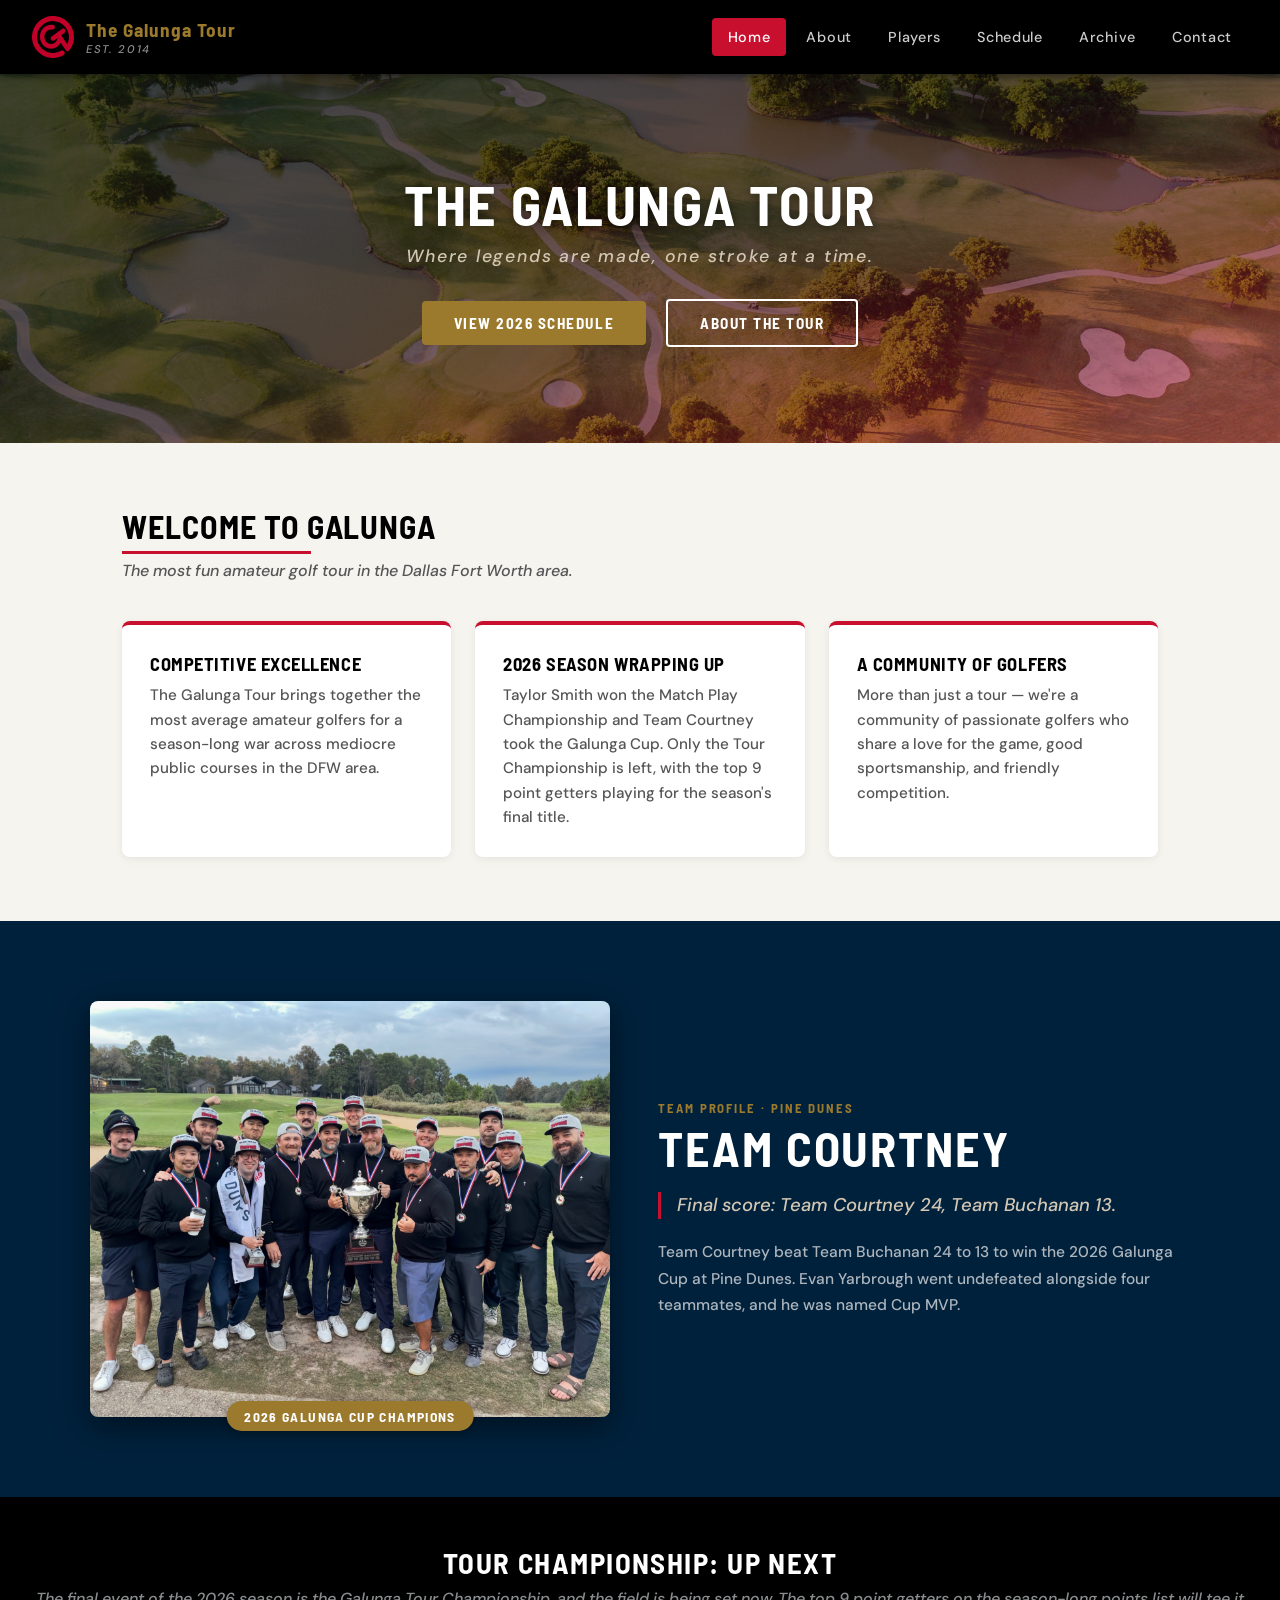
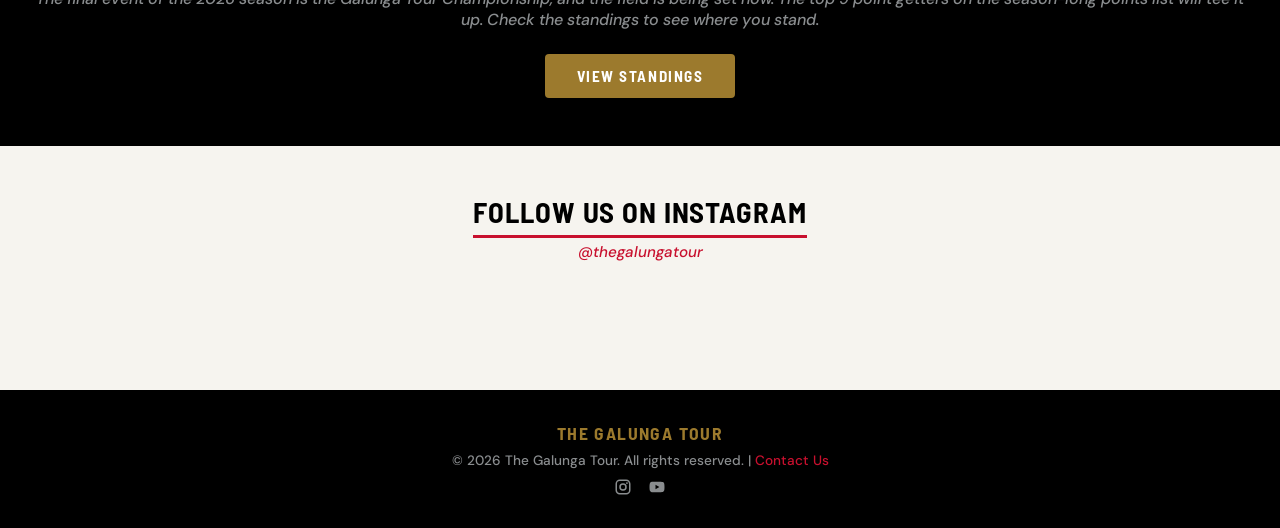
<file: index.html>
<!DOCTYPE html>
<html lang="en">
<head>
  <!-- Google tag (gtag.js) -->
  <script async src="https://www.googletagmanager.com/gtag/js?id=G-6ET2TRNGVK"></script>
  <script>
    window.dataLayer = window.dataLayer || [];
    function gtag(){dataLayer.push(arguments);}
    gtag('js', new Date());
    gtag('config', 'G-6ET2TRNGVK');
  </script>
  <meta charset="UTF-8">
  <meta name="viewport" content="width=device-width, initial-scale=1.0">
  <meta name="description" content="The Galunga Tour is a competitive amateur golf circuit founded in 2014. Nine events, 50+ members, and a season-long points race culminating in the Galunga Cup.">
  <!-- Open Graph -->
  <meta property="og:type" content="website">
  <meta property="og:site_name" content="The Galunga Tour">
  <meta property="og:title" content="The Galunga Tour">
  <meta property="og:description" content="The Galunga Tour is a competitive amateur golf circuit founded in 2014. Nine events, 50+ members, and a season-long points race culminating in the Galunga Cup.">
  <meta property="og:url" content="https://galungatour.com/">
  <meta property="og:image" content="https://galungatour.com/hero.jpg">
  <!-- Twitter Card -->
  <meta name="twitter:card" content="summary_large_image">
  <meta name="twitter:title" content="The Galunga Tour">
  <meta name="twitter:description" content="The Galunga Tour is a competitive amateur golf circuit founded in 2014. Nine events, 50+ members, and a season-long points race culminating in the Galunga Cup.">
  <meta name="twitter:image" content="https://galungatour.com/hero.jpg">
  <link rel="canonical" href="https://galungatour.com/">
  <!-- Structured Data -->
  <script type="application/ld+json">
  {
    "@context": "https://schema.org",
    "@type": "SportsOrganization",
    "name": "The Galunga Tour",
    "url": "https://galungatour.com",
    "description": "A competitive amateur golf circuit founded in 2014 by Mickey Courtney and Justin Buchanan.",
    "foundingDate": "2014",
    "email": "thegalungatour@gmail.com",
    "sameAs": ["https://www.instagram.com/thegalungatour/"]
  }
  </script>
  <title>The Galunga Tour</title>
  <link rel="stylesheet" href="style.css">
  <link rel="shortcut icon" href="favicon.ico"><link rel="icon" type="image/png" sizes="192x192" href="favicon-192.png"><link rel="icon" type="image/png" sizes="48x48" href="favicon-48.png"><link rel="apple-touch-icon" href="favicon-192.png">
</head>
<body>

  <nav>
    <a href="/" class="nav-logo">
      <img src="logo-circle.svg" alt="The Galunga Tour" style="height:42px; width:42px;">
      <div>
        <div class="logo-text">The Galunga Tour</div>
        <div class="logo-sub">Est. 2014</div>
      </div>
    </a>
    <ul id="nav-menu">
      <li><a href="/" class="active">Home</a></li>
      <li><a href="about.html">About</a></li>
      <li><a href="players.html">Players</a></li>
      <li><a href="schedule.html">Schedule</a></li>
      <li><a href="archive.html">Archive</a></li>
      <li><a href="contact.html">Contact</a></li>
    </ul>
    <button class="nav-hamburger" aria-label="Toggle navigation" onclick="this.classList.toggle('open'); document.getElementById('nav-menu').classList.toggle('nav-open');"><span></span><span></span><span></span></button>
  </nav>

  <div class="hero">
    <div class="hero-content">
<h1>The Galunga Tour</h1>
      <p class="tagline">Where legends are made, one stroke at a time.</p>
      <a href="schedule.html" class="btn btn-gold">View 2026 Schedule</a>
      <a href="about.html" class="btn btn-outline">About the Tour</a>
    </div>
  </div>

  <div class="section">
    <h2 class="section-title">Welcome to Galunga</h2>
    <p class="section-sub">The most fun amateur golf tour in the Dallas Fort Worth area.</p>
    <div class="cards">
      <div class="card">
        <h3>Competitive Excellence</h3>
        <p>The Galunga Tour brings together the most average amateur golfers for a season-long war across mediocre public courses in the DFW area.</p>
      </div>
      <div class="card">
        <h3>2026 Season Wrapping Up</h3>
        <p>Taylor Smith won the Match Play Championship and Team Courtney took the Galunga Cup. Only the Tour Championship is left, with the top 9 point getters playing for the season's final title.</p>
      </div>
      <div class="card">
        <h3>A Community of Golfers</h3>
        <p>More than just a tour — we're a community of passionate golfers who share a love for the game, good sportsmanship, and friendly competition.</p>
      </div>
    </div>
  </div>

  <section class="spotlight-section spotlight-champs">
    <div class="spotlight-inner">
      <div class="spotlight-img-wrap">
        <img src="photos/team-courtney-cup.jpg" alt="Team Courtney celebrating with the Galunga Cup at Pine Dunes" class="spotlight-img">
        <div class="spotlight-badge">2026 Galunga Cup Champions</div>
      </div>
      <div class="spotlight-text">
        <p class="spotlight-eyebrow">Team Profile &middot; Pine Dunes</p>
        <h2 class="spotlight-name">Team Courtney</h2>
        <p class="spotlight-quote">Final score: Team Courtney 24, Team Buchanan 13.</p>
        <p class="spotlight-body">Team Courtney beat Team Buchanan 24 to 13 to win the 2026 Galunga Cup at Pine Dunes. Evan Yarbrough went undefeated alongside four teammates, and he was named Cup MVP.</p>
      </div>
    </div>
  </section>

  <!-- Featured Member module hidden
  <section class="spotlight-section">
    <div class="spotlight-inner">
      <div class="spotlight-img-wrap">
        <img src="photos/vinh-tran.jpg" alt="Vinh Tran — 2-Time Galunga Masters Champion" class="spotlight-img">
        <div class="spotlight-badge">2× Masters Champion</div>
      </div>
      <div class="spotlight-text">
        <p class="spotlight-eyebrow">Featured Member</p>
        <h2 class="spotlight-name">Vinh Tran</h2>
        <p class="spotlight-quote">"Some win it once and call it a legacy. Vinh won it twice and called it a Tuesday."</p>
        <p class="spotlight-body">A two-time Galunga Masters champion, Vinh Tran has cemented himself as one of the all-time greats of amateur green jackets. While others are still figuring out their pre-shot routine, Vinh is already fitting for his third.</p>
      </div>
    </div>
  </section>
  -->

  <div class="banner-strip">
    <h2>Tour Championship: Up Next</h2>
    <p>The final event of the 2026 season is the Galunga Tour Championship, and the field is being set now. The top 9 point getters on the season-long points list will tee it up. Check the standings to see where you stand.</p>
    <a href="schedule.html" class="btn btn-gold">View Standings</a>
  </div>


  <section class="instagram-section">
    <h2 class="section-title">Follow Us on Instagram</h2>
    <p class="section-sub"><a href="https://www.instagram.com/thegalungatour/" target="_blank" rel="noopener">@thegalungatour</a></p>
    <div class="instagram-widget">
      <behold-widget feed-id="NTfqhfTWit7omayOXOkf"></behold-widget>
      <script>
        (() => {
          const d=document,s=d.createElement("script");s.type="module";
          s.src="https://w.behold.so/widget.js";d.head.append(s);
        })();
      </script>
    </div>
  </section>

  <footer>
    <div class="footer-logo">The Galunga Tour</div>
    <p>&copy; 2026 The Galunga Tour. All rights reserved. | <a href="contact.html">Contact Us</a></p>
    <p style="margin-top:0.5rem; display:flex; justify-content:center; gap:1rem;"><a href="https://www.instagram.com/thegalungatour/" target="_blank" rel="noopener" style="color:var(--iron-gray);"><svg xmlns="http://www.w3.org/2000/svg" viewBox="0 0 24 24" width="18" height="18" fill="currentColor" style="vertical-align:middle;" aria-label="Instagram"><path d="M7.8 2h8.4C19.4 2 22 4.6 22 7.8v8.4a5.8 5.8 0 0 1-5.8 5.8H7.8C4.6 22 2 19.4 2 16.2V7.8A5.8 5.8 0 0 1 7.8 2m-.2 2A3.6 3.6 0 0 0 4 7.6v8.8C4 18.39 5.61 20 7.6 20h8.8a3.6 3.6 0 0 0 3.6-3.6V7.6C20 5.61 18.39 4 16.4 4H7.6m9.65 1.5a1.25 1.25 0 0 1 1.25 1.25A1.25 1.25 0 0 1 17.25 8 1.25 1.25 0 0 1 16 6.75a1.25 1.25 0 0 1 1.25-1.25M12 7a5 5 0 0 1 5 5 5 5 0 0 1-5 5 5 5 0 0 1-5-5 5 5 0 0 1 5-5m0 2a3 3 0 0 0-3 3 3 3 0 0 0 3 3 3 3 0 0 0 3-3 3 3 0 0 0-3-3z"/></svg></a><a href="https://www.youtube.com/@thegalungatour5022" target="_blank" rel="noopener" style="color:var(--iron-gray);"><svg xmlns="http://www.w3.org/2000/svg" viewBox="0 0 24 24" width="18" height="18" fill="currentColor" style="vertical-align:middle;" aria-label="YouTube"><path d="M10 15l5.19-3L10 9v6m11.56-7.83c.13.47.22 1.1.28 1.9.07.8.1 1.49.1 2.09L22 12c0 2.19-.16 3.8-.44 4.83-.25.9-.83 1.48-1.73 1.73-.47.13-1.33.22-2.65.28-1.3.07-2.49.1-3.59.1L12 19c-4.19 0-6.8-.16-7.83-.44-.9-.25-1.48-.83-1.73-1.73-.13-.47-.22-1.1-.28-1.9-.07-.8-.1-1.49-.1-2.09L2 12c0-2.19.16-3.8.44-4.83.25-.9.83-1.48 1.73-1.73.47-.13 1.33-.22 2.65-.28 1.3-.07 2.49-.1 3.59-.1L12 5c4.19 0 6.8.16 7.83.44.9.25 1.48.83 1.73 1.73z"/></svg></a></p>
  </footer>

</body>
</html>
</file>
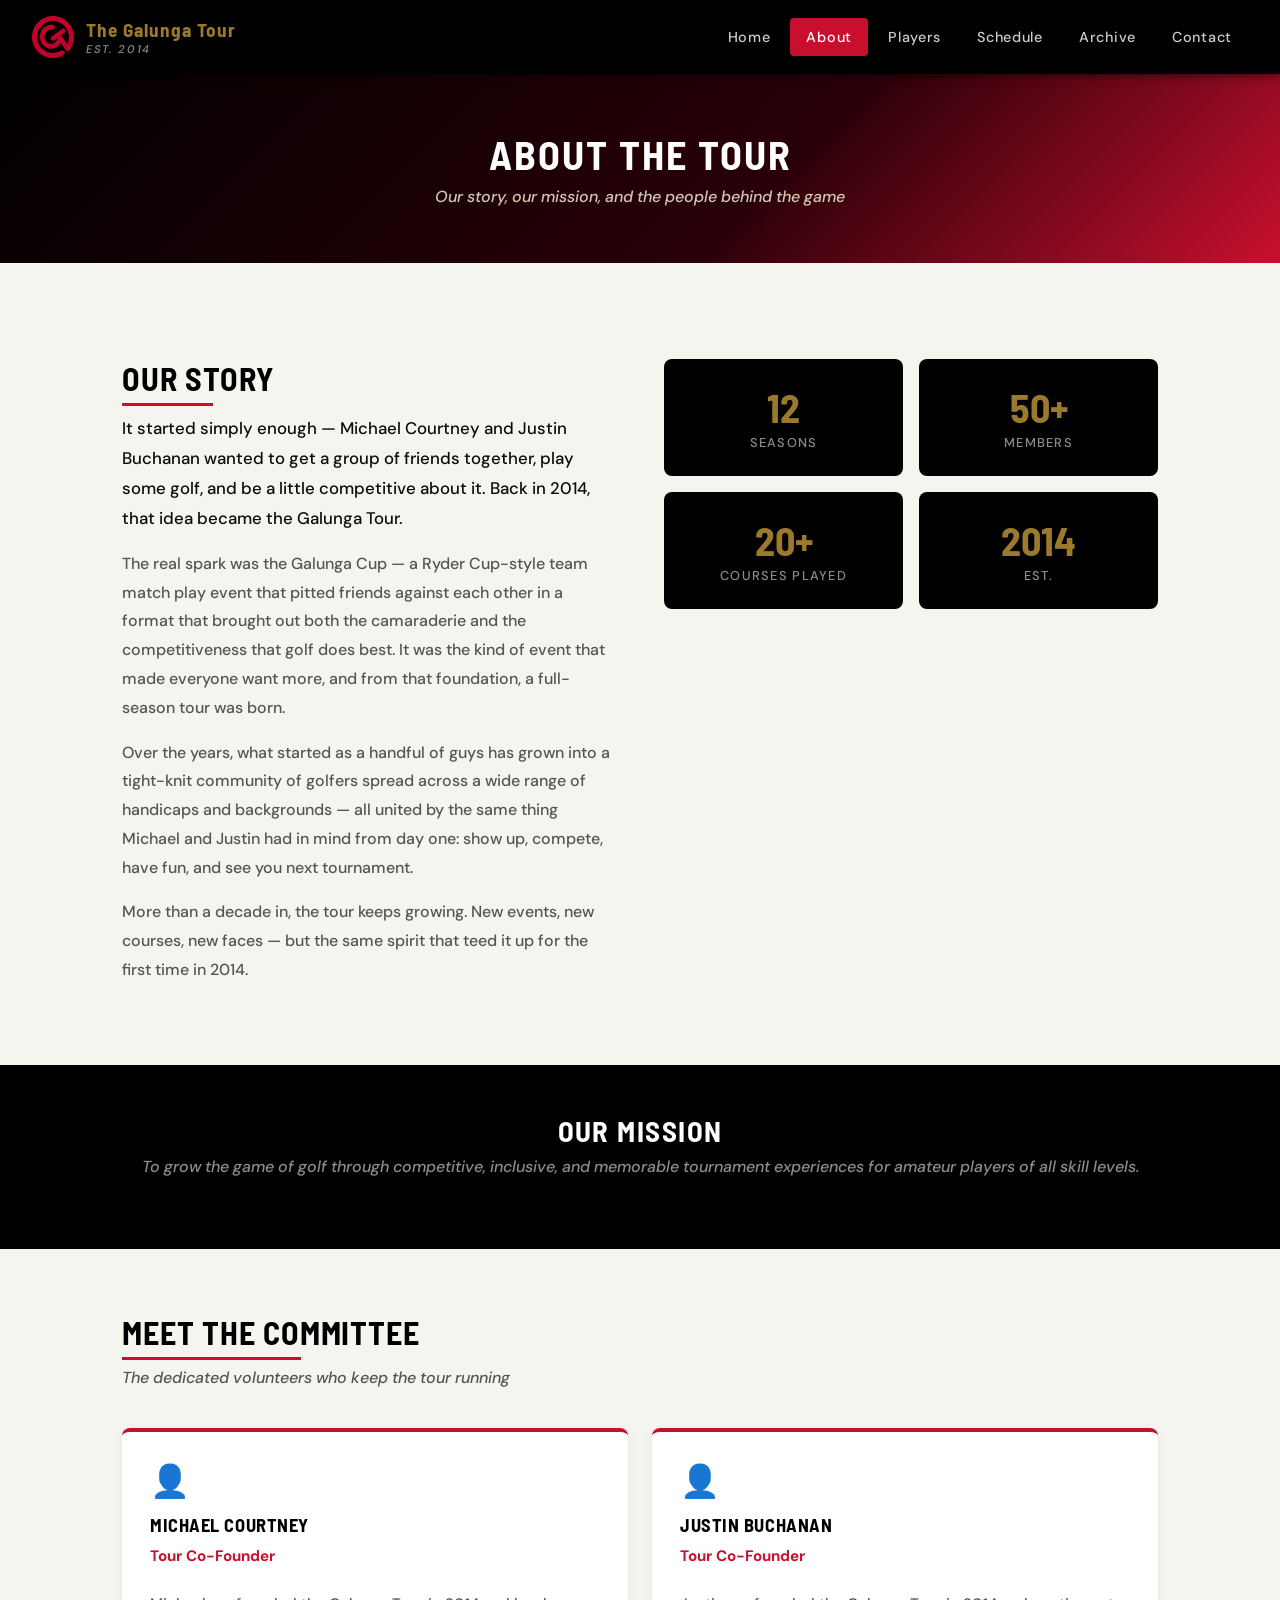
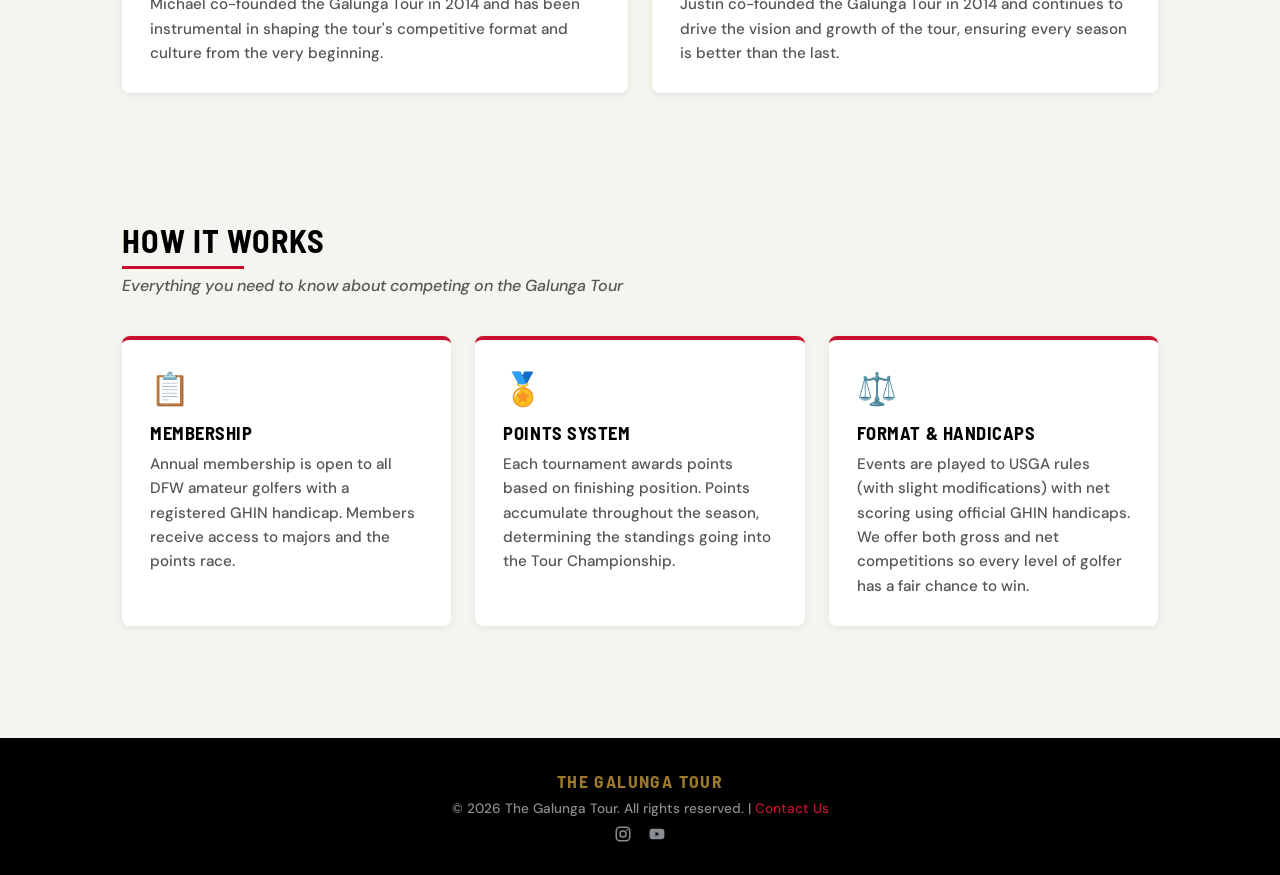
<file: about.html>
<!DOCTYPE html>
<html lang="en">
<head>
  <!-- Google tag (gtag.js) -->
  <script async src="https://www.googletagmanager.com/gtag/js?id=G-6ET2TRNGVK"></script>
  <script>
    window.dataLayer = window.dataLayer || [];
    function gtag(){dataLayer.push(arguments);}
    gtag('js', new Date());
    gtag('config', 'G-6ET2TRNGVK');
  </script>
  <meta charset="UTF-8">
  <meta name="viewport" content="width=device-width, initial-scale=1.0">
  <meta name="description" content="Learn about The Galunga Tour — founded in 2014 by Michael Courtney and Justin Buchanan. 50+ members, 20+ courses, and 12 seasons of competitive amateur golf.">
  <!-- Open Graph -->
  <meta property="og:type" content="website">
  <meta property="og:site_name" content="The Galunga Tour">
  <meta property="og:title" content="About Us – The Galunga Tour">
  <meta property="og:description" content="Learn about The Galunga Tour — founded in 2014 by Michael Courtney and Justin Buchanan. 50+ members, 20+ courses, and 12 seasons of competitive amateur golf.">
  <meta property="og:url" content="https://galungatour.com/about.html">
  <meta property="og:image" content="https://galungatour.com/hero.jpg">
  <!-- Twitter Card -->
  <meta name="twitter:card" content="summary_large_image">
  <meta name="twitter:title" content="About Us – The Galunga Tour">
  <meta name="twitter:description" content="Learn about The Galunga Tour — founded in 2014 by Michael Courtney and Justin Buchanan. 50+ members, 20+ courses, and 12 seasons of competitive amateur golf.">
  <meta name="twitter:image" content="https://galungatour.com/hero.jpg">
  <link rel="canonical" href="https://galungatour.com/about.html">
  <title>About Us – The Galunga Tour</title>
  <link rel="stylesheet" href="style.css">
  <link rel="shortcut icon" href="favicon.ico"><link rel="icon" type="image/png" sizes="192x192" href="favicon-192.png"><link rel="icon" type="image/png" sizes="48x48" href="favicon-48.png"><link rel="apple-touch-icon" href="favicon-192.png">
</head>
<body>

  <nav>
    <a href="/" class="nav-logo">
      <img src="logo-circle.svg" alt="The Galunga Tour" style="height:42px; width:42px;">
      <div>
        <div class="logo-text">The Galunga Tour</div>
        <div class="logo-sub">Est. 2014</div>
      </div>
    </a>
    <ul id="nav-menu">
      <li><a href="/">Home</a></li>
      <li><a href="about.html" class="active">About</a></li>
      <li><a href="players.html">Players</a></li>
      <li><a href="schedule.html">Schedule</a></li>
      <li><a href="archive.html">Archive</a></li>
      <li><a href="contact.html">Contact</a></li>
    </ul>
    <button class="nav-hamburger" aria-label="Toggle navigation" onclick="this.classList.toggle('open'); document.getElementById('nav-menu').classList.toggle('nav-open');"><span></span><span></span><span></span></button>
  </nav>

  <div class="page-hero">
    <h1>About the Tour</h1>
    <p>Our story, our mission, and the people behind the game</p>
  </div>

  <div class="section">
    <div class="about-grid">
      <div class="about-text">
        <h2 class="section-title">Our Story</h2>
        <br>
        <p>It started simply enough — Michael Courtney and Justin Buchanan wanted to get a group of friends together, play some golf, and be a little competitive about it. Back in 2014, that idea became the Galunga Tour.</p>
        <p>The real spark was the Galunga Cup — a Ryder Cup-style team match play event that pitted friends against each other in a format that brought out both the camaraderie and the competitiveness that golf does best. It was the kind of event that made everyone want more, and from that foundation, a full-season tour was born.</p>
        <p>Over the years, what started as a handful of guys has grown into a tight-knit community of golfers spread across a wide range of handicaps and backgrounds — all united by the same thing Michael and Justin had in mind from day one: show up, compete, have fun, and see you next tournament.</p>
        <p>More than a decade in, the tour keeps growing. New events, new courses, new faces — but the same spirit that teed it up for the first time in 2014.</p>
      </div>
      <div>
        <div class="stat-grid">
          <div class="stat-box">
            <span class="stat-number">12</span>
            <span class="stat-label">Seasons</span>
          </div>
          <div class="stat-box">
            <span class="stat-number">50+</span>
            <span class="stat-label">Members</span>
          </div>
          <div class="stat-box">
            <span class="stat-number">20+</span>
            <span class="stat-label">Courses Played</span>
          </div>
          <div class="stat-box">
            <span class="stat-number">2014</span>
            <span class="stat-label">Est.</span>
          </div>
        </div>
      </div>
    </div>
  </div>

  <div class="banner-strip">
    <h2>Our Mission</h2>
    <p>To grow the game of golf through competitive, inclusive, and memorable tournament experiences for amateur players of all skill levels.</p>
  </div>

  <div class="section">
    <h2 class="section-title">Meet the Committee</h2>
    <p class="section-sub">The dedicated volunteers who keep the tour running</p>
    <div class="cards">
      <div class="card">
        <div class="card-icon">👤</div>
        <h3>Michael Courtney</h3>
        <p><strong style="color:var(--red)">Tour Co-Founder</strong><br><br>Michael co-founded the Galunga Tour in 2014 and has been instrumental in shaping the tour's competitive format and culture from the very beginning.</p>
      </div>
      <div class="card">
        <div class="card-icon">👤</div>
        <h3>Justin Buchanan</h3>
        <p><strong style="color:var(--red)">Tour Co-Founder</strong><br><br>Justin co-founded the Galunga Tour in 2014 and continues to drive the vision and growth of the tour, ensuring every season is better than the last.</p>
      </div>
    </div>
  </div>

  <div class="section">
    <h2 class="section-title">How It Works</h2>
    <p class="section-sub">Everything you need to know about competing on the Galunga Tour</p>
    <div class="cards">
      <div class="card">
        <div class="card-icon">📋</div>
        <h3>Membership</h3>
        <p>Annual membership is open to all DFW amateur golfers with a registered GHIN handicap. Members receive access to majors and the points race.</p>
      </div>
      <div class="card">
        <div class="card-icon">🏅</div>
        <h3>Points System</h3>
        <p>Each tournament awards points based on finishing position. Points accumulate throughout the season, determining the standings going into the Tour Championship.</p>
      </div>
      <div class="card">
        <div class="card-icon">⚖️</div>
        <h3>Format &amp; Handicaps</h3>
        <p>Events are played to USGA rules (with slight modifications) with net scoring using official GHIN handicaps. We offer both gross and net competitions so every level of golfer has a fair chance to win.</p>
      </div>
    </div>
  </div>

  <footer>
    <div class="footer-logo">The Galunga Tour</div>
    <p>&copy; 2026 The Galunga Tour. All rights reserved. | <a href="contact.html">Contact Us</a></p>
    <p style="margin-top:0.5rem; display:flex; justify-content:center; gap:1rem;"><a href="https://www.instagram.com/thegalungatour/" target="_blank" rel="noopener" style="color:var(--iron-gray);"><svg xmlns="http://www.w3.org/2000/svg" viewBox="0 0 24 24" width="18" height="18" fill="currentColor" style="vertical-align:middle;" aria-label="Instagram"><path d="M7.8 2h8.4C19.4 2 22 4.6 22 7.8v8.4a5.8 5.8 0 0 1-5.8 5.8H7.8C4.6 22 2 19.4 2 16.2V7.8A5.8 5.8 0 0 1 7.8 2m-.2 2A3.6 3.6 0 0 0 4 7.6v8.8C4 18.39 5.61 20 7.6 20h8.8a3.6 3.6 0 0 0 3.6-3.6V7.6C20 5.61 18.39 4 16.4 4H7.6m9.65 1.5a1.25 1.25 0 0 1 1.25 1.25A1.25 1.25 0 0 1 17.25 8 1.25 1.25 0 0 1 16 6.75a1.25 1.25 0 0 1 1.25-1.25M12 7a5 5 0 0 1 5 5 5 5 0 0 1-5 5 5 5 0 0 1-5-5 5 5 0 0 1 5-5m0 2a3 3 0 0 0-3 3 3 3 0 0 0 3 3 3 3 0 0 0 3-3 3 3 0 0 0-3-3z"/></svg></a><a href="https://www.youtube.com/@thegalungatour5022" target="_blank" rel="noopener" style="color:var(--iron-gray);"><svg xmlns="http://www.w3.org/2000/svg" viewBox="0 0 24 24" width="18" height="18" fill="currentColor" style="vertical-align:middle;" aria-label="YouTube"><path d="M10 15l5.19-3L10 9v6m11.56-7.83c.13.47.22 1.1.28 1.9.07.8.1 1.49.1 2.09L22 12c0 2.19-.16 3.8-.44 4.83-.25.9-.83 1.48-1.73 1.73-.47.13-1.33.22-2.65.28-1.3.07-2.49.1-3.59.1L12 19c-4.19 0-6.8-.16-7.83-.44-.9-.25-1.48-.83-1.73-1.73-.13-.47-.22-1.1-.28-1.9-.07-.8-.1-1.49-.1-2.09L2 12c0-2.19.16-3.8.44-4.83.25-.9.83-1.48 1.73-1.73.47-.13 1.33-.22 2.65-.28 1.3-.07 2.49-.1 3.59-.1L12 5c4.19 0 6.8.16 7.83.44.9.25 1.48.83 1.73 1.73z"/></svg></a></p>
  </footer>

</body>
</html>
</file>
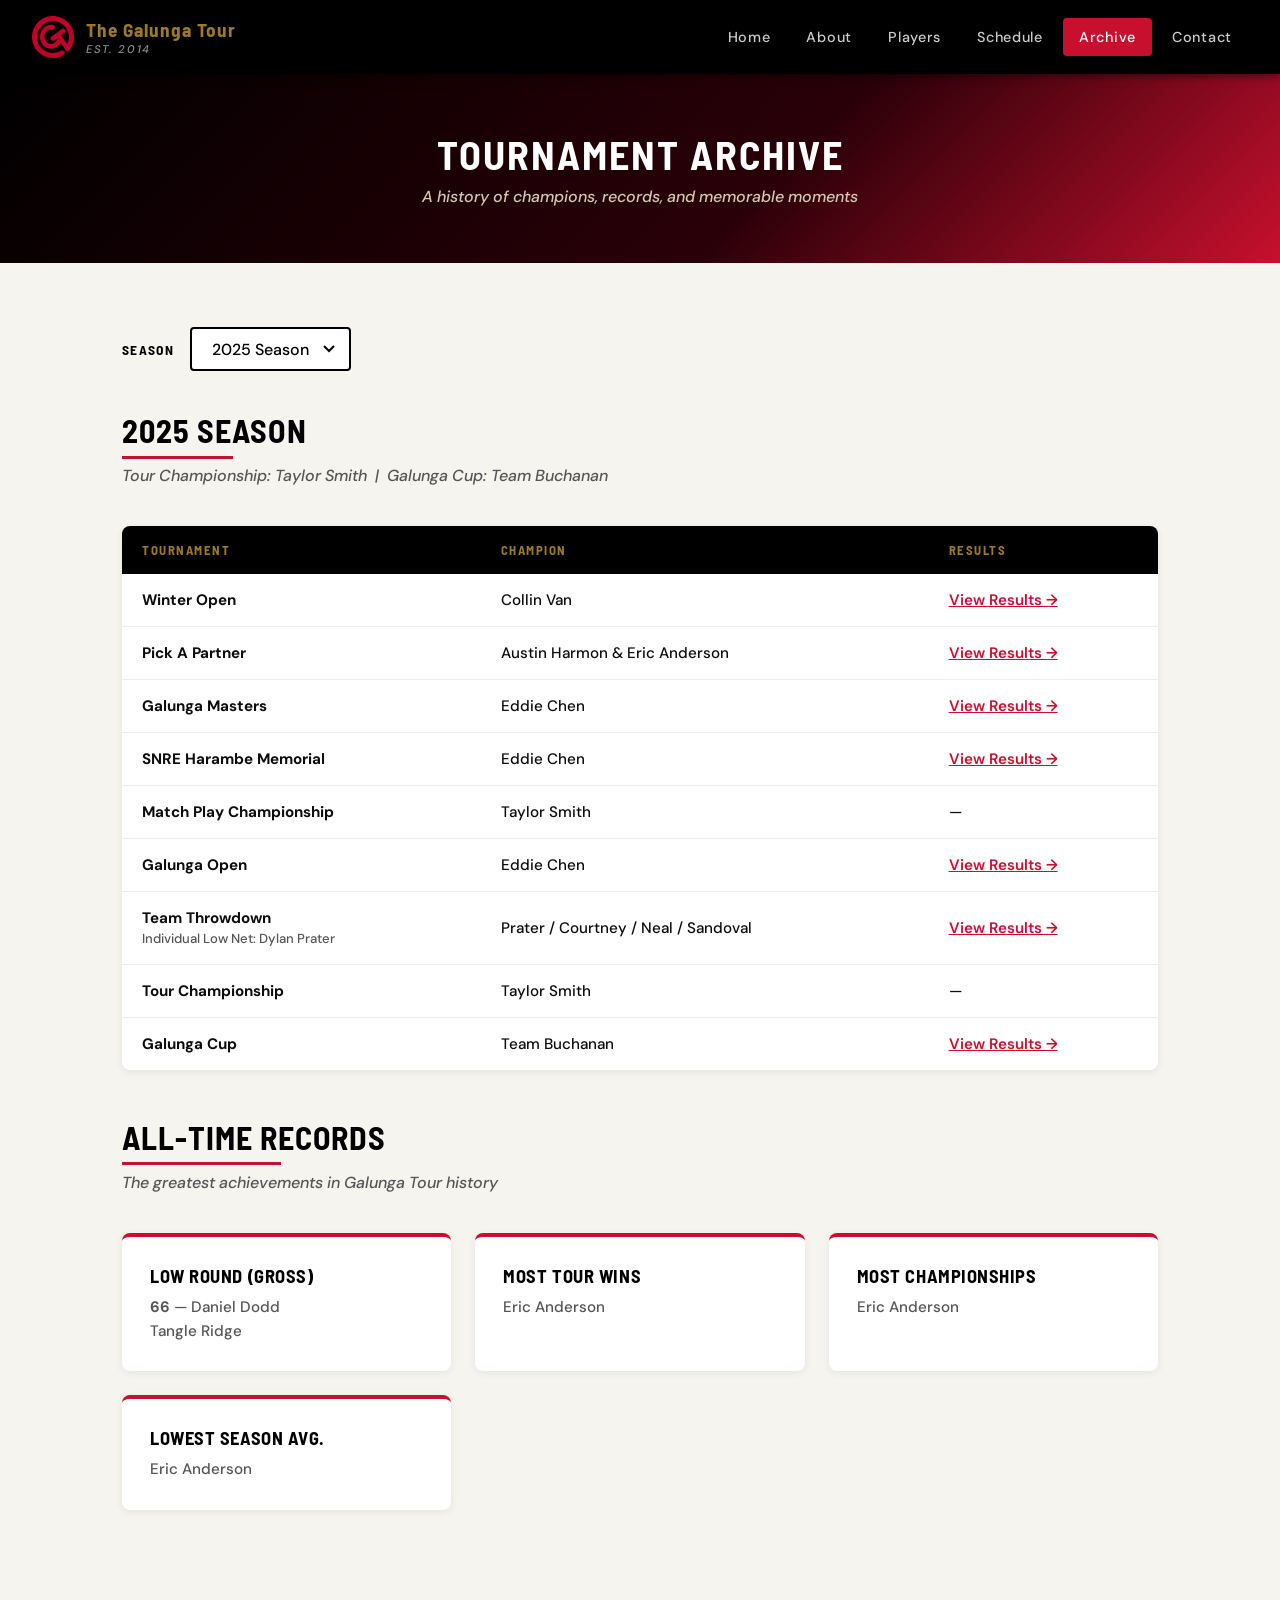
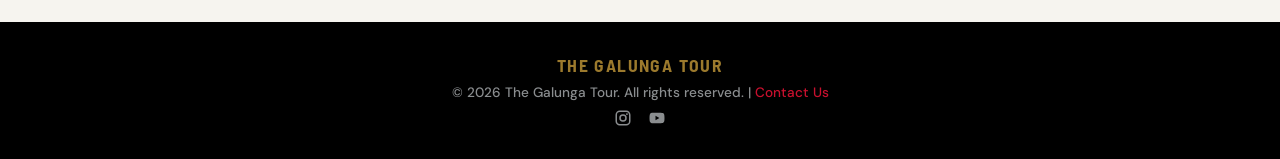
<file: archive.html>
<!DOCTYPE html>
<html lang="en">
<head>
  <!-- Google tag (gtag.js) -->
  <script async src="https://www.googletagmanager.com/gtag/js?id=G-6ET2TRNGVK"></script>
  <script>
    window.dataLayer = window.dataLayer || [];
    function gtag(){dataLayer.push(arguments);}
    gtag('js', new Date());
    gtag('config', 'G-6ET2TRNGVK');
  </script>
  <meta charset="UTF-8">
  <meta name="viewport" content="width=device-width, initial-scale=1.0">
  <meta name="description" content="Historical tournament results and all-time records for The Galunga Tour, dating back to 2021. View champions, scores, and full GolfGenius result links.">
  <!-- Open Graph -->
  <meta property="og:type" content="website">
  <meta property="og:site_name" content="The Galunga Tour">
  <meta property="og:title" content="Tournament Archive – The Galunga Tour">
  <meta property="og:description" content="Historical tournament results and all-time records for The Galunga Tour, dating back to 2021. View champions, scores, and full GolfGenius result links.">
  <meta property="og:url" content="https://galungatour.com/archive.html">
  <meta property="og:image" content="https://galungatour.com/hero.jpg">
  <!-- Twitter Card -->
  <meta name="twitter:card" content="summary_large_image">
  <meta name="twitter:title" content="Tournament Archive – The Galunga Tour">
  <meta name="twitter:description" content="Historical tournament results and all-time records for The Galunga Tour, dating back to 2021. View champions, scores, and full GolfGenius result links.">
  <meta name="twitter:image" content="https://galungatour.com/hero.jpg">
  <link rel="canonical" href="https://galungatour.com/archive.html">
  <title>Tournament Archive – The Galunga Tour</title>
  <link rel="stylesheet" href="style.css">
  <link rel="shortcut icon" href="favicon.ico"><link rel="icon" type="image/png" sizes="192x192" href="favicon-192.png"><link rel="icon" type="image/png" sizes="48x48" href="favicon-48.png"><link rel="apple-touch-icon" href="favicon-192.png">
</head>
<body>

  <nav>
    <a href="/" class="nav-logo">
      <img src="logo-circle.svg" alt="The Galunga Tour" style="height:42px; width:42px;">
      <div>
        <div class="logo-text">The Galunga Tour</div>
        <div class="logo-sub">Est. 2014</div>
      </div>
    </a>
    <ul id="nav-menu">
      <li><a href="/">Home</a></li>
      <li><a href="about.html">About</a></li>
      <li><a href="players.html">Players</a></li>
      <li><a href="schedule.html">Schedule</a></li>
      <li><a href="archive.html" class="active">Archive</a></li>
      <li><a href="contact.html">Contact</a></li>
    </ul>
    <button class="nav-hamburger" aria-label="Toggle navigation" onclick="this.classList.toggle('open'); document.getElementById('nav-menu').classList.toggle('nav-open');"><span></span><span></span><span></span></button>
  </nav>

  <div class="page-hero">
    <h1>Tournament Archive</h1>
    <p>A history of champions, records, and memorable moments</p>
  </div>

  <div class="section">

    <!-- Year Selector -->
    <div style="display:flex; align-items:center; gap:1rem; margin-bottom:2.5rem; flex-wrap:wrap;">
      <label for="year-select" style="font-family:var(--font-title); font-weight:700; font-size:0.85rem; letter-spacing:0.1em; text-transform:uppercase; color:var(--black);">Season</label>
      <select id="year-select" onchange="showSeason(this.value)" style="font-family:var(--font-body); font-size:1rem; padding:0.6rem 1.25rem; border:2px solid var(--black); border-radius:4px; background:white; color:var(--black); cursor:pointer; font-weight:500; appearance:none; -webkit-appearance:none; background-image:url('data:image/svg+xml,<svg xmlns=%22http://www.w3.org/2000/svg%22 width=%2212%22 height=%228%22 viewBox=%220 0 12 8%22><path d=%22M1 1l5 5 5-5%22 stroke=%22%23000%22 stroke-width=%222%22 fill=%22none%22/></svg>'); background-repeat:no-repeat; background-position:right 0.9rem center; padding-right:2.5rem;">
        <option value="2025">2025 Season</option>
        <option value="2024">2024 Season</option>
        <option value="2023">2023 Season</option>
        <option value="2022">2022 Season</option>
        <option value="2021">2021 Season</option>
      </select>
    </div>

    <!-- 2025 -->
    <div id="season-2025" class="season-section">
      <h2 class="section-title">2025 Season</h2>
      <p class="section-sub">Tour Championship: Taylor Smith &nbsp;|&nbsp; Galunga Cup: Team Buchanan</p>
      <table>
        <thead>
          <tr>
            <th>Tournament</th>
            <th>Champion</th>
            <th>Results</th>
          </tr>
        </thead>
        <tbody>
          <tr>
            <td><strong>Winter Open</strong></td>
            <td>Collin Van</td>
            <td><a href="https://www.golfgenius.com/pages/11480655497682535713" target="_blank" rel="noopener" style="color:var(--red); font-weight:600; white-space:nowrap;">View Results →</a></td>
          </tr>
          <tr>
            <td><strong>Pick A Partner</strong></td>
            <td>Austin Harmon &amp; Eric Anderson</td>
            <td><a href="https://www.golfgenius.com/pages/11645471195100398751" target="_blank" rel="noopener" style="color:var(--red); font-weight:600; white-space:nowrap;">View Results →</a></td>
          </tr>
          <tr>
            <td><strong>Galunga Masters</strong></td>
            <td>Eddie Chen</td>
            <td><a href="https://www.golfgenius.com/leagues/11538596769961133419/rounds/11538596957496853947/v2tournaments" target="_blank" rel="noopener" style="color:var(--red); font-weight:600; white-space:nowrap;">View Results →</a></td>
          </tr>
          <tr>
            <td><strong>SNRE Harambe Memorial</strong></td>
            <td>Eddie Chen</td>
            <td><a href="https://www.golfgenius.com/leagues/11707129602727003223/rounds/11707129770499163202/v2tournaments" target="_blank" rel="noopener" style="color:var(--red); font-weight:600; white-space:nowrap;">View Results →</a></td>
          </tr>
          <tr>
            <td><strong>Match Play Championship</strong></td>
            <td>Taylor Smith</td>
            <td>—</td>
          </tr>
          <tr>
            <td><strong>Galunga Open</strong></td>
            <td>Eddie Chen</td>
            <td><a href="https://www.golfgenius.com/pages/11817259317529199910" target="_blank" rel="noopener" style="color:var(--red); font-weight:600; white-space:nowrap;">View Results →</a></td>
          </tr>
          <tr>
            <td>
              <strong>Team Throwdown</strong><br>
              <span style="font-size:0.82rem; color:var(--text-light);">Individual Low Net: Dylan Prater</span>
            </td>
            <td>Prater / Courtney / Neal / Sandoval</td>
            <td><a href="https://www.golfgenius.com/pages/11885881156840768731" target="_blank" rel="noopener" style="color:var(--red); font-weight:600; white-space:nowrap;">View Results →</a></td>
          </tr>
          <tr>
            <td><strong>Tour Championship</strong></td>
            <td>Taylor Smith</td>
            <td>—</td>
          </tr>
          <tr>
            <td><strong>Galunga Cup</strong></td>
            <td>Team Buchanan</td>
            <td><a href="https://www.golfgenius.com/pages/12030958691999073509" target="_blank" rel="noopener" style="color:var(--red); font-weight:600; white-space:nowrap;">View Results →</a></td>
          </tr>
        </tbody>
      </table>
    </div>

    <!-- 2024 -->
    <div id="season-2024" class="season-section" style="display:none;">
      <h2 class="section-title">2024 Season</h2>
      <p class="section-sub">Tour Championship: Eric Anderson &nbsp;|&nbsp; Match Play Championship: Taylor Smith &nbsp;|&nbsp; Galunga Cup: Team Buchanan</p>
      <table>
        <thead>
          <tr>
            <th>Tournament</th>
            <th>Champion</th>
            <th>Results</th>
          </tr>
        </thead>
        <tbody>
          <tr>
            <td><strong>Winter Open</strong></td>
            <td>Marc Tardif</td>
            <td><a href="https://www.golfgenius.com/pages/10286073443677947045" target="_blank" rel="noopener" style="color:var(--red); font-weight:600; white-space:nowrap;">View Results →</a></td>
          </tr>
          <tr>
            <td><strong>Pick A Partner</strong></td>
            <td>Ryan Addington &amp; Brett Lachance</td>
            <td><a href="https://www.golfgenius.com/pages/10395900133840569765" target="_blank" rel="noopener" style="color:var(--red); font-weight:600; white-space:nowrap;">View Results →</a></td>
          </tr>
          <tr>
            <td><strong>Galunga Masters</strong></td>
            <td>Mike Panko</td>
            <td><a href="https://www.golfgenius.com/leagues/10483858302398678167/rounds/10483858503658161473/v2tournaments" target="_blank" rel="noopener" style="color:var(--red); font-weight:600; white-space:nowrap;">View Results →</a></td>
          </tr>
          <tr>
            <td><strong>SNRE Harambe Memorial</strong></td>
            <td>Dylan Prater</td>
            <td><a href="https://www.golfgenius.com/pages/10613935305780151566" target="_blank" rel="noopener" style="color:var(--red); font-weight:600; white-space:nowrap;">View Results →</a></td>
          </tr>
          <tr>
            <td><strong>Match Play Championship</strong></td>
            <td>Taylor Smith</td>
            <td>—</td>
          </tr>
          <tr>
            <td><strong>Galunga Open</strong></td>
            <td>Eric Anderson</td>
            <td><a href="https://www.golfgenius.com/pages/10750603566797341960" target="_blank" rel="noopener" style="color:var(--red); font-weight:600; white-space:nowrap;">View Results →</a></td>
          </tr>
          <tr>
            <td><strong>Team Throwdown</strong></td>
            <td>Prater / Neal / Courtney / Sandoval</td>
            <td><a href="https://www.golfgenius.com/pages/10935967761511269840" target="_blank" rel="noopener" style="color:var(--red); font-weight:600; white-space:nowrap;">View Results →</a></td>
          </tr>
          <tr>
            <td><strong>Tour Championship</strong></td>
            <td>Eric Anderson</td>
            <td><a href="https://www.golfgenius.com/pages/11400209329937237433" target="_blank" rel="noopener" style="color:var(--red); font-weight:600; white-space:nowrap;">View Results →</a></td>
          </tr>
          <tr>
            <td><strong>Galunga Cup</strong></td>
            <td>Team Buchanan</td>
            <td><a href="https://www.golfgenius.com/pages/11101253117562373166" target="_blank" rel="noopener" style="color:var(--red); font-weight:600; white-space:nowrap;">View Results →</a></td>
          </tr>
        </tbody>
      </table>
    </div>

    <!-- 2023 -->
    <div id="season-2023" class="season-section" style="display:none;">
      <h2 class="section-title">2023 Season</h2>
      <p class="section-sub">Galunga Open: Collin Van &nbsp;|&nbsp; Galunga Cup: Team Courtney</p>
      <table>
        <thead>
          <tr>
            <th>Tournament</th>
            <th>Champion</th>
            <th>Results</th>
          </tr>
        </thead>
        <tbody>
          <tr>
            <td><strong>Winter Open</strong></td>
            <td>Troy Rakestraw</td>
            <td><a href="https://www.golfgenius.com/pages/9216899145866986545" target="_blank" rel="noopener" style="color:var(--red); font-weight:600; white-space:nowrap;">View Results →</a></td>
          </tr>
          <tr>
            <td><strong>Pick A Partner</strong></td>
            <td>Brad Langeloh &amp; Troy Rakestraw</td>
            <td><a href="https://www.golfgenius.com/pages/9355912916139820342" target="_blank" rel="noopener" style="color:var(--red); font-weight:600; white-space:nowrap;">View Results →</a></td>
          </tr>
          <tr>
            <td><strong>Galunga Masters</strong></td>
            <td>Danny Horrell</td>
            <td><a href="https://www.golfgenius.com/leagues/9395823285020706066/rounds/9395823423332074954/v2tournaments" target="_blank" rel="noopener" style="color:var(--red); font-weight:600; white-space:nowrap;">View Results →</a></td>
          </tr>
          <tr>
            <td><strong>SNRE Harambe Memorial</strong></td>
            <td>Ben Mullikin</td>
            <td><a href="https://www.golfgenius.com/pages/9520661960396424702" target="_blank" rel="noopener" style="color:var(--red); font-weight:600; white-space:nowrap;">View Results →</a></td>
          </tr>
          <tr>
            <td><strong>Match Play Championship</strong></td>
            <td>—</td>
            <td>—</td>
          </tr>
          <tr>
            <td><strong>Galunga Open</strong></td>
            <td>Collin Van</td>
            <td><a href="https://www.golfgenius.com/pages/9618937099625481454" target="_blank" rel="noopener" style="color:var(--red); font-weight:600; white-space:nowrap;">View Results →</a></td>
          </tr>
          <tr>
            <td><strong>Team Throwdown</strong></td>
            <td>Yarbrough / Tran / Lachance / Neal</td>
            <td><a href="https://www.golfgenius.com/pages/9790212195626305007" target="_blank" rel="noopener" style="color:var(--red); font-weight:600; white-space:nowrap;">View Results →</a></td>
          </tr>
          <tr>
            <td><strong>Tour Championship</strong></td>
            <td>Troy Rakestraw</td>
            <td><a href="https://www.golfgenius.com/pages/9996866807568319635" target="_blank" rel="noopener" style="color:var(--red); font-weight:600; white-space:nowrap;">View Results →</a></td>
          </tr>
          <tr>
            <td><strong>Galunga Cup</strong></td>
            <td>Team Courtney</td>
            <td><a href="https://www.golfgenius.com/pages/10028510793487664291" target="_blank" rel="noopener" style="color:var(--red); font-weight:600; white-space:nowrap;">View Results →</a></td>
          </tr>
        </tbody>
      </table>
    </div>

    <!-- 2022 -->
    <div id="season-2022" class="season-section" style="display:none;">
      <h2 class="section-title">2022 Season</h2>
      <p class="section-sub">Galunga Open: Marc Tardif &nbsp;|&nbsp; Galunga Cup: Team Buchanan</p>
      <table>
        <thead>
          <tr>
            <th>Tournament</th>
            <th>Champion</th>
            <th>Results</th>
          </tr>
        </thead>
        <tbody>
          <tr>
            <td><strong>Winter Open</strong></td>
            <td>Ryan Addington</td>
            <td><a href="https://www.golfgenius.com/pages/8166576783911601659" target="_blank" rel="noopener" style="color:var(--red); font-weight:600; white-space:nowrap;">View Results →</a></td>
          </tr>
          <tr>
            <td><strong>Pick A Partner</strong></td>
            <td>Justin Buchanan &amp; Eddie Chen</td>
            <td><a href="https://www.golfgenius.com/pages/8276949852433204592" target="_blank" rel="noopener" style="color:var(--red); font-weight:600; white-space:nowrap;">View Results →</a></td>
          </tr>
          <tr>
            <td><strong>Galunga Masters</strong></td>
            <td>Justin Buchanan</td>
            <td><a href="https://www.golfgenius.com/leagues/8363513784647599457/rounds/8363513948057683290/v2tournaments" target="_blank" rel="noopener" style="color:var(--red); font-weight:600; white-space:nowrap;">View Results →</a></td>
          </tr>
          <tr>
            <td><strong>SNRE Harambe Memorial</strong></td>
            <td>Evan Yarbrough</td>
            <td><a href="https://www.golfgenius.com/pages/8463344759807722637" target="_blank" rel="noopener" style="color:var(--red); font-weight:600; white-space:nowrap;">View Results →</a></td>
          </tr>
          <tr>
            <td><strong>Match Play Championship</strong></td>
            <td>—</td>
            <td>—</td>
          </tr>
          <tr>
            <td><strong>Galunga Open</strong></td>
            <td>Marc Tardif</td>
            <td><a href="https://www.golfgenius.com/pages/8581548345292539017" target="_blank" rel="noopener" style="color:var(--red); font-weight:600; white-space:nowrap;">View Results →</a></td>
          </tr>
          <tr>
            <td><strong>Team Throwdown</strong></td>
            <td>Rakestraw / McGaffey / Langeloh / Prater</td>
            <td><a href="https://www.golfgenius.com/pages/8682470531955475788" target="_blank" rel="noopener" style="color:var(--red); font-weight:600; white-space:nowrap;">View Results →</a></td>
          </tr>
          <tr>
            <td><strong>Tour Championship</strong></td>
            <td>Mike Panko</td>
            <td><a href="https://www.golfgenius.com/pages/8946405766353438102" target="_blank" rel="noopener" style="color:var(--red); font-weight:600; white-space:nowrap;">View Results →</a></td>
          </tr>
          <tr>
            <td><strong>Galunga Cup</strong></td>
            <td>Team Buchanan</td>
            <td><a href="https://www.golfgenius.com/pages/8946427743734646179" target="_blank" rel="noopener" style="color:var(--red); font-weight:600; white-space:nowrap;">View Results →</a></td>
          </tr>
        </tbody>
      </table>
    </div>

    <!-- 2021 -->
    <div id="season-2021" class="season-section" style="display:none;">
      <h2 class="section-title">2021 Season</h2>
      <p class="section-sub">Tour Championship: Mike Panko &nbsp;|&nbsp; Galunga Cup: Team Courtney</p>
      <table>
        <thead>
          <tr>
            <th>Tournament</th>
            <th>Champion</th>
            <th>Results</th>
          </tr>
        </thead>
        <tbody>
          <tr>
            <td><strong>Winter Open</strong></td>
            <td>Danny Horrell</td>
            <td><a href="https://www.golfgenius.com/pages/7056567403882267944" target="_blank" rel="noopener" style="color:var(--red); font-weight:600; white-space:nowrap;">View Results →</a></td>
          </tr>
          <tr>
            <td><strong>Pick A Partner</strong></td>
            <td>Ryan Addington &amp; Brett Lachance</td>
            <td><a href="https://www.golfgenius.com/pages/7140978785125450995" target="_blank" rel="noopener" style="color:var(--red); font-weight:600; white-space:nowrap;">View Results →</a></td>
          </tr>
          <tr>
            <td><strong>Galunga Masters</strong></td>
            <td>Mike Panko</td>
            <td><a href="https://www.golfgenius.com/leagues/7167361363663177189/rounds/7360737458889213377/v2tournaments" target="_blank" rel="noopener" style="color:var(--red); font-weight:600; white-space:nowrap;">View Results →</a></td>
          </tr>
          <tr>
            <td><strong>SNRE Harambe Memorial</strong></td>
            <td>Ryan Addington</td>
            <td><a href="https://www.golfgenius.com/pages/7416068249407767649" target="_blank" rel="noopener" style="color:var(--red); font-weight:600; white-space:nowrap;">View Results →</a></td>
          </tr>
          <tr>
            <td><strong>Match Play Championship</strong></td>
            <td>—</td>
            <td>—</td>
          </tr>
          <tr>
            <td><strong>Galunga Open</strong></td>
            <td>Ben Mullikin</td>
            <td><a href="https://www.golfgenius.com/pages/7505860215657514239" target="_blank" rel="noopener" style="color:var(--red); font-weight:600; white-space:nowrap;">View Results →</a></td>
          </tr>
          <tr>
            <td><strong>Team Throwdown</strong></td>
            <td>Yarbrough / Lachance / Nance / Loxterman</td>
            <td><a href="https://www.golfgenius.com/pages/7671506117033247964" target="_blank" rel="noopener" style="color:var(--red); font-weight:600; white-space:nowrap;">View Results →</a></td>
          </tr>
          <tr>
            <td><strong>Tour Championship</strong></td>
            <td>Mike Panko</td>
            <td><a href="https://www.golfgenius.com/pages/7972729915306984450" target="_blank" rel="noopener" style="color:var(--red); font-weight:600; white-space:nowrap;">View Results →</a></td>
          </tr>
          <tr>
            <td><strong>Galunga Cup</strong></td>
            <td>Team Courtney</td>
            <td><a href="https://www.golfgenius.com/pages/7729536956828272117" target="_blank" rel="noopener" style="color:var(--red); font-weight:600; white-space:nowrap;">View Results →</a></td>
          </tr>
        </tbody>
      </table>
    </div>


    <!-- All-Time Records -->
    <div style="margin-top:3rem;">
      <h2 class="section-title">All-Time Records</h2>
      <p class="section-sub">The greatest achievements in Galunga Tour history</p>
      <div class="cards" style="margin-top:1.5rem;">
        <div class="card">
          <h3>Low Round (Gross)</h3>
          <p><strong>66</strong> — Daniel Dodd<br>Tangle Ridge</p>
        </div>
        <div class="card">
          <h3>Most Tour Wins</h3>
          <p>Eric Anderson</p>
        </div>
        <div class="card">
          <h3>Most Championships</h3>
          <p>Eric Anderson</p>
        </div>
        <div class="card">
          <h3>Lowest Season Avg.</h3>
          <p>Eric Anderson</p>
        </div>
      </div>
    </div>

  </div>

  <footer>
    <div class="footer-logo">The Galunga Tour</div>
    <p>&copy; 2026 The Galunga Tour. All rights reserved. | <a href="contact.html">Contact Us</a></p>
    <p style="margin-top:0.5rem; display:flex; justify-content:center; gap:1rem;"><a href="https://www.instagram.com/thegalungatour/" target="_blank" rel="noopener" style="color:var(--iron-gray);"><svg xmlns="http://www.w3.org/2000/svg" viewBox="0 0 24 24" width="18" height="18" fill="currentColor" style="vertical-align:middle;" aria-label="Instagram"><path d="M7.8 2h8.4C19.4 2 22 4.6 22 7.8v8.4a5.8 5.8 0 0 1-5.8 5.8H7.8C4.6 22 2 19.4 2 16.2V7.8A5.8 5.8 0 0 1 7.8 2m-.2 2A3.6 3.6 0 0 0 4 7.6v8.8C4 18.39 5.61 20 7.6 20h8.8a3.6 3.6 0 0 0 3.6-3.6V7.6C20 5.61 18.39 4 16.4 4H7.6m9.65 1.5a1.25 1.25 0 0 1 1.25 1.25A1.25 1.25 0 0 1 17.25 8 1.25 1.25 0 0 1 16 6.75a1.25 1.25 0 0 1 1.25-1.25M12 7a5 5 0 0 1 5 5 5 5 0 0 1-5 5 5 5 0 0 1-5-5 5 5 0 0 1 5-5m0 2a3 3 0 0 0-3 3 3 3 0 0 0 3 3 3 3 0 0 0 3-3 3 3 0 0 0-3-3z"/></svg></a><a href="https://www.youtube.com/@thegalungatour5022" target="_blank" rel="noopener" style="color:var(--iron-gray);"><svg xmlns="http://www.w3.org/2000/svg" viewBox="0 0 24 24" width="18" height="18" fill="currentColor" style="vertical-align:middle;" aria-label="YouTube"><path d="M10 15l5.19-3L10 9v6m11.56-7.83c.13.47.22 1.1.28 1.9.07.8.1 1.49.1 2.09L22 12c0 2.19-.16 3.8-.44 4.83-.25.9-.83 1.48-1.73 1.73-.47.13-1.33.22-2.65.28-1.3.07-2.49.1-3.59.1L12 19c-4.19 0-6.8-.16-7.83-.44-.9-.25-1.48-.83-1.73-1.73-.13-.47-.22-1.1-.28-1.9-.07-.8-.1-1.49-.1-2.09L2 12c0-2.19.16-3.8.44-4.83.25-.9.83-1.48 1.73-1.73.47-.13 1.33-.22 2.65-.28 1.3-.07 2.49-.1 3.59-.1L12 5c4.19 0 6.8.16 7.83.44.9.25 1.48.83 1.73 1.73z"/></svg></a></p>
  </footer>

  <script>
    function showSeason(year) {
      document.querySelectorAll('.season-section').forEach(function(el) {
        el.style.display = 'none';
      });
      document.getElementById('season-' + year).style.display = 'block';
    }
  </script>

</body>
</html>
</file>
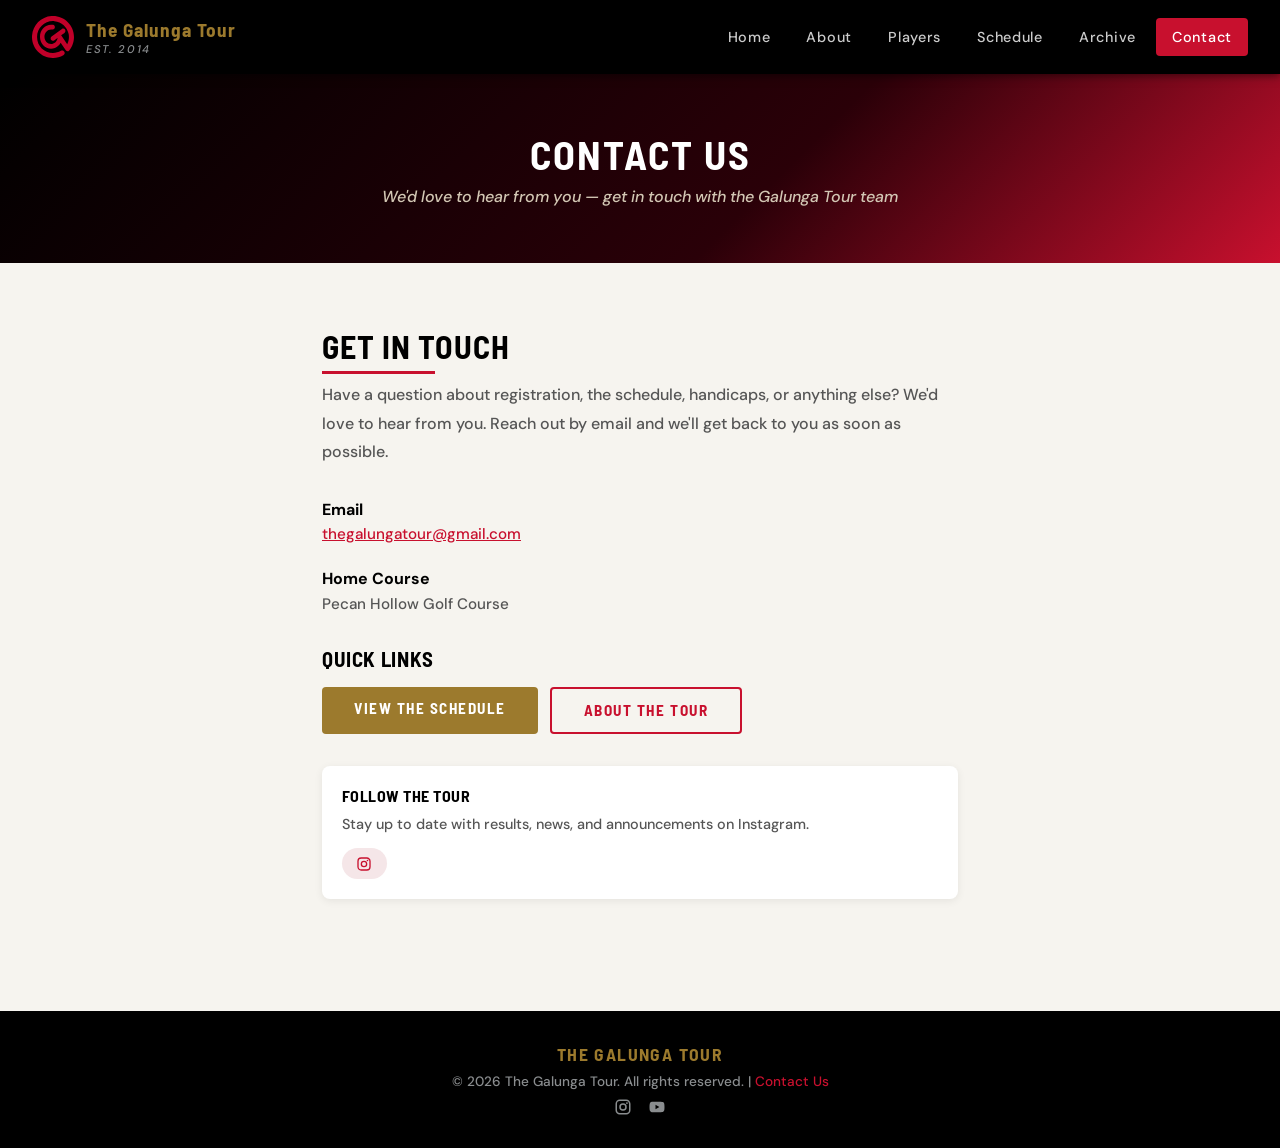
<file: contact.html>
<!DOCTYPE html>
<html lang="en">
<head>
  <!-- Google tag (gtag.js) -->
  <script async src="https://www.googletagmanager.com/gtag/js?id=G-6ET2TRNGVK"></script>
  <script>
    window.dataLayer = window.dataLayer || [];
    function gtag(){dataLayer.push(arguments);}
    gtag('js', new Date());
    gtag('config', 'G-6ET2TRNGVK');
  </script>
  <meta charset="UTF-8">
  <meta name="viewport" content="width=device-width, initial-scale=1.0">
  <meta name="description" content="Contact The Galunga Tour. Questions about registration, handicaps, or membership? Email us at thegalungatour@gmail.com or follow along on Instagram.">
  <!-- Open Graph -->
  <meta property="og:type" content="website">
  <meta property="og:site_name" content="The Galunga Tour">
  <meta property="og:title" content="Contact – The Galunga Tour">
  <meta property="og:description" content="Contact The Galunga Tour. Questions about registration, handicaps, or membership? Email us at thegalungatour@gmail.com or follow along on Instagram.">
  <meta property="og:url" content="https://galungatour.com/contact.html">
  <meta property="og:image" content="https://galungatour.com/hero.jpg">
  <!-- Twitter Card -->
  <meta name="twitter:card" content="summary_large_image">
  <meta name="twitter:title" content="Contact – The Galunga Tour">
  <meta name="twitter:description" content="Contact The Galunga Tour. Questions about registration, handicaps, or membership? Email us at thegalungatour@gmail.com or follow along on Instagram.">
  <meta name="twitter:image" content="https://galungatour.com/hero.jpg">
  <link rel="canonical" href="https://galungatour.com/contact.html">
  <title>Contact – The Galunga Tour</title>
  <link rel="stylesheet" href="style.css">
  <link rel="shortcut icon" href="favicon.ico"><link rel="icon" type="image/png" sizes="192x192" href="favicon-192.png"><link rel="icon" type="image/png" sizes="48x48" href="favicon-48.png"><link rel="apple-touch-icon" href="favicon-192.png">
</head>
<body>

  <nav>
    <a href="/" class="nav-logo">
      <img src="logo-circle.svg" alt="The Galunga Tour" style="height:42px; width:42px;">
      <div>
        <div class="logo-text">The Galunga Tour</div>
        <div class="logo-sub">Est. 2014</div>
      </div>
    </a>
    <ul id="nav-menu">
      <li><a href="/">Home</a></li>
      <li><a href="about.html">About</a></li>
      <li><a href="players.html">Players</a></li>
      <li><a href="schedule.html">Schedule</a></li>
      <li><a href="archive.html">Archive</a></li>
      <li><a href="contact.html" class="active">Contact</a></li>
    </ul>
    <button class="nav-hamburger" aria-label="Toggle navigation" onclick="this.classList.toggle('open'); document.getElementById('nav-menu').classList.toggle('nav-open');"><span></span><span></span><span></span></button>
  </nav>

  <div class="page-hero">
    <h1>Contact Us</h1>
    <p>We'd love to hear from you — get in touch with the Galunga Tour team</p>
  </div>

  <div class="section" style="max-width:700px; min-height:calc(100vh - 400px);">

    <div class="contact-info">
      <h2 class="section-title">Get in Touch</h2>
      <br>
      <p style="line-height:1.8; color:var(--text-light); margin-bottom:2rem;">Have a question about registration, the schedule, handicaps, or anything else? We'd love to hear from you. Reach out by email and we'll get back to you as soon as possible.</p>

      <div class="contact-item">
        <div class="ci-text">
          <strong>Email</strong>
          <span><a href="mailto:thegalungatour@gmail.com" style="color:var(--red);">thegalungatour@gmail.com</a></span>
        </div>
      </div>

      <div class="contact-item">
        <div class="ci-text">
          <strong>Home Course</strong>
          <span>Pecan Hollow Golf Course</span>
        </div>
      </div>

      <div style="margin-top:2rem;">
        <h3 style="color:var(--black); margin-bottom:1rem; font-family:var(--font-title); font-weight:700; text-transform:uppercase; letter-spacing:0.03em;">Quick Links</h3>
        <div style="display:flex; gap:0.75rem; flex-wrap:wrap;">
          <a href="schedule.html" class="btn btn-gold">View the Schedule</a>
          <a href="about.html" class="btn" style="background:transparent; color:var(--red); border:2px solid var(--red);">About the Tour</a>
        </div>
      </div>

      <div style="margin-top:2rem; padding:1.25rem; background:white; border-radius:8px; box-shadow:0 2px 8px rgba(0,0,0,0.07);">
        <strong style="color:var(--black); display:block; margin-bottom:0.5rem; font-family:var(--font-title); font-weight:700; text-transform:uppercase; letter-spacing:0.03em;">Follow the Tour</strong>
        <p style="color:var(--text-light); font-size:0.9rem; line-height:1.6; margin-bottom:0.75rem;">Stay up to date with results, news, and announcements on Instagram.</p>
        <a href="https://www.instagram.com/thegalungatour/" target="_blank" rel="noopener" style="display:inline-block; background:#f5e6e8; color:var(--red); padding:0.4rem 0.9rem; border-radius:20px; font-size:0.85rem; font-weight:bold; text-decoration:none;"><svg xmlns="http://www.w3.org/2000/svg" viewBox="0 0 24 24" width="16" height="16" fill="currentColor" style="vertical-align:middle;" aria-label="Instagram"><path d="M7.8 2h8.4C19.4 2 22 4.6 22 7.8v8.4a5.8 5.8 0 0 1-5.8 5.8H7.8C4.6 22 2 19.4 2 16.2V7.8A5.8 5.8 0 0 1 7.8 2m-.2 2A3.6 3.6 0 0 0 4 7.6v8.8C4 18.39 5.61 20 7.6 20h8.8a3.6 3.6 0 0 0 3.6-3.6V7.6C20 5.61 18.39 4 16.4 4H7.6m9.65 1.5a1.25 1.25 0 0 1 1.25 1.25A1.25 1.25 0 0 1 17.25 8 1.25 1.25 0 0 1 16 6.75a1.25 1.25 0 0 1 1.25-1.25M12 7a5 5 0 0 1 5 5 5 5 0 0 1-5 5 5 5 0 0 1-5-5 5 5 0 0 1 5-5m0 2a3 3 0 0 0-3 3 3 3 0 0 0 3 3 3 3 0 0 0 3-3 3 3 0 0 0-3-3z"/></svg></a>
      </div>
    </div>

  </div>

  <footer>
    <div class="footer-logo">The Galunga Tour</div>
    <p>&copy; 2026 The Galunga Tour. All rights reserved. | <a href="contact.html">Contact Us</a></p>
    <p style="margin-top:0.5rem; display:flex; justify-content:center; gap:1rem;"><a href="https://www.instagram.com/thegalungatour/" target="_blank" rel="noopener" style="color:var(--iron-gray);"><svg xmlns="http://www.w3.org/2000/svg" viewBox="0 0 24 24" width="18" height="18" fill="currentColor" style="vertical-align:middle;" aria-label="Instagram"><path d="M7.8 2h8.4C19.4 2 22 4.6 22 7.8v8.4a5.8 5.8 0 0 1-5.8 5.8H7.8C4.6 22 2 19.4 2 16.2V7.8A5.8 5.8 0 0 1 7.8 2m-.2 2A3.6 3.6 0 0 0 4 7.6v8.8C4 18.39 5.61 20 7.6 20h8.8a3.6 3.6 0 0 0 3.6-3.6V7.6C20 5.61 18.39 4 16.4 4H7.6m9.65 1.5a1.25 1.25 0 0 1 1.25 1.25A1.25 1.25 0 0 1 17.25 8 1.25 1.25 0 0 1 16 6.75a1.25 1.25 0 0 1 1.25-1.25M12 7a5 5 0 0 1 5 5 5 5 0 0 1-5 5 5 5 0 0 1-5-5 5 5 0 0 1 5-5m0 2a3 3 0 0 0-3 3 3 3 0 0 0 3 3 3 3 0 0 0 3-3 3 3 0 0 0-3-3z"/></svg></a><a href="https://www.youtube.com/@thegalungatour5022" target="_blank" rel="noopener" style="color:var(--iron-gray);"><svg xmlns="http://www.w3.org/2000/svg" viewBox="0 0 24 24" width="18" height="18" fill="currentColor" style="vertical-align:middle;" aria-label="YouTube"><path d="M10 15l5.19-3L10 9v6m11.56-7.83c.13.47.22 1.1.28 1.9.07.8.1 1.49.1 2.09L22 12c0 2.19-.16 3.8-.44 4.83-.25.9-.83 1.48-1.73 1.73-.47.13-1.33.22-2.65.28-1.3.07-2.49.1-3.59.1L12 19c-4.19 0-6.8-.16-7.83-.44-.9-.25-1.48-.83-1.73-1.73-.13-.47-.22-1.1-.28-1.9-.07-.8-.1-1.49-.1-2.09L2 12c0-2.19.16-3.8.44-4.83.25-.9.83-1.48 1.73-1.73.47-.13 1.33-.22 2.65-.28 1.3-.07 2.49-.1 3.59-.1L12 5c4.19 0 6.8.16 7.83.44.9.25 1.48.83 1.73 1.73z"/></svg></a></p>
  </footer>

</body>
</html>
</file>
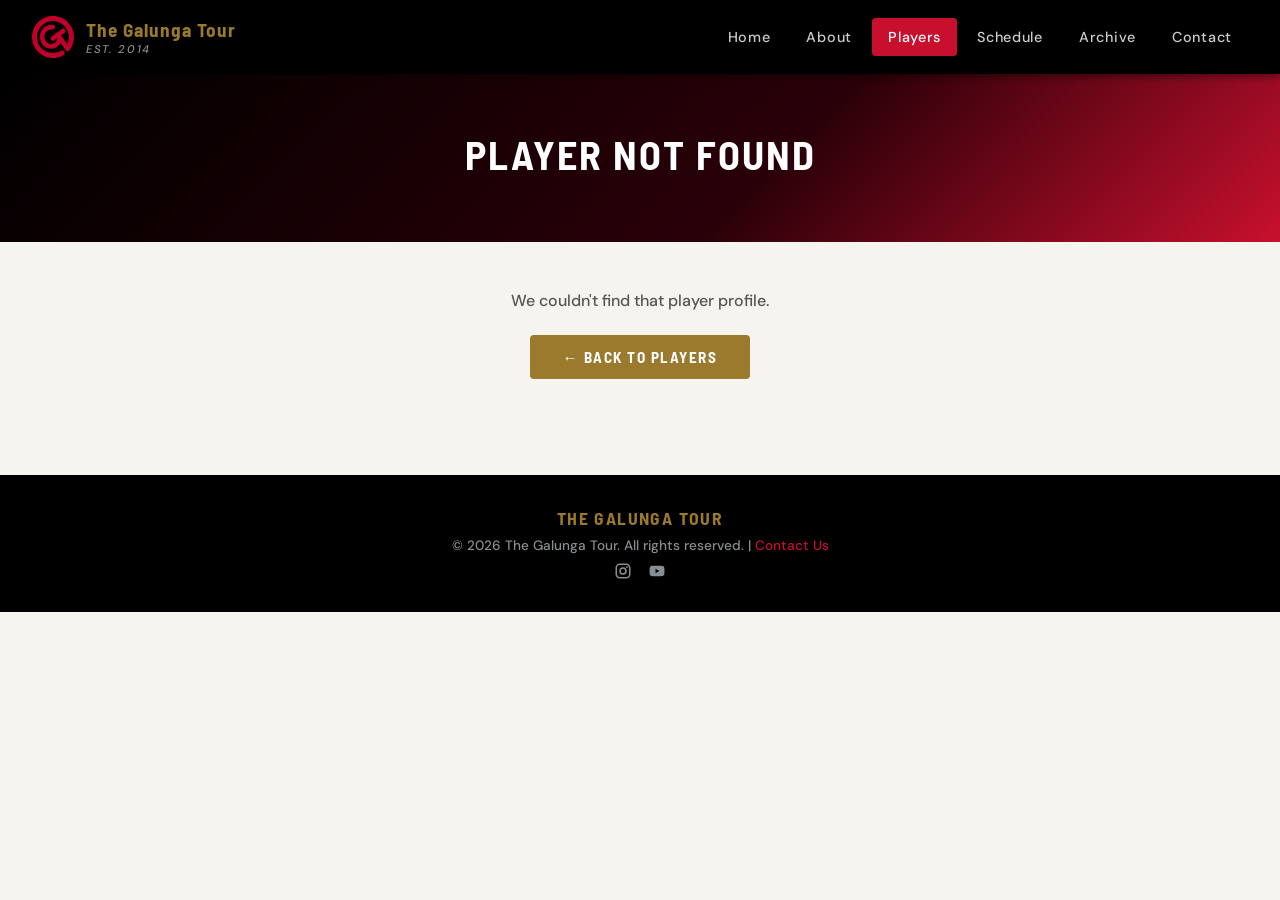
<file: player.html>
<!DOCTYPE html>
<html lang="en">
<head>
  <!-- Google tag (gtag.js) -->
  <script async src="https://www.googletagmanager.com/gtag/js?id=G-6ET2TRNGVK"></script>
  <script>
    window.dataLayer = window.dataLayer || [];
    function gtag(){dataLayer.push(arguments);}
    gtag('js', new Date());
    gtag('config', 'G-6ET2TRNGVK');
  </script>
  <meta charset="UTF-8">
  <meta name="viewport" content="width=device-width, initial-scale=1.0">
  <meta name="description" content="Player profiles on The Galunga Tour — competitive amateur golf since 2014. View career highlights, season points, and GHIN handicap index.">
  <!-- Open Graph -->
  <meta property="og:type" content="profile">
  <meta property="og:site_name" content="The Galunga Tour">
  <meta property="og:title" content="Player Profile – The Galunga Tour">
  <meta property="og:description" content="Player profiles on The Galunga Tour — competitive amateur golf since 2014. View career highlights, season points, and GHIN handicap index.">
  <meta property="og:url" content="https://galungatour.com/players.html">
  <meta property="og:image" content="https://galungatour.com/hero.jpg">
  <!-- Twitter Card -->
  <meta name="twitter:card" content="summary_large_image">
  <meta name="twitter:title" content="Player Profile – The Galunga Tour">
  <meta name="twitter:description" content="Player profiles on The Galunga Tour — competitive amateur golf since 2014. View career highlights, season points, and GHIN handicap index.">
  <meta name="twitter:image" content="https://galungatour.com/hero.jpg">
  <link rel="canonical" href="https://galungatour.com/players.html">
  <title>Player Profile – The Galunga Tour</title>
  <link rel="stylesheet" href="style.css">
  <link rel="shortcut icon" href="favicon.ico"><link rel="icon" type="image/png" sizes="192x192" href="favicon-192.png"><link rel="icon" type="image/png" sizes="48x48" href="favicon-48.png"><link rel="apple-touch-icon" href="favicon-192.png">
</head>
<body>

  <nav>
    <a href="/" class="nav-logo">
      <img src="logo-circle.svg" alt="The Galunga Tour" style="height:42px; width:42px;">
      <div>
        <div class="logo-text">The Galunga Tour</div>
        <div class="logo-sub">Est. 2014</div>
      </div>
    </a>
    <ul id="nav-menu">
      <li><a href="/">Home</a></li>
      <li><a href="about.html">About</a></li>
      <li><a href="players.html" class="active">Players</a></li>
      <li><a href="schedule.html">Schedule</a></li>
      <li><a href="archive.html">Archive</a></li>
      <li><a href="contact.html">Contact</a></li>
    </ul>
    <button class="nav-hamburger" aria-label="Toggle navigation" onclick="this.classList.toggle('open'); document.getElementById('nav-menu').classList.toggle('nav-open');"><span></span><span></span><span></span></button>
  </nav>

  <div id="profile-root">
    <div class="page-hero">
      <h1>Loading...</h1>
    </div>
  </div>

  <footer>
    <div class="footer-logo">The Galunga Tour</div>
    <p>&copy; 2026 The Galunga Tour. All rights reserved. | <a href="contact.html">Contact Us</a></p>
    <p style="margin-top:0.5rem; display:flex; justify-content:center; gap:1rem;"><a href="https://www.instagram.com/thegalungatour/" target="_blank" rel="noopener" style="color:var(--iron-gray);"><svg xmlns="http://www.w3.org/2000/svg" viewBox="0 0 24 24" width="18" height="18" fill="currentColor" style="vertical-align:middle;" aria-label="Instagram"><path d="M7.8 2h8.4C19.4 2 22 4.6 22 7.8v8.4a5.8 5.8 0 0 1-5.8 5.8H7.8C4.6 22 2 19.4 2 16.2V7.8A5.8 5.8 0 0 1 7.8 2m-.2 2A3.6 3.6 0 0 0 4 7.6v8.8C4 18.39 5.61 20 7.6 20h8.8a3.6 3.6 0 0 0 3.6-3.6V7.6C20 5.61 18.39 4 16.4 4H7.6m9.65 1.5a1.25 1.25 0 0 1 1.25 1.25A1.25 1.25 0 0 1 17.25 8 1.25 1.25 0 0 1 16 6.75a1.25 1.25 0 0 1 1.25-1.25M12 7a5 5 0 0 1 5 5 5 5 0 0 1-5 5 5 5 0 0 1-5-5 5 5 0 0 1 5-5m0 2a3 3 0 0 0-3 3 3 3 0 0 0 3 3 3 3 0 0 0 3-3 3 3 0 0 0-3-3z"/></svg></a><a href="https://www.youtube.com/@thegalungatour5022" target="_blank" rel="noopener" style="color:var(--iron-gray);"><svg xmlns="http://www.w3.org/2000/svg" viewBox="0 0 24 24" width="18" height="18" fill="currentColor" style="vertical-align:middle;" aria-label="YouTube"><path d="M10 15l5.19-3L10 9v6m11.56-7.83c.13.47.22 1.1.28 1.9.07.8.1 1.49.1 2.09L22 12c0 2.19-.16 3.8-.44 4.83-.25.9-.83 1.48-1.73 1.73-.47.13-1.33.22-2.65.28-1.3.07-2.49.1-3.59.1L12 19c-4.19 0-6.8-.16-7.83-.44-.9-.25-1.48-.83-1.73-1.73-.13-.47-.22-1.1-.28-1.9-.07-.8-.1-1.49-.1-2.09L2 12c0-2.19.16-3.8.44-4.83.25-.9.83-1.48 1.73-1.73.47-.13 1.33-.22 2.65-.28 1.3-.07 2.49-.1 3.59-.1L12 5c4.19 0 6.8.16 7.83.44.9.25 1.48.83 1.73 1.73z"/></svg></a></p>
  </footer>

  <script>
    const players = {
      'collin-van': {
        name: 'Collin Van', rank: 5, points: 173.92, team: 'Team Courtney', autoQ: true, hi: 7.1,
        highlights: [
          'Winter Open Champion — 2025 (Defending)',
          '2026 Points Race — #5 Ranked (Auto-Qualifier for Galunga Cup)',
        ],
        bio: 'Collin Van has been one of the most consistent performers of the 2026 season, sitting 5th in the points race with 173.92 points and firmly locked in as an automatic Galunga Cup qualifier. The defending Winter Open champion, Collin remains one of the top threats on tour.',
      },
      'brett-mccoy': {
        name: 'Brett McCoy', rank: 13, points: 86.20, team: 'Team Buchanan', autoQ: false, hi: 12.2,
        highlights: [
          '2026 Points Race — #13 Ranked',
        ],
        bio: 'Chops feeds me fireball.',
      },
      'ryan-addington': {
        name: 'Ryan "Chops" Addington', rank: 3, points: 192.31, team: 'Team Buchanan', autoQ: true, hi: 6.2,
        highlights: [
          '2026 Points Race — #3 Ranked (Auto-Qualifier for Galunga Cup)',
        ],
        bio: 'I like fireball.',
      },
      'ben-mullikin': {
        name: 'Ben Mullikin', rank: 7, points: 145.20, team: 'Team Courtney', autoQ: true, hi: 3,
        highlights: [
          '2026 Points Race — #7 Ranked (Auto-Qualifier for Galunga Cup)',
        ],
        bio: 'Ben has put together a strong 2026 campaign, sitting 7th in the points race with 145.20 points and firmly in the automatic qualifier group for the Galunga Cup. A steady and reliable contributor for Team Courtney.',
      },
      'taylor-baranowski': {
        name: 'Taylor Baranowski', rank: 19, points: 43.51, team: 'Team Buchanan', autoQ: false, hi: 5.2,
        highlights: [
          '2026 Points Race — #19 Ranked',
        ],
        bio: `Taylor has consistently carded more bogies than hangovers per year since his debut in 2017.\n\nAs a model of consistency, he is one of the only athletes on tour to score better in strokes gained putting while not using a putter.\n\nThe question is never will he compete, but simply, will he remember.\n\nThe comedic anchor of most Galunga Cup teams, Taylor (Bear), has found a way to use his words and immature jokes to make up for his subpar golf game.\n\nOnly two rules when it comes to Taylor: Don't poke the bear and don't let him get started on his Grammy award winning glory days.`,
      },
      'taylor-smith': {
        name: 'Taylor Smith', rank: 2, points: 206.63, team: 'Team Buchanan', autoQ: true, hi: 6.2,
        highlights: [
          'Match Play Championship Champion — 2024',
          'Match Play Championship Champion — 2025 (Back-to-Back)',
          'Galunga Tour Championship Champion — 2025 (Defending)',
          '2026 Points Race — #2 Ranked (Auto-Qualifier for Galunga Cup)',
        ],
        bio: 'Taylor Smith is the undisputed king of the Galunga Tour Match Play Championship, having won back-to-back titles in 2024 and 2025. He also claimed the 2025 Tour Championship, making him one of the most accomplished players in the field. In 2026 he has continued to shine, sitting 2nd in the points race with 206.63 points and locking up an automatic Galunga Cup berth.',
      },
      'eric-anderson': {
        name: 'Eric Anderson', rank: 9, points: 108.04, team: 'Team Courtney', autoQ: true, hi: 1.7,
        highlights: [
          'Winter Open Champion — 2019, Mesquite Golf Club',
          'Match Play Champion — 2019',
          'Galunga Open Champion — 2024, Cedar Crest Golf Club',
          'Tour Champion — 2024, Pecan Hollow GC',
          'Pick A Partner Champion — 2025 (w/ Austin Harmon)',
          '2026 Points Race — #9 Ranked (Auto-Qualifier for Galunga Cup)',
        ],
        bio: 'Eric enjoys pepperoni pizza and hitting good wedges.',
      },
      'jonathan-nance': {
        name: 'Jonathan Nance', rank: 6, points: 152.28, team: 'Team Courtney', autoQ: true, hi: 7.5,
        highlights: [
          'Team Throwdown Champion — 2026 (Team: Nance / Courtney / Harmon / Stamp)',
          '2026 Points Race — #6 Ranked (Auto-Qualifier for Galunga Cup)',
        ],
        bio: 'Jonathan has been one of the standout performers of the 2026 season, sitting 6th in the points race with 152.28 points and firmly locked in as an automatic Galunga Cup qualifier. A stalwart of Team Courtney, he continues to be one of the most consistent players on tour.',
      },
      'brendan-sommer': {
        name: 'Brendan Sommer', rank: 24, points: 27.99, team: 'Team Buchanan', autoQ: false,
        highlights: [
          '2026 Points Race — #24 Ranked',
        ],
        bio: 'Brendan has accumulated 27.99 points through the 2026 season and sits 24th in the standings, looking to push up the rankings as the season progresses.',
      },
      'michael-courtney': {
        name: 'Michael Courtney', rank: 14, points: 80.19, team: 'Team Courtney', autoQ: false, hi: 5.7,
        highlights: [
          'Co-Founder — The Galunga Tour (2014)',
          'Team Throwdown Champion — 2026 (Team: Nance / Courtney / Harmon / Stamp)',
          'Team Throwdown Champion — 2025 (Team: Prater / Courtney / Neal / Sandoval)',
          '2026 Points Race — #14 Ranked',
        ],
        bio: 'I fucking love egg salad. You don\'t even know.',
      },
      'danny-horrell': {
        name: 'Danny Horrell', rank: 23, points: 29.50, team: 'Team Buchanan', autoQ: false, hi: 11.3,
        highlights: ['2026 Points Race — #23 Ranked'],
        bio: 'Danny is a reliable competitor for Team Buchanan, bringing energy and competitiveness to every round on the Galunga Tour. He sits 23rd in the 2026 points race with 29.50 points and is looking to push up the standings.',
      },
      'brett-lachance': {
        name: 'Brett Lachance', rank: 17, points: 66.84, team: 'Team Courtney', autoQ: false, hi: 14.3,
        highlights: ['2026 Points Race — #17 Ranked'],
        bio: 'Brett is a steady presence for Team Courtney on the Galunga Tour, sitting 17th in the 2026 standings with 66.84 points and looking to climb further as the season progresses.',
      },
      'brad-langeloh': {
        name: 'Brad Langeloh', rank: 26, points: 22.49, team: 'Team Buchanan', autoQ: false, hi: 12,
        highlights: ['2026 Points Race — #26 Ranked'],
        bio: 'Brad is a member of Team Buchanan sitting 26th in the 2026 points race with 22.49 points and a full schedule of events still to come.',
      },
      'will-mcgaffey': {
        name: 'Will McGaffey', rank: 1, points: 237.96, team: 'Team Buchanan', autoQ: true, hi: 7.8,
        highlights: [
          'Team Throwdown — 2018 (Team & Individual Win)',
          'Galunga Cup — 2018 MVP',
          'Galunga Open Champion — 2020, Frisco Lakes',
          'Team Throwdown — 2022 (Team Win)',
          '2026 Points Race — #1 Ranked (Auto-Qualifier for Galunga Cup)',
        ],
        bio: 'The best craft beer enthusiast on tour.',
      },
      'chase-koehler': {
        name: 'Chase Koehler', rank: 18, points: 65.95, team: 'Team Courtney', autoQ: false, hi: 10.3,
        highlights: ['2026 Points Race — #18 Ranked'],
        bio: 'Chase has been one of the biggest movers in the 2026 standings, sitting 18th with 65.95 points. A member of Team Courtney, he will be looking to climb back toward the auto-qualifier group as the season progresses.',
      },
      'austin-harmon': {
        name: 'Austin Harmon', rank: 12, points: 86.69, team: 'Team Courtney', autoQ: false, hi: 5.3,
        highlights: [
          'Team Throwdown Champion — 2026 (Team: Nance / Courtney / Harmon / Stamp)',
          'Pick A Partner Champion — 2025 (w/ Eric Anderson)',
          '2026 Points Race — #12 Ranked',
        ],
        bio: 'One of the most consistent performers on the Galunga Tour, Austin earned a Pick A Partner title in 2025 alongside Eric Anderson. He currently sits 12th in the 2026 points race with 86.69 points and will be looking to climb back toward the auto-qualifier positions as the season progresses.',
      },
      'vinh-tran': {
        name: 'Vinh Tran', rank: 4, points: 180.33, team: 'Team Courtney', autoQ: true, hi: 3.7,
        highlights: [
          '2026 Points Race — #4 Ranked (Auto-Qualifier for Galunga Cup)',
        ],
        bio: 'Vinh Tran has been one of the dominant forces of the 2026 season, sitting 4th in the points race with 180.33 points and right in the thick of the title chase. A breakout performer for Team Courtney, he has locked up an automatic Galunga Cup berth and enters the back half of the season as one of the men to beat.',
      },
      'evan-yarbrough': {
        name: 'Evan Yarbrough', rank: 21, points: 56.72, team: 'Team Courtney', autoQ: false, hi: 10,
        highlights: ['2026 Points Race — #21 Ranked'],
        bio: 'Evan is a capable and competitive golfer for Team Courtney sitting 21st in the 2026 standings with 56.72 points, looking to make a push toward the auto-qualifier group as the season heats up.',
      },
      'joe-reina': {
        name: 'Joe Reina', rank: 30, points: 13.58, team: 'Draft Pool', autoQ: false, hi: 10,
        highlights: ['2026 Points Race — #30 Ranked'],
        bio: 'Joe enters 2026 from the Draft Pool, bringing competitive fire and a hunger to prove himself. He sits 30th in the standings with 13.58 points and has plenty of season remaining to make his move.',
      },
      'michael-barrett': {
        name: 'Michael Barrett', rank: 27, points: 19.79, team: 'Team Buchanan', autoQ: false, hi: 5.5,
        highlights: ['2026 Points Race — #27 Ranked'],
        bio: 'Michael is a strong contributor for Team Buchanan sitting 27th in the 2026 standings with 19.79 points, looking to break into the upper tier of the points race.',
      },
      'spencer-haines': {
        name: 'Spencer Haines', rank: 10, points: 101.99, team: 'Team Courtney', autoQ: false, hi: 3.3,
        highlights: ['2026 Points Race — #10 Ranked'],
        bio: 'Spencer has been one of the biggest climbers of the 2026 season, sitting 10th in the points race with 101.99 points — just outside the automatic Galunga Cup qualifying group. A steady competitor for Team Courtney, he has firmly established himself among the top tier on tour.',
      },
      'marc-tardif': {
        name: 'Marc Tardif', rank: 16, points: 67.67, team: 'Bandon Dunes', autoQ: false, hi: 10.4,
        highlights: [
          '2026 Points Race — #16 Ranked',
        ],
        bio: 'Marc has been a consistent performer in the 2026 points race, sitting 16th overall with 67.67 points. Competing as part of the Bandon Dunes contingent, he is within striking distance of the auto-qualifier group and looking to push back in.',
      },
      'daniel-dodd': {
        name: 'Daniel Dodd', rank: 25, points: 23.04, team: 'Team Buchanan', autoQ: false, hi: 3.6,
        highlights: ['2026 Points Race — #25 Ranked'],
        bio: 'greatest of all time 🍆🍆🍆🍆🍆🍆🍆🍆🍆🍆',
      },
      'bryan-stamp': {
        name: 'Bryan Stamp', rank: 15, points: 73.59, team: 'Team Buchanan', autoQ: false, hi: 5.7,
        highlights: [
          'Team Throwdown Champion — 2026 (Team Win & Individual Low Net)',
          '2026 Points Race — #15 Ranked',
        ],
        bio: 'Bryan was the story of the 2026 Team Throwdown, taking Individual Low Net honors and anchoring the winning foursome. That surge rocketed him up to 15th in the points race with 73.59 points as one of the biggest movers on tour.',
      },
      'collin-steinmetz': {
        name: 'Collin Steinmetz', rank: 19, points: 63.50, team: 'Team Courtney', autoQ: false, hi: 5.8,
        highlights: [
          'T6th All Time DE Tour Championships (5 titles)',
          '2022 DE Tour Midseason Champion (Low-Net A Flight)',
          '2021 DE Tour League Champion (Low-Gross B Flight)',
          '2021 DE Tour Midseason Open Champion (Low-Gross B Flight)',
          '2019 DE Tour League Champion (Low-Gross B Flight)',
          '2018 DE Tour League Champion (Low-Gross C Flight) — Inaugural Season',
        ],
        bio: 'Collin (a.k.a. Steiny, Steinz, Steinmetz, or whatever other variation your heart desires) enters his official inaugural season on the Galunga Tour following a tempestuous exit from the DE Golf Tour — sources have noted overall enjoyability and comradery as contributing factors to his departure.<br><br>Steiny brings a brief, yet storied legacy from his time on the DE Golf Tour (DEGT), and is eager to bring smooth vibes, tasty swings, and a cool buzz to the Galunga Tour. Despite only joining the DEGT in 2018 and spending only 4 years on tour, Steinz has posted some impressive accolades within his short tenure.<br><br>With visions of grandeur surrounding both the Galunga Open and the Galunga Cup, Steinwald hopes to take on the Galunga Tour through a lens of clarity, congeniality, and competitiveness.',
      },
      'stephen-oliver': {
        name: 'Stephen Oliver', rank: 20, points: 57.24, team: 'Team Courtney', autoQ: false, hi: 14.4,
        highlights: ['2026 Points Race — #20 Ranked'],
        bio: 'Stephen is a member of Team Courtney who has put points on the board in 2026, sitting 20th with 57.24 points and looking to build on that through the remainder of the season.',
      },
      'eddie-chen': {
        name: 'Eddie Chen', rank: 11, points: 94.56, team: 'Team Courtney', autoQ: false, hi: 6.4,
        highlights: [
          'Galunga Masters Champion — 2025 (Defending)',
          'SNRE Harambe Memorial Champion — 2025 (Defending)',
          'Galunga Open Champion — 2025 (Defending)',
          '2026 Points Race — #11 Ranked',
        ],
        bio: 'Eddie Chen had arguably the most dominant individual season in recent Galunga Tour history, claiming three event titles in 2025: the Galunga Masters, the SNRE Harambe Memorial, and the Galunga Open. He enters 2026 as the defending champion in all three of those events and has already put 94.56 points on the board. Expect Eddie to be a major factor at every event he plays.',
      },
      'scott-neal': {
        name: 'Scott Neal', rank: 34, points: 0.00, team: 'Team Courtney', autoQ: false,
        highlights: [
          'Team Throwdown Champion — 2025 (Team: Prater / Courtney / Neal / Sandoval)',
        ],
        bio: 'Scott is a key member of Team Courtney who claimed a Team Throwdown title in 2025 as part of the winning foursome. A reliable teammate and competitive individual player, Scott will be looking to make his mark on the 2026 individual standings.',
      },
      'mike-panko': {
        name: 'Mike Panko', rank: 8, points: 108.45, team: 'Team Buchanan', autoQ: true, hi: 3.1,
        highlights: [
          '2026 Points Race — #8 Ranked (Auto-Qualifier for Galunga Cup)',
        ],
        bio: 'Mike has been one of the biggest climbers in the 2026 points race, surging to 8th overall with 108.45 points and firmly locked in as an automatic Galunga Cup qualifier. A member of Team Buchanan with a sharp short game, he has announced himself as one of the top contenders this season.',
      },
      'ryan-davidson': {
        name: 'Ryan Davidson', rank: 28, points: 16.75, team: 'Team Buchanan', autoQ: false, hi: 11.9,
        highlights: ['2026 Points Race — #28 Ranked'],
        bio: 'Ryan is a competitive member of Team Buchanan who brings energy and enthusiasm to every round on the Galunga Tour. He has put 16.75 points on the board in 2026 and sits 28th in the standings.',
      },
      'derek-fournier': {
        name: 'Derek Fournier', rank: 32, points: 8.25, team: 'Draft Pool', autoQ: false, hi: 16,
        highlights: ['2026 Points Race — #32 Ranked'],
        bio: 'Derek has put points on the board in 2026, sitting 32nd in the standings with 8.25 points. Competing from the Draft Pool, he is looking to make his mark on the season.',
      },
      'justin-buchanan': {
        name: 'Justin Buchanan', rank: 33, points: 8.16, team: 'Team Buchanan', autoQ: false,
        highlights: [
          'Co-Founder — The Galunga Tour (2014)',
          'Galunga Cup Captain — Team Buchanan (Champions 2024 & 2025)',
        ],
        bio: 'Justin Buchanan is the co-founder of the Galunga Tour, having started the organization alongside Mickey Courtney in 2014 with nothing more than a group of friends, a set of clubs, and a healthy competitive streak. More than a decade later, the tour he built continues to grow. As captain of Team Buchanan, Justin has led his squad to back-to-back Galunga Cup titles, cementing his legacy both as a founder and as a competitor.',
      },
      'troy-rakestraw': {
        name: 'Troy Rakestraw', rank: 35, points: 0.00, team: 'Team Courtney', autoQ: false, hi: 3.1,
        highlights: [],
        bio: 'Troy is a member of Team Courtney who rounds out the 2026 Galunga Tour player roster, ready to compete across the full season.',
      },
      'stefan-age': {
        name: 'Stefan Age', rank: 29, points: 15.30, team: 'Draft Pool', autoQ: false,
        highlights: ['2026 Points Race — #29 Ranked'],
        bio: 'Stefan enters the 2026 standings from the Draft Pool, putting 15.30 points on the board across his debut season. He sits 29th in the points race and is looking to build on that momentum through the rest of the season.',
      },
      'jeff-cowley': {
        name: 'Jeff Cowley', rank: 31, points: 13.00, team: 'Draft Pool', autoQ: false,
        highlights: ['2026 Points Race — #31 Ranked'],
        bio: 'Jeff enters the 2026 standings from the Draft Pool with 13.00 points on the board, sitting 31st in the points race and looking to build momentum through the rest of the season.',
      },
    };

    const teamColors = {
      'Team Courtney': 'var(--navy)',
      'Team Buchanan': 'var(--red)',
      'Bandon Dunes':  'var(--fairway)',
      'Draft Pool':    'var(--iron-gray)',
      '—':             'var(--black)',
    };

    function loadPlayer() {
      const params  = new URLSearchParams(window.location.search);
      const id      = params.get('id');
      const p       = players[id];
      const root    = document.getElementById('profile-root');

      if (!p) {
        root.innerHTML = `
          <div class="page-hero"><h1>Player Not Found</h1></div>
          <div class="section" style="text-align:center; padding:3rem 2rem;">
            <p style="color:var(--text-light); margin-bottom:1.5rem;">We couldn't find that player profile.</p>
            <a href="players.html" class="btn btn-gold">← Back to Players</a>
          </div>`;
        return;
      }

      document.title = p.name + ' – The Galunga Tour';
      const color    = teamColors[p.team] || 'var(--black)';
      const autoQBadge = p.autoQ
        ? `<span class="badge badge-major" style="margin-left:0.75rem; vertical-align:middle;">Auto-Qualifier</span>`
        : '';

      const initials = p.name.split(' ').slice(0, 2).map(w => w[0]).join('').toUpperCase();

      const highlightItems = p.highlights.length
        ? p.highlights.map(h => `<li>${h}</li>`).join('')
        : '<li style="color:var(--text-light); font-style:italic;">Career highlights coming soon.</li>';

      root.innerHTML = `
        <div class="section" style="padding-top:2.5rem;">

          <a href="players.html" style="display:inline-flex; align-items:center; gap:0.4rem; color:var(--text-light); font-size:0.85rem; text-decoration:none; margin-bottom:1.5rem;">
            ← Back to Players
          </a>

          <div class="profile-header">
            <div class="player-photo-wrap">
              <div class="player-photo-placeholder">${initials}</div>
              <img src="photos/${id}.jpg" alt="${p.name}"
                   onload="this.style.display='block'; this.previousElementSibling.style.display='none';">
            </div>
            <div class="profile-rank-badge" style="background:${color};">#${p.rank}</div>
            <div style="flex:1;">
              <div class="profile-name">${p.name} ${autoQBadge}</div>
              <div class="profile-meta">
                <span class="profile-meta-item"><strong>Team:</strong> ${p.team}</span>
                <span class="profile-meta-item" style="color:var(--iron-gray);">|</span>
                <span class="profile-meta-item"><strong>2026 Pts:</strong> ${p.points.toFixed(2)}</span>
                <span class="profile-meta-item" style="color:var(--iron-gray);">|</span>
                <span class="profile-meta-item"><strong>Rank:</strong> #${p.rank}</span>
                ${p.hi != null ? `<span class="profile-meta-item" style="color:var(--iron-gray);">|</span><span class="profile-meta-item"><strong>HDCP:</strong> ${formatHI(p.hi)}</span>` : ''}
              </div>
            </div>
          </div>

          <div style="display:grid; grid-template-columns:1fr 1fr; gap:2rem; margin-top:0;">
            <div>
              <h2 class="section-title">About</h2>
              <br>
              ${p.bio.split('\n\n').map(para => `<p style="line-height:1.8; color:var(--text-light); margin-bottom:1rem;">${para}</p>`).join('')}
            </div>
            <div>
              <h2 class="section-title">Career Highlights</h2>
              <br>
              <ul class="highlight-list">${highlightItems}</ul>
            </div>
          </div>

          <div style="margin-top:2.5rem; padding-top:2rem; border-top:1px solid #e5e5e5; display:flex; gap:1rem; flex-wrap:wrap;">
            <a href="players.html" class="btn btn-gold">← All Players</a>
            <a href="schedule.html" class="btn" style="background:transparent; color:var(--red); border:2px solid var(--red);">2026 Schedule</a>
          </div>

        </div>`;

    }

    function formatHI(hi) {
      const n = parseFloat(hi);
      if (isNaN(n)) return String(hi);
      return n < 0 ? `+${Math.abs(n).toFixed(1)}` : n.toFixed(1);
    }

    window.onload = loadPlayer;
  </script>

</body>
</html>
</file>
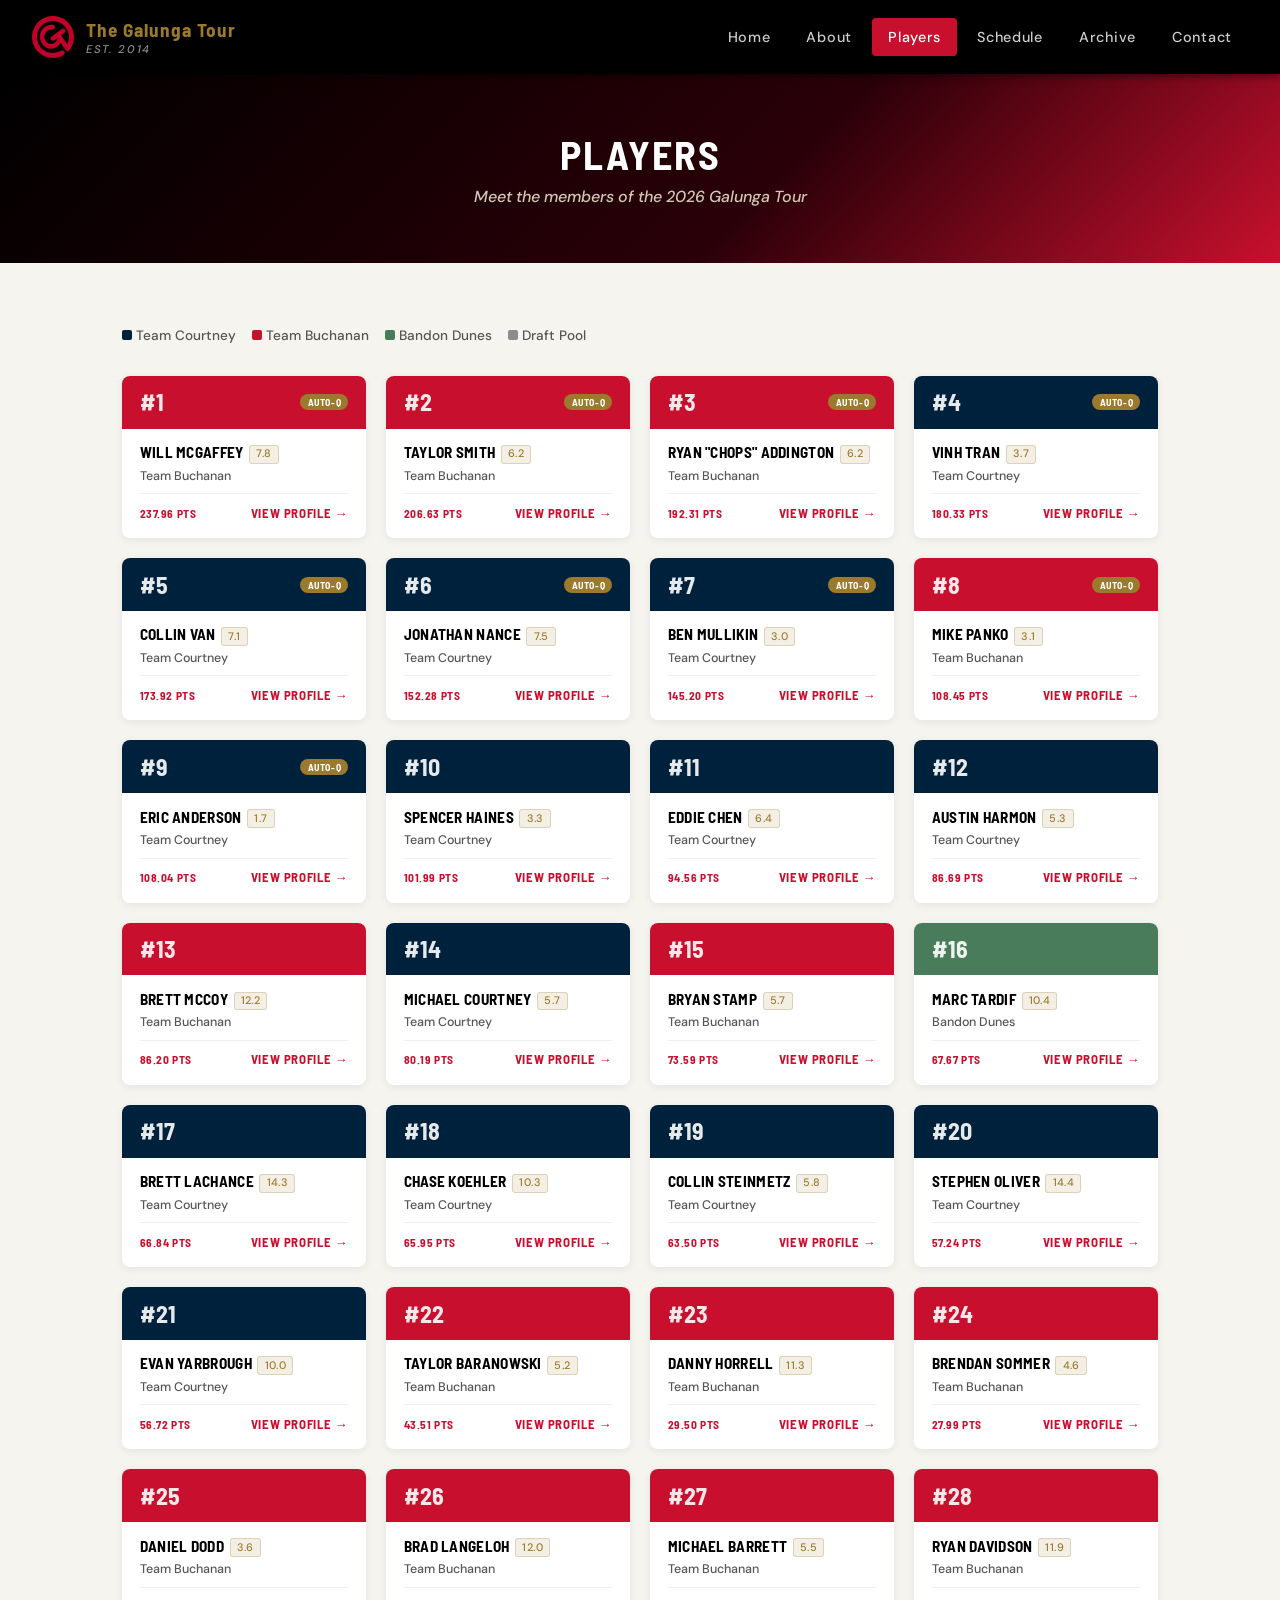
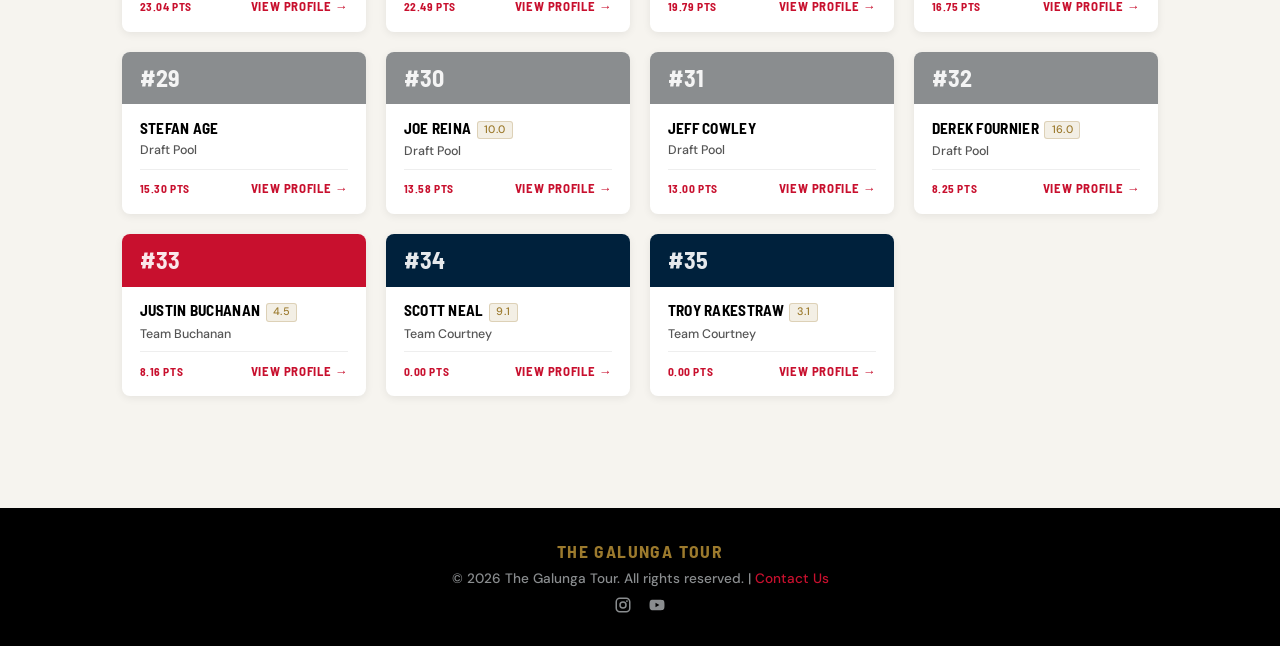
<file: players.html>
<!DOCTYPE html>
<html lang="en">
<head>
  <!-- Google tag (gtag.js) -->
  <script async src="https://www.googletagmanager.com/gtag/js?id=G-6ET2TRNGVK"></script>
  <script>
    window.dataLayer = window.dataLayer || [];
    function gtag(){dataLayer.push(arguments);}
    gtag('js', new Date());
    gtag('config', 'G-6ET2TRNGVK');
  </script>
  <meta charset="UTF-8">
  <meta name="viewport" content="width=device-width, initial-scale=1.0">
  <meta name="description" content="Meet the 2026 Galunga Tour player roster. 37 amateur golfers competing for the season championship across nine events. View standings, bios, and handicaps.">
  <!-- Open Graph -->
  <meta property="og:type" content="website">
  <meta property="og:site_name" content="The Galunga Tour">
  <meta property="og:title" content="Players – The Galunga Tour">
  <meta property="og:description" content="Meet the 2026 Galunga Tour player roster. 37 amateur golfers competing for the season championship across nine events. View standings, bios, and handicaps.">
  <meta property="og:url" content="https://galungatour.com/players.html">
  <meta property="og:image" content="https://galungatour.com/hero.jpg">
  <!-- Twitter Card -->
  <meta name="twitter:card" content="summary_large_image">
  <meta name="twitter:title" content="Players – The Galunga Tour">
  <meta name="twitter:description" content="Meet the 2026 Galunga Tour player roster. 37 amateur golfers competing for the season championship across nine events. View standings, bios, and handicaps.">
  <meta name="twitter:image" content="https://galungatour.com/hero.jpg">
  <link rel="canonical" href="https://galungatour.com/players.html">
  <title>Players – The Galunga Tour</title>
  <link rel="stylesheet" href="style.css">
  <link rel="shortcut icon" href="favicon.ico"><link rel="icon" type="image/png" sizes="192x192" href="favicon-192.png"><link rel="icon" type="image/png" sizes="48x48" href="favicon-48.png"><link rel="apple-touch-icon" href="favicon-192.png">
</head>
<body>

  <nav>
    <a href="/" class="nav-logo">
      <img src="logo-circle.svg" alt="The Galunga Tour" style="height:42px; width:42px;">
      <div>
        <div class="logo-text">The Galunga Tour</div>
        <div class="logo-sub">Est. 2014</div>
      </div>
    </a>
    <ul id="nav-menu">
      <li><a href="/">Home</a></li>
      <li><a href="about.html">About</a></li>
      <li><a href="players.html" class="active">Players</a></li>
      <li><a href="schedule.html">Schedule</a></li>
      <li><a href="archive.html">Archive</a></li>
      <li><a href="contact.html">Contact</a></li>
    </ul>
    <button class="nav-hamburger" aria-label="Toggle navigation" onclick="this.classList.toggle('open'); document.getElementById('nav-menu').classList.toggle('nav-open');"><span></span><span></span><span></span></button>
  </nav>

  <div class="page-hero">
    <h1>Players</h1>
    <p>Meet the members of the 2026 Galunga Tour</p>
  </div>

  <div class="section">

    <div style="display:flex; gap:1rem; flex-wrap:wrap; align-items:center; margin-bottom:2rem;">
      <span style="font-size:0.85rem; color:var(--text-light);">
        <span style="display:inline-block; width:10px; height:10px; background:var(--navy); border-radius:2px; margin-right:4px;"></span>Team Courtney
      </span>
      <span style="font-size:0.85rem; color:var(--text-light);">
        <span style="display:inline-block; width:10px; height:10px; background:var(--red); border-radius:2px; margin-right:4px;"></span>Team Buchanan
      </span>
      <span style="font-size:0.85rem; color:var(--text-light);">
        <span style="display:inline-block; width:10px; height:10px; background:var(--fairway); border-radius:2px; margin-right:4px;"></span>Bandon Dunes
      </span>
      <span style="font-size:0.85rem; color:var(--text-light);">
        <span style="display:inline-block; width:10px; height:10px; background:var(--iron-gray); border-radius:2px; margin-right:4px;"></span>Draft Pool
      </span>
    </div>

    <div class="player-grid" id="player-grid"></div>

  </div>

  <footer>
    <div class="footer-logo">The Galunga Tour</div>
    <p>&copy; 2026 The Galunga Tour. All rights reserved. | <a href="contact.html">Contact Us</a></p>
    <p style="margin-top:0.5rem; display:flex; justify-content:center; gap:1rem;"><a href="https://www.instagram.com/thegalungatour/" target="_blank" rel="noopener" style="color:var(--iron-gray);"><svg xmlns="http://www.w3.org/2000/svg" viewBox="0 0 24 24" width="18" height="18" fill="currentColor" style="vertical-align:middle;" aria-label="Instagram"><path d="M7.8 2h8.4C19.4 2 22 4.6 22 7.8v8.4a5.8 5.8 0 0 1-5.8 5.8H7.8C4.6 22 2 19.4 2 16.2V7.8A5.8 5.8 0 0 1 7.8 2m-.2 2A3.6 3.6 0 0 0 4 7.6v8.8C4 18.39 5.61 20 7.6 20h8.8a3.6 3.6 0 0 0 3.6-3.6V7.6C20 5.61 18.39 4 16.4 4H7.6m9.65 1.5a1.25 1.25 0 0 1 1.25 1.25A1.25 1.25 0 0 1 17.25 8 1.25 1.25 0 0 1 16 6.75a1.25 1.25 0 0 1 1.25-1.25M12 7a5 5 0 0 1 5 5 5 5 0 0 1-5 5 5 5 0 0 1-5-5 5 5 0 0 1 5-5m0 2a3 3 0 0 0-3 3 3 3 0 0 0 3 3 3 3 0 0 0 3-3 3 3 0 0 0-3-3z"/></svg></a><a href="https://www.youtube.com/@thegalungatour5022" target="_blank" rel="noopener" style="color:var(--iron-gray);"><svg xmlns="http://www.w3.org/2000/svg" viewBox="0 0 24 24" width="18" height="18" fill="currentColor" style="vertical-align:middle;" aria-label="YouTube"><path d="M10 15l5.19-3L10 9v6m11.56-7.83c.13.47.22 1.1.28 1.9.07.8.1 1.49.1 2.09L22 12c0 2.19-.16 3.8-.44 4.83-.25.9-.83 1.48-1.73 1.73-.47.13-1.33.22-2.65.28-1.3.07-2.49.1-3.59.1L12 19c-4.19 0-6.8-.16-7.83-.44-.9-.25-1.48-.83-1.73-1.73-.13-.47-.22-1.1-.28-1.9-.07-.8-.1-1.49-.1-2.09L2 12c0-2.19.16-3.8.44-4.83.25-.9.83-1.48 1.73-1.73.47-.13 1.33-.22 2.65-.28 1.3-.07 2.49-.1 3.59-.1L12 5c4.19 0 6.8.16 7.83.44.9.25 1.48.83 1.73 1.73z"/></svg></a></p>
  </footer>

  <script>
    const players = [
      { id:'will-mcgaffey',      name:'Will McGaffey',          rank:1,  points:237.96, team:'Team Buchanan',  autoQ:true, hi: 7.8 },
      { id:'taylor-smith',       name:'Taylor Smith',           rank:2,  points:206.63, team:'Team Buchanan',  autoQ:true, hi: 6.2 },
      { id:'ryan-addington',     name:'Ryan "Chops" Addington', rank:3,  points:192.31, team:'Team Buchanan',  autoQ:true, hi: 6.2 },
      { id:'vinh-tran',          name:'Vinh Tran',              rank:4,  points:180.33, team:'Team Courtney',  autoQ:true, hi: 3.7 },
      { id:'collin-van',         name:'Collin Van',             rank:5,  points:173.92, team:'Team Courtney',  autoQ:true, hi: 7.1 },
      { id:'jonathan-nance',     name:'Jonathan Nance',         rank:6,  points:152.28, team:'Team Courtney',  autoQ:true, hi: 7.5 },
      { id:'ben-mullikin',       name:'Ben Mullikin',           rank:7,  points:145.20, team:'Team Courtney',  autoQ:true, hi: 3 },
      { id:'mike-panko',         name:'Mike Panko',             rank:8,  points:108.45, team:'Team Buchanan',  autoQ:true, hi: 3.1 },
      { id:'eric-anderson',      name:'Eric Anderson',          rank:9,  points:108.04, team:'Team Courtney',  autoQ:true, hi: 1.7 },
      { id:'spencer-haines',     name:'Spencer Haines',         rank:10, points:101.99, team:'Team Courtney',  autoQ:false, hi: 3.3 },
      { id:'eddie-chen',         name:'Eddie Chen',             rank:11, points:94.56,  team:'Team Courtney',  autoQ:false, hi: 6.4 },
      { id:'austin-harmon',      name:'Austin Harmon',          rank:12, points:86.69,  team:'Team Courtney',  autoQ:false, hi: 5.3 },
      { id:'brett-mccoy',        name:'Brett McCoy',            rank:13, points:86.20,  team:'Team Buchanan',  autoQ:false, hi: 12.2 },
      { id:'michael-courtney',   name:'Michael Courtney',       rank:14, points:80.19,  team:'Team Courtney',  autoQ:false, hi: 5.7 },
      { id:'bryan-stamp',        name:'Bryan Stamp',            rank:15, points:73.59,  team:'Team Buchanan',  autoQ:false, hi: 5.7 },
      { id:'marc-tardif',        name:'Marc Tardif',            rank:16, points:67.67,  team:'Bandon Dunes',   autoQ:false, hi: 10.4 },
      { id:'brett-lachance',     name:'Brett Lachance',         rank:17, points:66.84,  team:'Team Courtney',  autoQ:false, hi: 14.3 },
      { id:'chase-koehler',      name:'Chase Koehler',          rank:18, points:65.95,  team:'Team Courtney',  autoQ:false, hi: 10.3 },
      { id:'collin-steinmetz',   name:'Collin Steinmetz',       rank:19, points:63.50,  team:'Team Courtney',  autoQ:false, hi: 5.8 },
      { id:'stephen-oliver',     name:'Stephen Oliver',         rank:20, points:57.24,  team:'Team Courtney',  autoQ:false, hi: 14.4 },
      { id:'evan-yarbrough',     name:'Evan Yarbrough',         rank:21, points:56.72,  team:'Team Courtney',  autoQ:false, hi: 10 },
      { id:'taylor-baranowski',  name:'Taylor Baranowski',      rank:22, points:43.51,  team:'Team Buchanan',  autoQ:false, hi: 5.2 },
      { id:'danny-horrell',      name:'Danny Horrell',          rank:23, points:29.50,  team:'Team Buchanan',  autoQ:false, hi: 11.3 },
      { id:'brendan-sommer',     name:'Brendan Sommer',         rank:24, points:27.99,  team:'Team Buchanan',  autoQ:false, hi: 4.6 },
      { id:'daniel-dodd',        name:'Daniel Dodd',            rank:25, points:23.04,  team:'Team Buchanan',  autoQ:false, hi: 3.6 },
      { id:'brad-langeloh',      name:'Brad Langeloh',          rank:26, points:22.49,  team:'Team Buchanan',  autoQ:false, hi: 12 },
      { id:'michael-barrett',    name:'Michael Barrett',        rank:27, points:19.79,  team:'Team Buchanan',  autoQ:false, hi: 5.5 },
      { id:'ryan-davidson',      name:'Ryan Davidson',          rank:28, points:16.75,  team:'Team Buchanan',  autoQ:false, hi: 11.9 },
      { id:'stefan-age',         name:'Stefan Age',             rank:29, points:15.30,  team:'Draft Pool',     autoQ:false },
      { id:'joe-reina',          name:'Joe Reina',              rank:30, points:13.58,  team:'Draft Pool',     autoQ:false, hi: 10 },
      { id:'jeff-cowley',        name:'Jeff Cowley',            rank:31, points:13.00,  team:'Draft Pool',     autoQ:false },
      { id:'derek-fournier',     name:'Derek Fournier',         rank:32, points:8.25,   team:'Draft Pool',     autoQ:false, hi: 16 },
      { id:'justin-buchanan',    name:'Justin Buchanan',        rank:33, points:8.16,   team:'Team Buchanan',  autoQ:false, hi: 4.5 },
      { id:'scott-neal',         name:'Scott Neal',             rank:34, points:0.00,   team:'Team Courtney',  autoQ:false, hi: 9.1 },
      { id:'troy-rakestraw',     name:'Troy Rakestraw',         rank:35, points:0.00,   team:'Team Courtney',  autoQ:false, hi: 3.1 },
    ];

    const teamColors = {
      'Team Courtney': 'var(--navy)',
      'Team Buchanan': 'var(--red)',
      'Bandon Dunes':  'var(--fairway)',
      'Draft Pool':    'var(--iron-gray)',
      '—':             'var(--black)',
    };

    const grid = document.getElementById('player-grid');

    players.forEach(p => {
      const color = teamColors[p.team] || 'var(--black)';
      const autoQBadge = p.autoQ
        ? `<span class="badge badge-major" style="font-size:0.62rem; padding:0.12rem 0.45rem;">Auto-Q</span>`
        : '';

      grid.innerHTML += `
        <a href="player.html?id=${p.id}" class="player-card">
          <div class="player-card-top" style="background:${color};">
            <span class="player-card-rank">#${p.rank}</span>
            ${autoQBadge}
          </div>
          <div class="player-card-body">
            <div class="player-card-name">${p.name}${p.hi != null ? `<span class="player-card-hcp">${formatHI(p.hi)}</span>` : ''}</div>
            <div class="player-card-team">${p.team}</div>
            <div class="player-card-footer">
              <span>${p.points.toFixed(2)} pts</span>
              <span style="color:var(--red); font-size:0.8rem;">View Profile →</span>
            </div>
          </div>
        </a>`;
    });

    function formatHI(hi) {
      const n = parseFloat(hi);
      if (isNaN(n)) return String(hi);
      return n < 0 ? `+${Math.abs(n).toFixed(1)}` : n.toFixed(1);
    }
  </script>

</body>
</html>
</file>
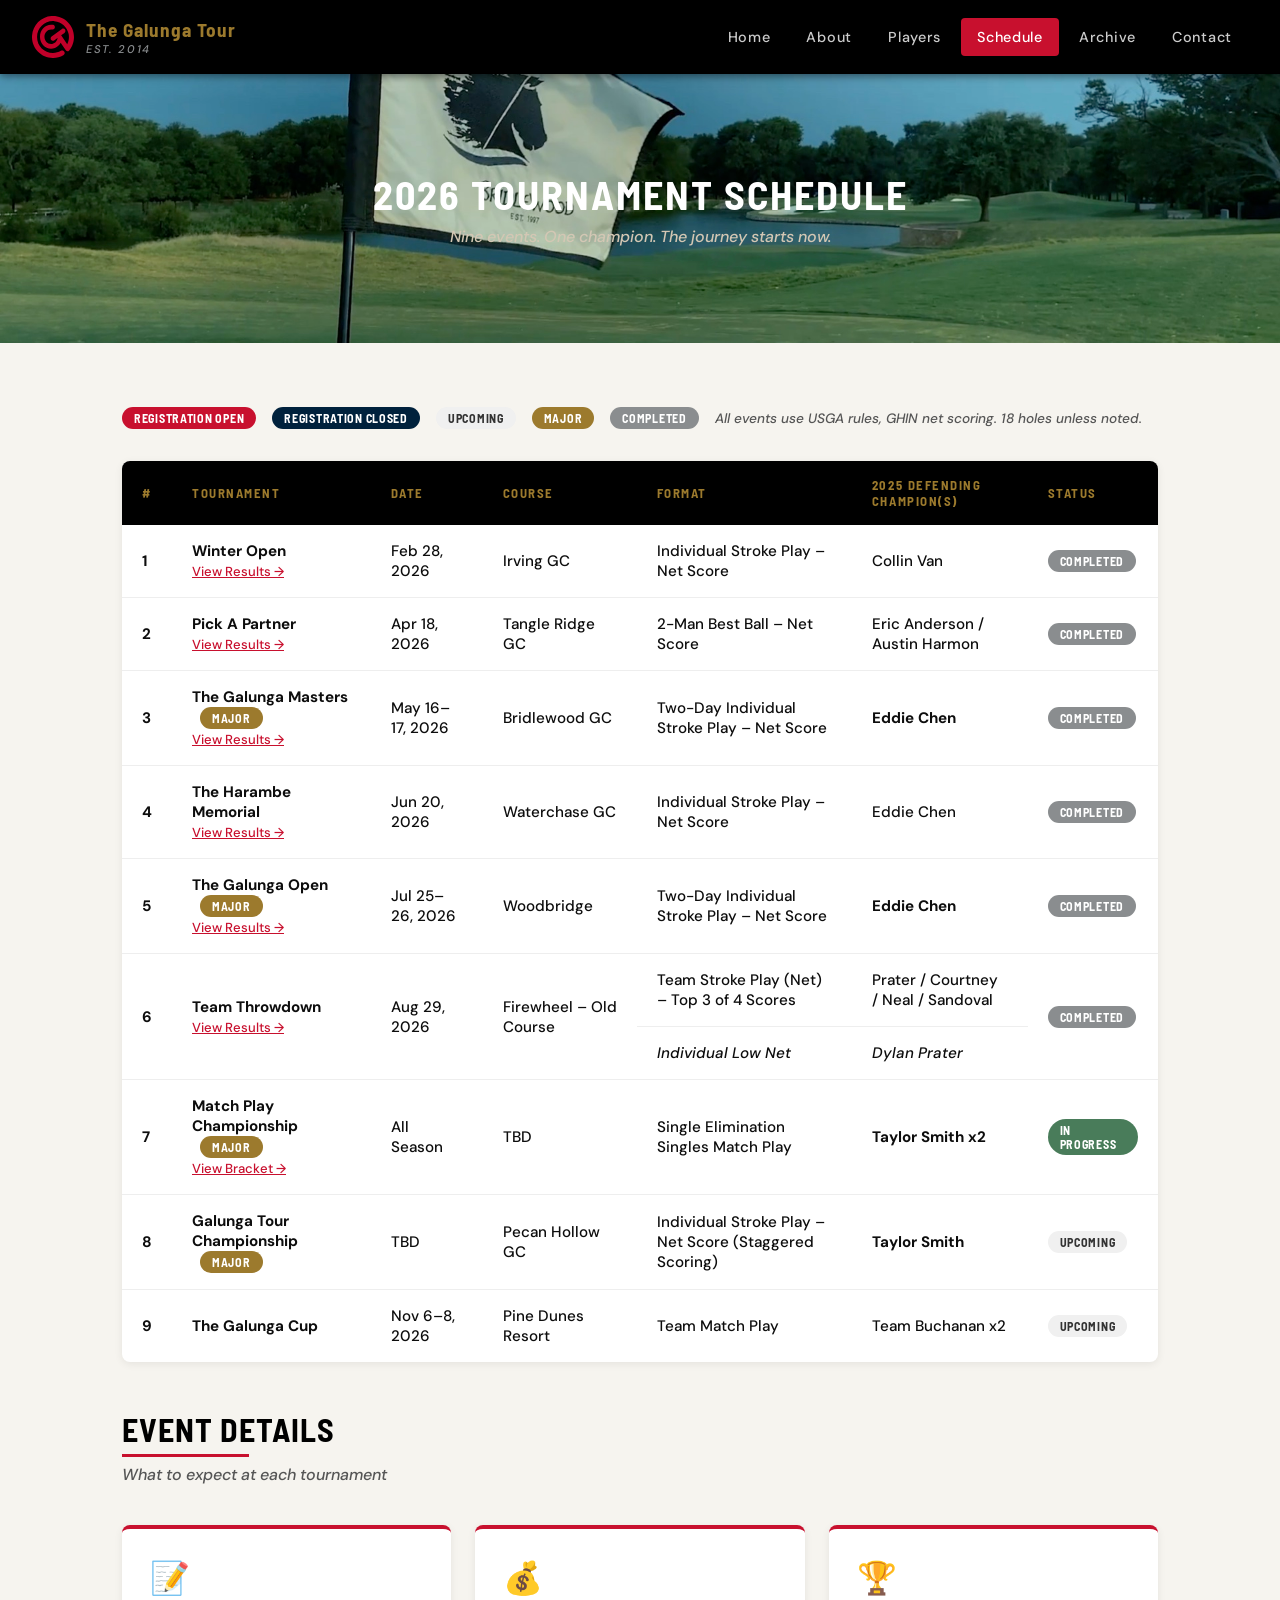
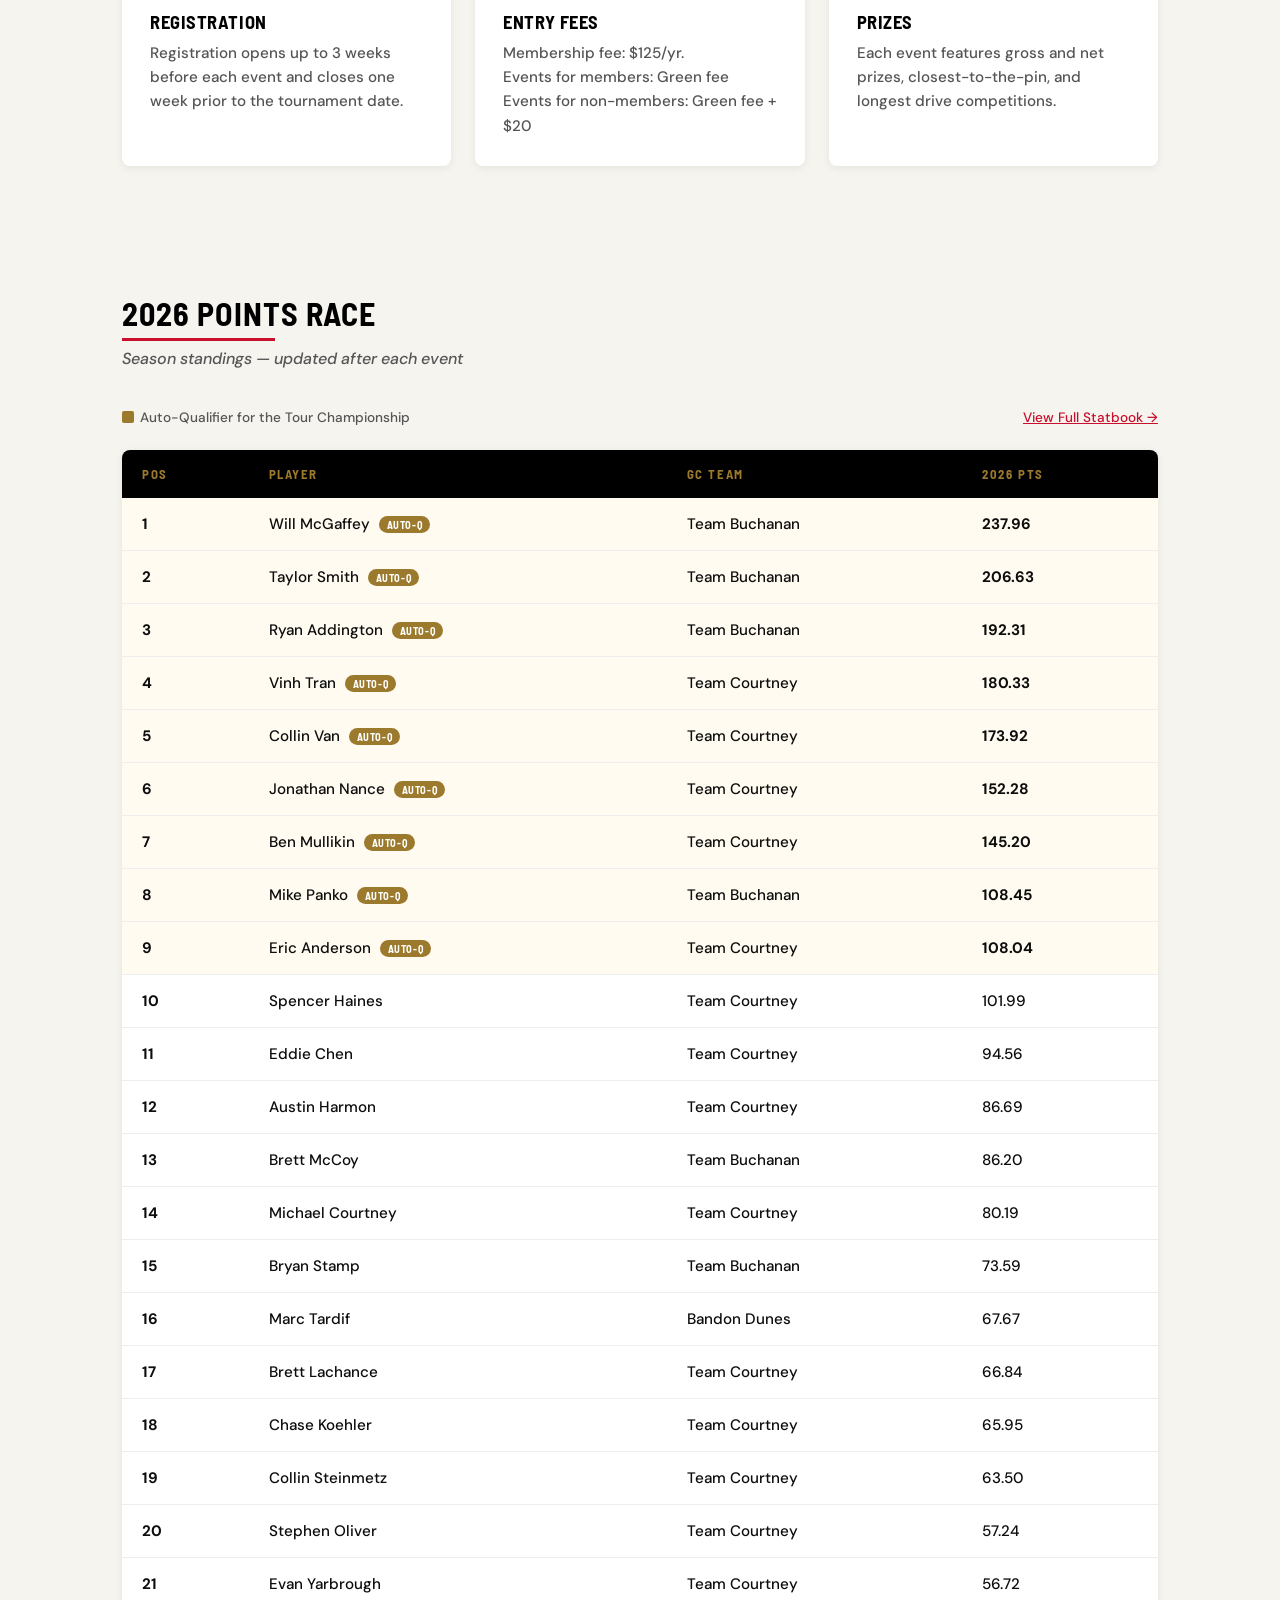
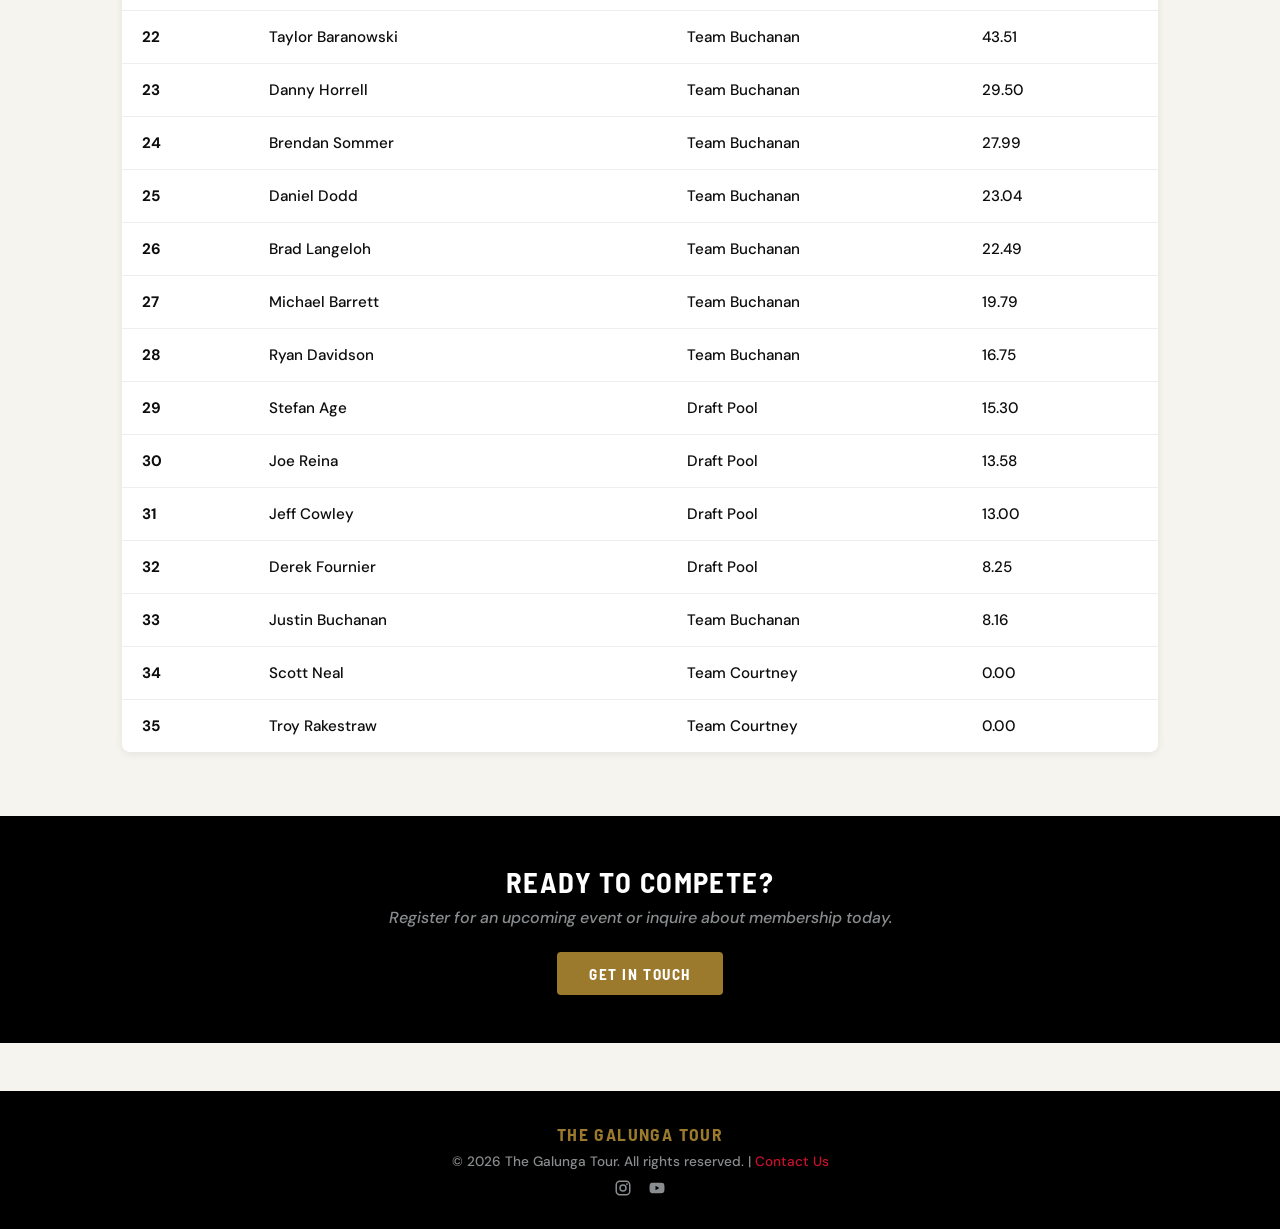
<file: schedule.html>
<!DOCTYPE html>
<html lang="en">
<head>
  <!-- Google tag (gtag.js) -->
  <script async src="https://www.googletagmanager.com/gtag/js?id=G-6ET2TRNGVK"></script>
  <script>
    window.dataLayer = window.dataLayer || [];
    function gtag(){dataLayer.push(arguments);}
    gtag('js', new Date());
    gtag('config', 'G-6ET2TRNGVK');
  </script>
  <meta charset="UTF-8">
  <meta name="viewport" content="width=device-width, initial-scale=1.0">
  <meta name="description" content="The 2026 Galunga Tour schedule. Nine events including the Galunga Masters, Galunga Open, Match Play Championship, Tour Championship, and the Galunga Cup.">
  <!-- Open Graph -->
  <meta property="og:type" content="website">
  <meta property="og:site_name" content="The Galunga Tour">
  <meta property="og:title" content="Tournament Schedule – The Galunga Tour">
  <meta property="og:description" content="The 2026 Galunga Tour schedule. Nine events including the Galunga Masters, Galunga Open, Match Play Championship, Tour Championship, and the Galunga Cup.">
  <meta property="og:url" content="https://galungatour.com/schedule.html">
  <meta property="og:image" content="https://galungatour.com/hero.jpg">
  <!-- Twitter Card -->
  <meta name="twitter:card" content="summary_large_image">
  <meta name="twitter:title" content="Tournament Schedule – The Galunga Tour">
  <meta name="twitter:description" content="The 2026 Galunga Tour schedule. Nine events including the Galunga Masters, Galunga Open, Match Play Championship, Tour Championship, and the Galunga Cup.">
  <meta name="twitter:image" content="https://galungatour.com/hero.jpg">
  <link rel="canonical" href="https://galungatour.com/schedule.html">
  <title>Tournament Schedule – The Galunga Tour</title>
  <link rel="stylesheet" href="style.css">
  <link rel="shortcut icon" href="favicon.ico"><link rel="icon" type="image/png" sizes="192x192" href="favicon-192.png"><link rel="icon" type="image/png" sizes="48x48" href="favicon-48.png"><link rel="apple-touch-icon" href="favicon-192.png">
</head>
<body>

  <nav>
    <a href="/" class="nav-logo">
      <img src="logo-circle.svg" alt="The Galunga Tour" style="height:42px; width:42px;">
      <div>
        <div class="logo-text">The Galunga Tour</div>
        <div class="logo-sub">Est. 2014</div>
      </div>
    </a>
    <ul id="nav-menu">
      <li><a href="/">Home</a></li>
      <li><a href="about.html">About</a></li>
      <li><a href="players.html">Players</a></li>
      <li><a href="schedule.html" class="active">Schedule</a></li>
      <li><a href="archive.html">Archive</a></li>
      <li><a href="contact.html">Contact</a></li>
    </ul>
    <button class="nav-hamburger" aria-label="Toggle navigation" onclick="this.classList.toggle('open'); document.getElementById('nav-menu').classList.toggle('nav-open');"><span></span><span></span><span></span></button>
  </nav>

  <div class="page-hero schedule-hero" style="background-image:url('photos/schedule-hero.jpg'); background-size:cover; background-position:center;">
    <h1>2026 Tournament Schedule</h1>
    <p>Nine events. One champion. The journey starts now.</p>
  </div>

  <div class="section">

    <div style="display:flex; gap:1rem; flex-wrap:wrap; margin-bottom:2rem;">
      <span class="badge badge-open">Registration Open</span>
      <span class="badge badge-closed">Registration Closed</span>
      <span class="badge badge-upcoming">Upcoming</span>
      <span class="badge badge-major">Major</span>
      <span class="badge badge-completed">Completed</span>
      <span style="font-size:0.85rem; color:var(--text-light); align-self:center; font-style:italic;">All events use USGA rules, GHIN net scoring. 18 holes unless noted.</span>
    </div>

    <table class="schedule-table">
      <thead>
        <tr>
          <th>#</th>
          <th>Tournament</th>
          <th>Date</th>
          <th>Course</th>
          <th>Format</th>
          <th>2025 Defending Champion(s)</th>
          <th>Status</th>
        </tr>
      </thead>
      <tbody>
        <tr>
          <td><strong>1</strong></td>
          <td>
            <strong>Winter Open</strong><br>
            <a href="https://www.golfgenius.com/pages/12419457960860763162" target="_blank" rel="noopener" style="font-size:0.82rem; color:var(--red);">View Results →</a>
          </td>
          <td>Feb 28, 2026</td>
          <td>Irving GC</td>
          <td>Individual Stroke Play – Net Score</td>
          <td>Collin Van</td>
          <td><span class="badge badge-completed">Completed</span></td>
        </tr>
        <tr>
          <td><strong>2</strong></td>
          <td>
            <strong>Pick A Partner</strong><br>
            <a href="https://www.golfgenius.com/pages/12535648524399855092" target="_blank" rel="noopener" style="font-size:0.82rem; color:var(--red);">View Results →</a>
          </td>
          <td>Apr 18, 2026</td>
          <td>Tangle Ridge GC</td>
          <td>2-Man Best Ball – Net Score</td>
          <td>Eric Anderson / Austin Harmon</td>
          <td><span class="badge badge-completed">Completed</span></td>
        </tr>
        <tr>
          <td><strong>3</strong></td>
          <td>
            <strong>The Galunga Masters</strong>
            <span class="badge badge-major" style="margin-left:0.5rem;">Major</span><br>
            <a href="https://www.golfgenius.com/leagues/12539473261999736246/rounds/12539473441885045790/v2tournaments" target="_blank" rel="noopener" style="font-size:0.82rem; color:var(--red);">View Results →</a>
          </td>
          <td>May 16–17, 2026</td>
          <td>Bridlewood GC</td>
          <td>Two-Day Individual Stroke Play – Net Score</td>
          <td><strong>Eddie Chen</strong></td>
          <td><span class="badge badge-completed">Completed</span></td>
        </tr>
        <tr>
          <td><strong>4</strong></td>
          <td>
            <strong>The Harambe Memorial</strong><br>
            <a href="https://www.golfgenius.com/pages/12742410545689314739" target="_blank" rel="noopener" style="font-size:0.82rem; color:var(--red);">View Results →</a>
          </td>
          <td>Jun 20, 2026</td>
          <td>Waterchase GC</td>
          <td>Individual Stroke Play – Net Score</td>
          <td>Eddie Chen</td>
          <td><span class="badge badge-completed">Completed</span></td>
        </tr>
        <tr>
          <td><strong>5</strong></td>
          <td>
            <strong>The Galunga Open</strong>
            <span class="badge badge-major" style="margin-left:0.5rem;">Major</span><br>
            <a href="https://www.golfgenius.com/pages/12863108590466024534" target="_blank" rel="noopener" style="font-size:0.82rem; color:var(--red);">View Results →</a>
          </td>
          <td>Jul 25–26, 2026</td>
          <td>Woodbridge</td>
          <td>Two-Day Individual Stroke Play – Net Score</td>
          <td><strong>Eddie Chen</strong></td>
          <td><span class="badge badge-completed">Completed</span></td>
        </tr>
        <tr>
          <td rowspan="2"><strong>6</strong></td>
          <td rowspan="2">
            <strong>Team Throwdown</strong><br>
            <a href="https://www.golfgenius.com/pages/12959077241458836796" target="_blank" rel="noopener" style="font-size:0.82rem; color:var(--red);">View Results →</a>
          </td>
          <td rowspan="2">Aug 29, 2026</td>
          <td rowspan="2">Firewheel &ndash; Old Course</td>
          <td>Team Stroke Play (Net) – Top 3 of 4 Scores</td>
          <td>Prater / Courtney / Neal / Sandoval</td>
          <td rowspan="2"><span class="badge badge-completed">Completed</span></td>
        </tr>
        <tr class="throwdown-sub">
          <td><em>Individual Low Net</em></td>
          <td><em>Dylan Prater</em></td>
        </tr>
        <tr>
          <td><strong>7</strong></td>
          <td>
            <strong>Match Play Championship</strong>
            <span class="badge badge-major" style="margin-left:0.5rem;">Major</span><br>
            <a href="https://docs.google.com/spreadsheets/d/16nO1ixiPFMysQzVyDM6CB_CeVLTVqlL4GVr4OMRPvnY/edit?gid=1686516988#gid=1686516988" target="_blank" rel="noopener" style="font-size:0.82rem; color:var(--red);">View Bracket →</a>
          </td>
          <td>All Season</td>
          <td>TBD</td>
          <td>Single Elimination Singles Match Play</td>
          <td><strong>Taylor Smith x2</strong></td>
          <td><span class="badge badge-inprogress">In Progress</span></td>
        </tr>
        <tr>
          <td><strong>8</strong></td>
          <td>
            <strong>Galunga Tour Championship</strong>
            <span class="badge badge-major" style="margin-left:0.5rem;">Major</span>
          </td>
          <td>TBD</td>
          <td>Pecan Hollow GC</td>
          <td>Individual Stroke Play – Net Score (Staggered Scoring)</td>
          <td><strong>Taylor Smith</strong></td>
          <td><span class="badge badge-upcoming">Upcoming</span></td>
        </tr>
        <tr>
          <td><strong>9</strong></td>
          <td><strong>The Galunga Cup</strong></td>
          <td>Nov 6–8, 2026</td>
          <td>Pine Dunes Resort</td>
          <td>Team Match Play</td>
          <td>Team Buchanan x2</td>
          <td><span class="badge badge-upcoming">Upcoming</span></td>
        </tr>
      </tbody>
    </table>

    <div style="margin-top:3rem;">
      <h2 class="section-title">Event Details</h2>
      <p class="section-sub">What to expect at each tournament</p>
      <div class="cards">
        <div class="card">
          <div class="card-icon">📝</div>
          <h3>Registration</h3>
          <p>Registration opens up to 3 weeks before each event and closes one week prior to the tournament date.</p>
        </div>
        <div class="card">
          <div class="card-icon">💰</div>
          <h3>Entry Fees</h3>
          <p>Membership fee: $125/yr.<br>Events for members: Green fee<br>Events for non-members: Green fee + $20</p>
        </div>
        <div class="card">
          <div class="card-icon">🏆</div>
          <h3>Prizes</h3>
          <p>Each event features gross and net prizes, closest-to-the-pin, and longest drive competitions.</p>
        </div>
      </div>
    </div>

  </div>

  <div class="section">
    <h2 class="section-title">2026 Points Race</h2>
    <p class="section-sub">Season standings — updated after each event</p>

    <div style="display:flex; align-items:center; gap:1rem; flex-wrap:wrap; margin-bottom:1.25rem;">
      <span style="display:inline-flex; align-items:center; gap:0.4rem; font-size:0.85rem; color:var(--text-light);"><span style="display:inline-block; width:12px; height:12px; background:var(--gold); border-radius:2px;"></span> Auto-Qualifier for the Tour Championship</span>
      <a href="https://docs.google.com/spreadsheets/d/16nO1ixiPFMysQzVyDM6CB_CeVLTVqlL4GVr4OMRPvnY/edit?gid=827167254#gid=827167254" target="_blank" rel="noopener" style="font-size:0.85rem; color:var(--red); margin-left:auto;">View Full Statbook →</a>
    </div>

    <table>
      <thead>
        <tr>
          <th>Pos</th>
          <th>Player</th>
          <th>GC Team</th>
          <th>2026 Pts</th>
        </tr>
      </thead>
      <tbody>
        <tr style="background:#fffbf0;"><td><strong>1</strong></td><td>Will McGaffey <span class="badge badge-major" style="font-size:0.65rem; padding:0.15rem 0.5rem; margin-left:0.3rem;">Auto-Q</span></td><td>Team Buchanan</td><td><strong>237.96</strong></td></tr>
        <tr style="background:#fffbf0;"><td><strong>2</strong></td><td>Taylor Smith <span class="badge badge-major" style="font-size:0.65rem; padding:0.15rem 0.5rem; margin-left:0.3rem;">Auto-Q</span></td><td>Team Buchanan</td><td><strong>206.63</strong></td></tr>
        <tr style="background:#fffbf0;"><td><strong>3</strong></td><td>Ryan Addington <span class="badge badge-major" style="font-size:0.65rem; padding:0.15rem 0.5rem; margin-left:0.3rem;">Auto-Q</span></td><td>Team Buchanan</td><td><strong>192.31</strong></td></tr>
        <tr style="background:#fffbf0;"><td><strong>4</strong></td><td>Vinh Tran <span class="badge badge-major" style="font-size:0.65rem; padding:0.15rem 0.5rem; margin-left:0.3rem;">Auto-Q</span></td><td>Team Courtney</td><td><strong>180.33</strong></td></tr>
        <tr style="background:#fffbf0;"><td><strong>5</strong></td><td>Collin Van <span class="badge badge-major" style="font-size:0.65rem; padding:0.15rem 0.5rem; margin-left:0.3rem;">Auto-Q</span></td><td>Team Courtney</td><td><strong>173.92</strong></td></tr>
        <tr style="background:#fffbf0;"><td><strong>6</strong></td><td>Jonathan Nance <span class="badge badge-major" style="font-size:0.65rem; padding:0.15rem 0.5rem; margin-left:0.3rem;">Auto-Q</span></td><td>Team Courtney</td><td><strong>152.28</strong></td></tr>
        <tr style="background:#fffbf0;"><td><strong>7</strong></td><td>Ben Mullikin <span class="badge badge-major" style="font-size:0.65rem; padding:0.15rem 0.5rem; margin-left:0.3rem;">Auto-Q</span></td><td>Team Courtney</td><td><strong>145.20</strong></td></tr>
        <tr style="background:#fffbf0;"><td><strong>8</strong></td><td>Mike Panko <span class="badge badge-major" style="font-size:0.65rem; padding:0.15rem 0.5rem; margin-left:0.3rem;">Auto-Q</span></td><td>Team Buchanan</td><td><strong>108.45</strong></td></tr>
        <tr style="background:#fffbf0;"><td><strong>9</strong></td><td>Eric Anderson <span class="badge badge-major" style="font-size:0.65rem; padding:0.15rem 0.5rem; margin-left:0.3rem;">Auto-Q</span></td><td>Team Courtney</td><td><strong>108.04</strong></td></tr>
        <tr><td><strong>10</strong></td><td>Spencer Haines</td><td>Team Courtney</td><td>101.99</td></tr>
        <tr><td><strong>11</strong></td><td>Eddie Chen</td><td>Team Courtney</td><td>94.56</td></tr>
        <tr><td><strong>12</strong></td><td>Austin Harmon</td><td>Team Courtney</td><td>86.69</td></tr>
        <tr><td><strong>13</strong></td><td>Brett McCoy</td><td>Team Buchanan</td><td>86.20</td></tr>
        <tr><td><strong>14</strong></td><td>Michael Courtney</td><td>Team Courtney</td><td>80.19</td></tr>
        <tr><td><strong>15</strong></td><td>Bryan Stamp</td><td>Team Buchanan</td><td>73.59</td></tr>
        <tr><td><strong>16</strong></td><td>Marc Tardif</td><td>Bandon Dunes</td><td>67.67</td></tr>
        <tr><td><strong>17</strong></td><td>Brett Lachance</td><td>Team Courtney</td><td>66.84</td></tr>
        <tr><td><strong>18</strong></td><td>Chase Koehler</td><td>Team Courtney</td><td>65.95</td></tr>
        <tr><td><strong>19</strong></td><td>Collin Steinmetz</td><td>Team Courtney</td><td>63.50</td></tr>
        <tr><td><strong>20</strong></td><td>Stephen Oliver</td><td>Team Courtney</td><td>57.24</td></tr>
        <tr><td><strong>21</strong></td><td>Evan Yarbrough</td><td>Team Courtney</td><td>56.72</td></tr>
        <tr><td><strong>22</strong></td><td>Taylor Baranowski</td><td>Team Buchanan</td><td>43.51</td></tr>
        <tr><td><strong>23</strong></td><td>Danny Horrell</td><td>Team Buchanan</td><td>29.50</td></tr>
        <tr><td><strong>24</strong></td><td>Brendan Sommer</td><td>Team Buchanan</td><td>27.99</td></tr>
        <tr><td><strong>25</strong></td><td>Daniel Dodd</td><td>Team Buchanan</td><td>23.04</td></tr>
        <tr><td><strong>26</strong></td><td>Brad Langeloh</td><td>Team Buchanan</td><td>22.49</td></tr>
        <tr><td><strong>27</strong></td><td>Michael Barrett</td><td>Team Buchanan</td><td>19.79</td></tr>
        <tr><td><strong>28</strong></td><td>Ryan Davidson</td><td>Team Buchanan</td><td>16.75</td></tr>
        <tr><td><strong>29</strong></td><td>Stefan Age</td><td>Draft Pool</td><td>15.30</td></tr>
        <tr><td><strong>30</strong></td><td>Joe Reina</td><td>Draft Pool</td><td>13.58</td></tr>
        <tr><td><strong>31</strong></td><td>Jeff Cowley</td><td>Draft Pool</td><td>13.00</td></tr>
        <tr><td><strong>32</strong></td><td>Derek Fournier</td><td>Draft Pool</td><td>8.25</td></tr>
        <tr><td><strong>33</strong></td><td>Justin Buchanan</td><td>Team Buchanan</td><td>8.16</td></tr>
        <tr><td><strong>34</strong></td><td>Scott Neal</td><td>Team Courtney</td><td>0.00</td></tr>
        <tr><td><strong>35</strong></td><td>Troy Rakestraw</td><td>Team Courtney</td><td>0.00</td></tr>
      </tbody>
    </table>
  </div>

  <div class="banner-strip">
    <h2>Ready to Compete?</h2>
    <p>Register for an upcoming event or inquire about membership today.</p>
    <a href="contact.html" class="btn btn-gold">Get in Touch</a>
  </div>

  <footer>
    <div class="footer-logo">The Galunga Tour</div>
    <p>&copy; 2026 The Galunga Tour. All rights reserved. | <a href="contact.html">Contact Us</a></p>
    <p style="margin-top:0.5rem; display:flex; justify-content:center; gap:1rem;"><a href="https://www.instagram.com/thegalungatour/" target="_blank" rel="noopener" style="color:var(--iron-gray);"><svg xmlns="http://www.w3.org/2000/svg" viewBox="0 0 24 24" width="18" height="18" fill="currentColor" style="vertical-align:middle;" aria-label="Instagram"><path d="M7.8 2h8.4C19.4 2 22 4.6 22 7.8v8.4a5.8 5.8 0 0 1-5.8 5.8H7.8C4.6 22 2 19.4 2 16.2V7.8A5.8 5.8 0 0 1 7.8 2m-.2 2A3.6 3.6 0 0 0 4 7.6v8.8C4 18.39 5.61 20 7.6 20h8.8a3.6 3.6 0 0 0 3.6-3.6V7.6C20 5.61 18.39 4 16.4 4H7.6m9.65 1.5a1.25 1.25 0 0 1 1.25 1.25A1.25 1.25 0 0 1 17.25 8 1.25 1.25 0 0 1 16 6.75a1.25 1.25 0 0 1 1.25-1.25M12 7a5 5 0 0 1 5 5 5 5 0 0 1-5 5 5 5 0 0 1-5-5 5 5 0 0 1 5-5m0 2a3 3 0 0 0-3 3 3 3 0 0 0 3 3 3 3 0 0 0 3-3 3 3 0 0 0-3-3z"/></svg></a><a href="https://www.youtube.com/@thegalungatour5022" target="_blank" rel="noopener" style="color:var(--iron-gray);"><svg xmlns="http://www.w3.org/2000/svg" viewBox="0 0 24 24" width="18" height="18" fill="currentColor" style="vertical-align:middle;" aria-label="YouTube"><path d="M10 15l5.19-3L10 9v6m11.56-7.83c.13.47.22 1.1.28 1.9.07.8.1 1.49.1 2.09L22 12c0 2.19-.16 3.8-.44 4.83-.25.9-.83 1.48-1.73 1.73-.47.13-1.33.22-2.65.28-1.3.07-2.49.1-3.59.1L12 19c-4.19 0-6.8-.16-7.83-.44-.9-.25-1.48-.83-1.73-1.73-.13-.47-.22-1.1-.28-1.9-.07-.8-.1-1.49-.1-2.09L2 12c0-2.19.16-3.8.44-4.83.25-.9.83-1.48 1.73-1.73.47-.13 1.33-.22 2.65-.28 1.3-.07 2.49-.1 3.59-.1L12 5c4.19 0 6.8.16 7.83.44.9.25 1.48.83 1.73 1.73z"/></svg></a></p>
  </footer>

</body>
</html>
</file>
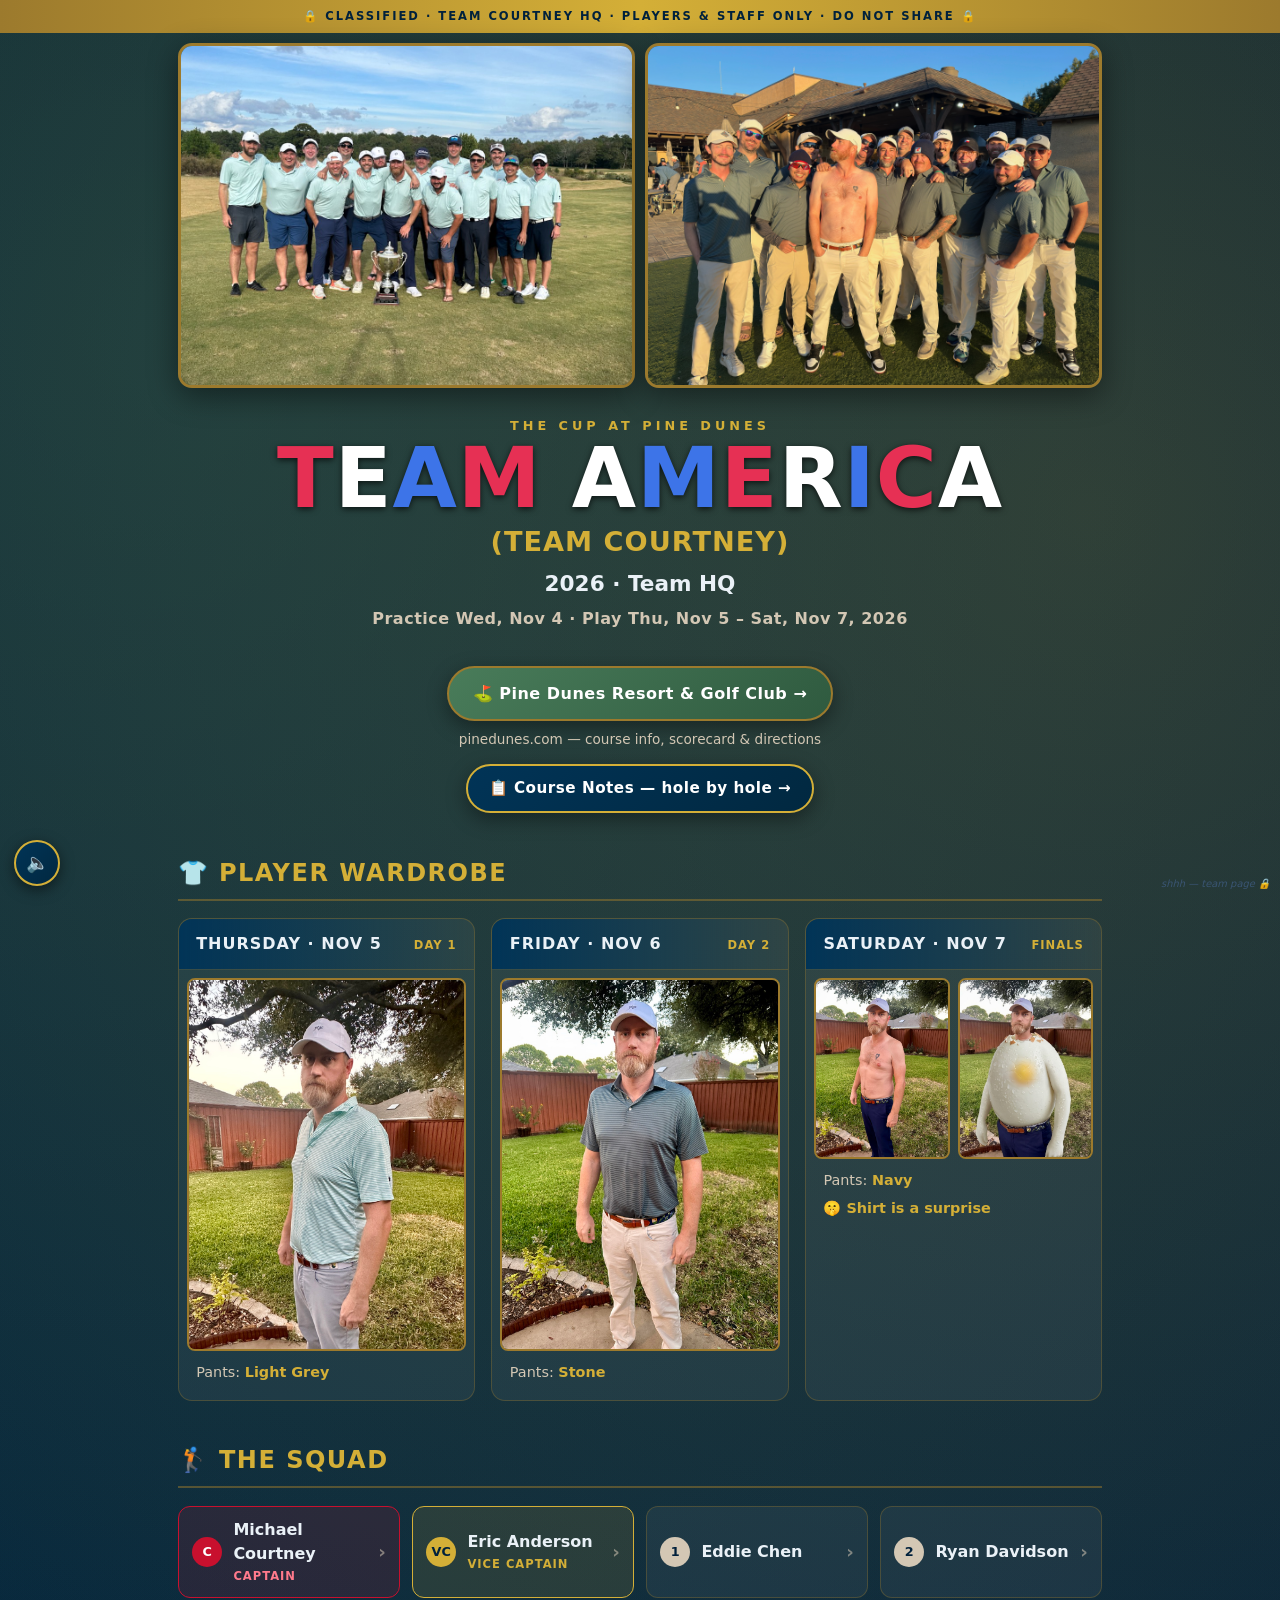
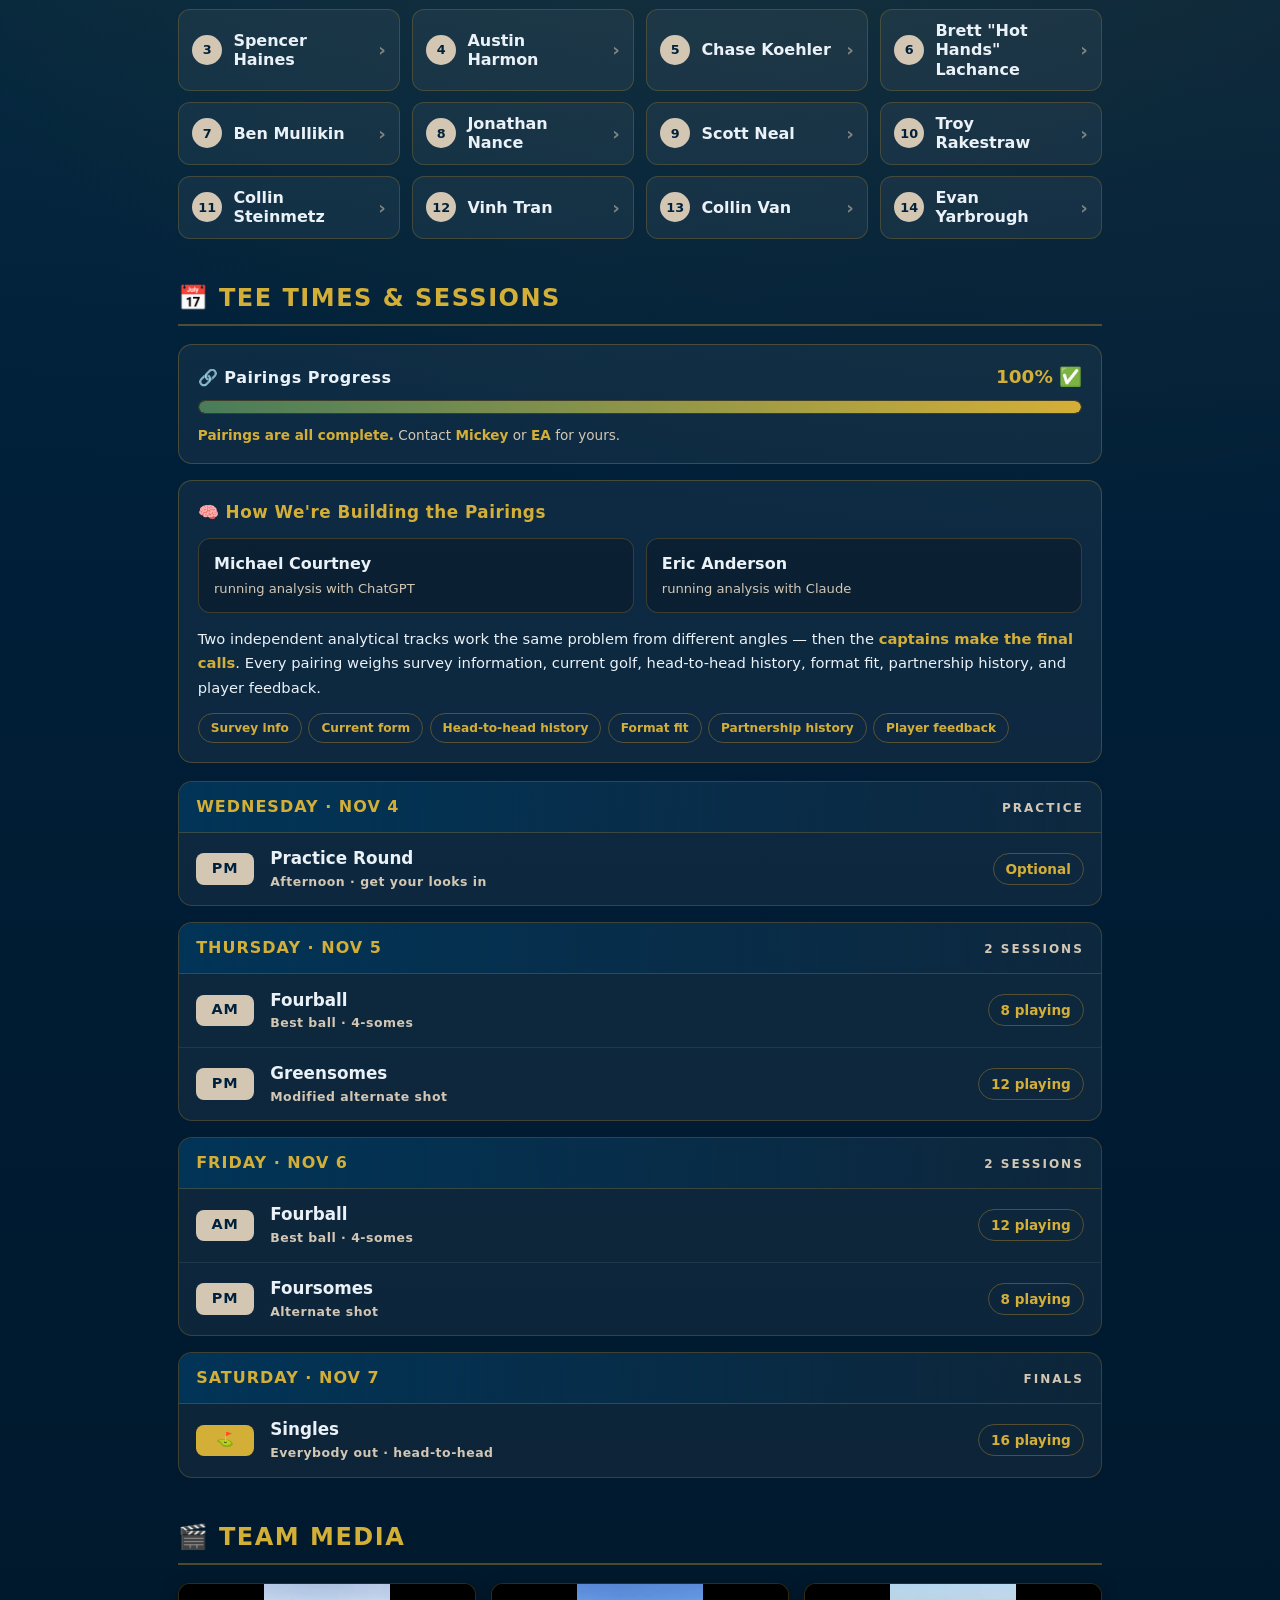
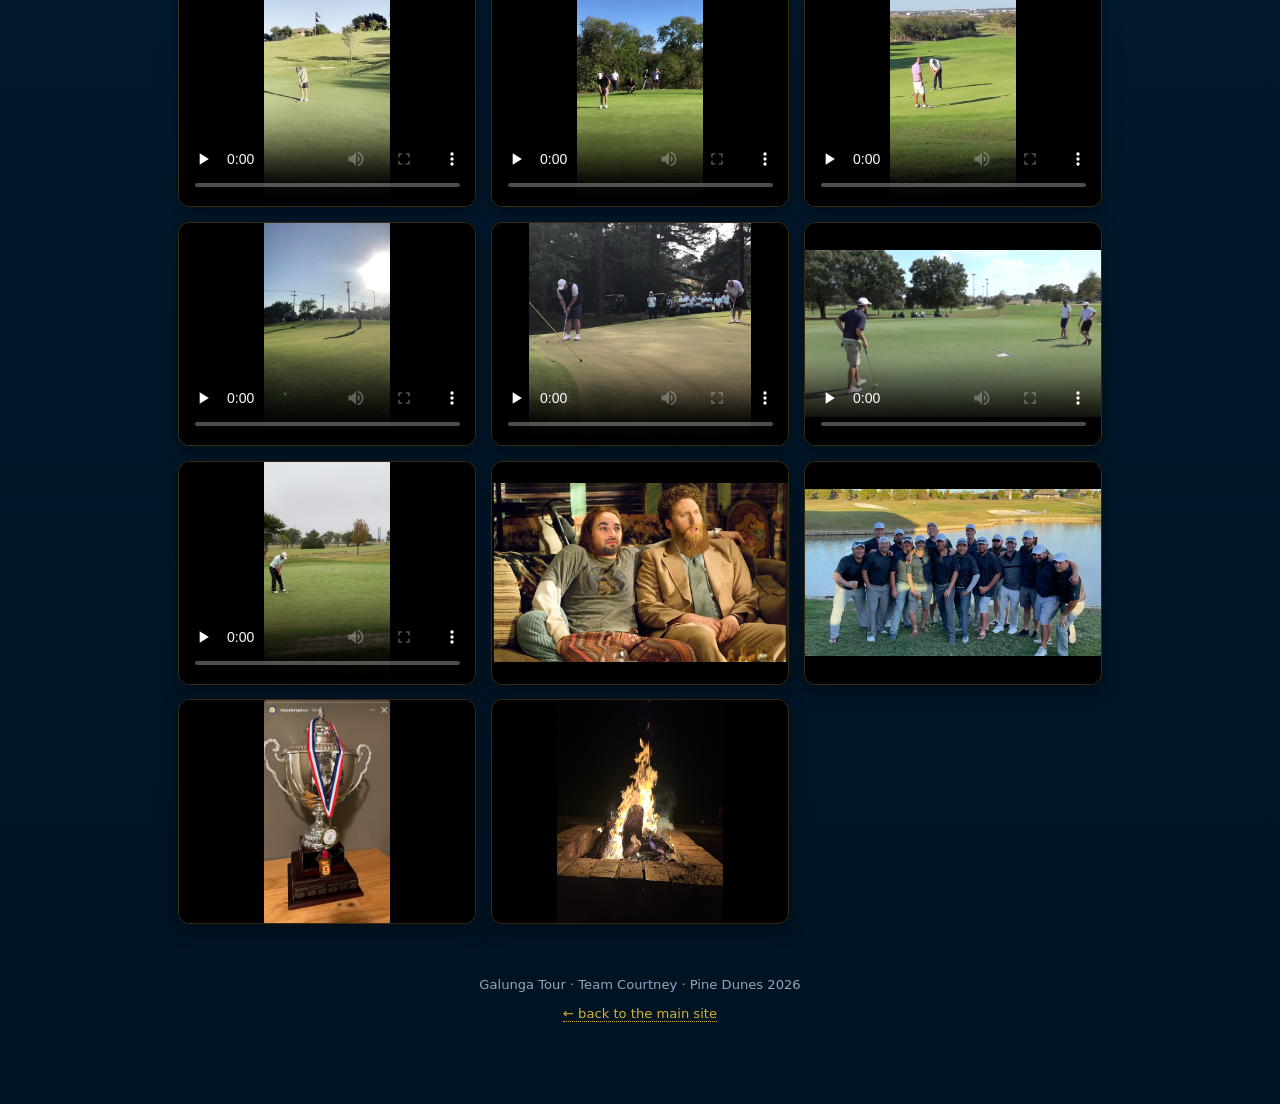
<file: tcpd2026.html>
<!DOCTYPE html>
<html lang="en">
<head>
  <meta charset="UTF-8">
  <meta name="viewport" content="width=device-width, initial-scale=1.0">
  <!-- SECRET PAGE — Team Courtney HQ. Do not link. Do not index. Players only. -->
  <meta name="robots" content="noindex, nofollow">
  <title>🔒 Team Courtney — Pine Dunes 2026</title>
  <link rel="icon" href="favicon.ico">
  <style>
    :root{
      --navy:#00213c; --navy2:#013457; --gold:#9C7A2D; --gold2:#d4af37;
      --red:#C8102E; --fairway:#497C5A; --tan:#D3C7B4; --off:#F6F4EF;
      --ink:#eaf1f7;
    }
    *{margin:0;padding:0;box-sizing:border-box}
    html{scroll-behavior:smooth}
    body{
      background:
        radial-gradient(circle at 15% 8%, rgba(73,124,90,.30), transparent 42%),
        radial-gradient(circle at 85% 12%, rgba(156,122,45,.28), transparent 42%),
        linear-gradient(180deg,#001a30,#00213c 40%,#001322);
      color:var(--ink);
      font-family:-apple-system,"Segoe UI",system-ui,sans-serif;
      overflow-x:hidden;line-height:1.5;
    }
    .wrap{position:relative;z-index:2;max-width:960px;margin:0 auto;padding:0 1.1rem 5rem}

    /* ===== top classified strip ===== */
    .strip{
      text-align:center;padding:.5rem;font-weight:800;letter-spacing:2px;
      font-size:.72rem;text-transform:uppercase;color:var(--navy);
      background:linear-gradient(90deg,var(--gold),var(--gold2),var(--gold));
    }

    /* ===== hero photos ===== */
    .photos{
      display:grid;grid-template-columns:1fr 1fr;gap:.6rem;
      max-width:960px;margin:0 auto;padding:.6rem 1.1rem 0;
    }
    .photos figure{
      position:relative;border:3px solid var(--gold);border-radius:14px;overflow:hidden;
      background:rgba(255,255,255,.04);box-shadow:0 8px 30px rgba(0,0,0,.45);
    }
    .photos img{width:100%;display:block;aspect-ratio:4/3;object-fit:cover}
    .photos .ph-fallback{
      display:flex;align-items:center;justify-content:center;text-align:center;
      aspect-ratio:4/3;font-size:.85rem;color:var(--tan);padding:1rem;
      background:repeating-linear-gradient(45deg,rgba(255,255,255,.03),rgba(255,255,255,.03) 12px,transparent 12px,transparent 24px);
    }
    @media(max-width:560px){.photos{grid-template-columns:1fr}}

    /* ===== masthead ===== */
    .mast{text-align:center;padding:1.8rem 0 .6rem}
    .kicker{font-size:.8rem;letter-spacing:4px;text-transform:uppercase;color:var(--gold2);font-weight:700}
    h1{
      font-size:clamp(2.4rem,10vw,5.2rem);font-weight:900;line-height:.92;margin:.35rem 0;
      text-transform:uppercase;letter-spacing:1px;
      filter:drop-shadow(0 2px 3px rgba(0,0,0,.7));
    }
    h1 span{display:inline-block}
    h1 .r{color:#E63054}
    h1 .w{color:#ffffff}
    h1 .b{color:#3d74e8}
    .aka{font-size:clamp(1.1rem,4vw,1.7rem);font-weight:800;letter-spacing:1px;text-transform:uppercase;
      color:var(--gold2);margin-top:-.1rem}
    .sub{font-size:clamp(1rem,3.5vw,1.35rem);font-weight:700;color:var(--ink);margin-top:.35rem}
    .dates{margin-top:.4rem;font-size:1rem;color:var(--tan);font-weight:600;letter-spacing:.5px}

    /* ===== course link ===== */
    .course{text-align:center;margin:1.6rem 0 .4rem}
    .course a{
      display:inline-flex;align-items:center;gap:.55rem;text-decoration:none;
      background:linear-gradient(135deg,var(--fairway),#2f5a3f);
      color:#fff;font-weight:800;letter-spacing:.5px;
      padding:.85rem 1.5rem;border-radius:999px;border:2px solid var(--gold);
      box-shadow:0 6px 20px rgba(0,0,0,.4);transition:transform .15s,box-shadow .15s;
    }
    .course a:hover{transform:translateY(-2px);box-shadow:0 10px 26px rgba(0,0,0,.5)}
    .course .host{display:block;margin-top:.5rem;font-size:.85rem;color:var(--tan)}
    .course .notes-cta{
      background:linear-gradient(135deg,var(--navy2),#012840);border-color:var(--gold2);
      font-size:.95rem;padding:.7rem 1.3rem;
    }

    /* ===== section headings ===== */
    .sec{margin-top:2.6rem}
    .sec h2{
      font-size:1.5rem;font-weight:900;text-transform:uppercase;letter-spacing:1.5px;
      color:var(--gold2);display:flex;align-items:center;gap:.6rem;
      padding-bottom:.5rem;border-bottom:2px solid rgba(156,122,45,.5);
    }

    /* ===== roster ===== */
    .roster{display:grid;grid-template-columns:repeat(auto-fill,minmax(210px,1fr));gap:.7rem;margin-top:1.1rem}
    .player{
      display:flex;align-items:center;gap:.7rem;
      background:rgba(255,255,255,.05);border:1px solid rgba(156,122,45,.35);
      border-radius:12px;padding:.7rem .85rem;
      text-decoration:none;color:inherit;
      transition:transform .12s,box-shadow .12s;
    }
    a.player:hover{transform:translateY(-2px);box-shadow:0 6px 18px rgba(0,0,0,.4),0 0 0 1px var(--gold2)}
    .player .go{margin-left:auto;color:var(--tan);font-weight:900;font-size:1.15rem;opacity:.55;transition:opacity .12s}
    a.player:hover .go{opacity:1;color:var(--gold2)}
    .player .num{
      flex:0 0 auto;width:30px;height:30px;border-radius:50%;
      display:flex;align-items:center;justify-content:center;
      font-weight:800;font-size:.8rem;color:var(--navy);background:var(--tan);
    }
    .player .name{font-weight:700;font-size:1rem;line-height:1.2}
    .player .role{display:block;font-size:.72rem;font-weight:800;letter-spacing:1px;text-transform:uppercase;margin-top:.15rem}
    .player.cap{border-color:var(--red);background:rgba(200,16,46,.14)}
    .player.cap .num{background:var(--red);color:#fff}
    .player.cap .role{color:#ff7a8c}
    .player.vc{border-color:var(--gold2);background:rgba(212,175,55,.12)}
    .player.vc .num{background:var(--gold2);color:var(--navy)}
    .player.vc .role{color:var(--gold2)}

    /* ===== schedule ===== */
    .days{display:grid;gap:1rem;margin-top:1.1rem}
    .day{
      background:rgba(255,255,255,.05);border:1px solid rgba(156,122,45,.35);
      border-radius:14px;overflow:hidden;
    }
    .day .dhead{
      padding:.8rem 1.1rem;font-weight:900;text-transform:uppercase;letter-spacing:1px;
      background:linear-gradient(90deg,var(--navy2),transparent);
      border-bottom:1px solid rgba(156,122,45,.35);display:flex;justify-content:space-between;align-items:baseline;gap:.8rem;
    }
    .day .dhead .dlabel{color:var(--gold2)}
    .day .dhead .dtag{font-size:.75rem;color:var(--tan);letter-spacing:2px}
    .session{
      display:flex;align-items:center;gap:1rem;
      padding:.85rem 1.1rem;border-bottom:1px solid rgba(255,255,255,.08);
    }
    .session:last-child{border-bottom:none}
    .session .when{
      flex:0 0 auto;min-width:58px;text-align:center;font-weight:900;font-size:.9rem;
      color:var(--navy);background:var(--tan);border-radius:8px;padding:.3rem .1rem;letter-spacing:1px;
    }
    .session.singles .when{background:var(--gold2)}
    .session .fmt{flex:1 1 auto;font-weight:800;font-size:1.05rem}
    .session .fmt small{display:block;font-weight:600;font-size:.78rem;color:var(--tan);letter-spacing:.5px;margin-top:.1rem}
    .session .count{
      flex:0 0 auto;font-weight:800;font-size:.85rem;color:var(--gold2);
      border:1px solid rgba(156,122,45,.5);border-radius:999px;padding:.3rem .75rem;white-space:nowrap;
    }

    /* ===== pairings progress ===== */
    .pairings{
      border:1px solid rgba(156,122,45,.4);border-radius:14px;background:rgba(255,255,255,.05);
      padding:1.1rem 1.2rem;margin-top:1.1rem;
    }
    .pairings .ptop{display:flex;justify-content:space-between;align-items:baseline;gap:.8rem;margin-bottom:.6rem}
    .pairings .plabel{font-weight:800;letter-spacing:.5px;color:var(--ink)}
    .pairings .ppct{font-weight:900;font-size:1.15rem;color:var(--gold2)}
    .bar{height:14px;border-radius:999px;background:rgba(0,0,0,.35);overflow:hidden;border:1px solid rgba(156,122,45,.35)}
    .bar span{
      display:block;height:100%;width:0;border-radius:999px;
      background:linear-gradient(90deg,var(--fairway),var(--gold2));
      box-shadow:0 0 12px rgba(212,175,55,.5);
      animation:fill 1.4s ease-out forwards;
    }
    @keyframes fill{from{width:0}to{width:100%}}
    .pairings .pnote{margin-top:.7rem;font-size:.85rem;color:var(--tan)}
    .pairings .pnote b{color:var(--gold2)}

    /* ===== pairing strategy ===== */
    .strategy{
      border:1px solid rgba(156,122,45,.4);border-radius:14px;background:rgba(255,255,255,.05);
      padding:1.2rem;margin-top:1rem;
    }
    .strategy h3{font-size:1.05rem;color:var(--gold2);letter-spacing:.5px;margin-bottom:.8rem;display:flex;align-items:center;gap:.5rem}
    .tracks{display:grid;grid-template-columns:1fr 1fr;gap:.7rem;margin-bottom:.9rem}
    @media(max-width:560px){.tracks{grid-template-columns:1fr}}
    .track{border:1px solid rgba(156,122,45,.35);border-radius:12px;padding:.8rem .95rem;background:rgba(0,0,0,.22)}
    .track .cap{font-weight:800;font-size:1rem}
    .track .tool{display:block;font-size:.82rem;color:var(--tan);margin-top:.2rem}
    .strategy p{font-size:.92rem;color:var(--ink);line-height:1.65}
    .strategy p b{color:var(--gold2)}
    .factors{display:flex;flex-wrap:wrap;gap:.4rem;margin-top:.85rem}
    .factors span{font-size:.76rem;font-weight:700;color:var(--gold2);border:1px solid rgba(156,122,45,.5);border-radius:999px;padding:.3rem .75rem}

    /* ===== wardrobe ===== */
    .wardrobe{display:grid;grid-template-columns:repeat(auto-fit,minmax(250px,1fr));gap:1rem;margin-top:1.1rem}
    .wcard{background:rgba(255,255,255,.05);border:1px solid rgba(156,122,45,.35);border-radius:14px;overflow:hidden}
    .wcard .dhead{
      padding:.8rem 1.1rem;font-weight:900;text-transform:uppercase;letter-spacing:1px;
      background:linear-gradient(90deg,var(--navy2),transparent);
      border-bottom:1px solid rgba(156,122,45,.35);display:flex;justify-content:space-between;align-items:baseline;gap:.8rem;
    }
    .wcard .dtag{font-size:.72rem;color:var(--gold2);letter-spacing:1px}
    .wcard .wphotos{display:grid;gap:.5rem;padding:.5rem}
    .wcard .wphotos.two{grid-template-columns:1fr 1fr}
    .wcard img{width:100%;display:block;aspect-ratio:3/4;object-fit:cover;object-position:top;border-radius:8px;border:2px solid var(--gold)}
    .wcard .wnote{padding:.2rem 1.1rem 1rem;font-size:.9rem;color:var(--tan)}
    .wcard .wnote b{color:var(--gold2)}
    .wsurprise{display:inline-block;margin-top:.4rem;font-weight:800;color:var(--gold2)}

    /* ===== media gallery ===== */
    .media{display:grid;grid-template-columns:repeat(auto-fill,minmax(260px,1fr));gap:.9rem;margin-top:1.1rem}
    .media figure{
      margin:0;border:1px solid rgba(156,122,45,.35);border-radius:12px;overflow:hidden;
      background:#000;box-shadow:0 6px 18px rgba(0,0,0,.35);
    }
    .media video,.media img{width:100%;display:block;aspect-ratio:4/3;object-fit:contain;background:#000}

    footer{text-align:center;margin-top:3.2rem;font-size:.82rem;color:#8fa6bb}
    footer a.back{color:var(--gold2);text-decoration:none;border-bottom:1px dotted var(--gold2)}
    .secret{position:fixed;bottom:8px;right:10px;z-index:9;font-size:.62rem;color:#3a5573;font-style:italic;pointer-events:none}
    /* ===== background music toggle ===== */
    .bgm-btn{
      position:fixed;bottom:14px;left:14px;z-index:20;
      width:46px;height:46px;border-radius:50%;cursor:pointer;
      border:2px solid var(--gold2);color:#fff;font-size:1.15rem;line-height:1;
      background:linear-gradient(135deg,var(--navy2),#012840);
      box-shadow:0 4px 14px rgba(0,0,0,.5);display:flex;align-items:center;justify-content:center;
      transition:transform .15s;
    }
    .bgm-btn:hover{transform:scale(1.08)}
    .bgm-btn.playing{border-color:var(--fairway);box-shadow:0 0 0 2px rgba(73,124,90,.4),0 4px 14px rgba(0,0,0,.5)}
  </style>
</head>
<body>

<div class="strip">🔒 Classified · Team Courtney HQ · Players &amp; Staff Only · Do Not Share 🔒</div>

<!-- ===== HERO PHOTOS =====
     Drop two images into photos/ named team-1.jpg and team-2.jpg.
     They swap in automatically; the dashed box shows until then. -->
<div class="photos">
  <figure>
    <img src="photos/team-1.jpg" alt="Team Courtney"
         onerror="this.outerHTML='&lt;div class=ph-fallback&gt;📸 team photo #1 &lt;br&gt;(save as photos/team-1.jpg)&lt;/div&gt;'">
  </figure>
  <figure>
    <img src="photos/team-2.jpg" alt="Team Courtney"
         onerror="this.outerHTML='&lt;div class=ph-fallback&gt;📸 team photo #2 &lt;br&gt;(save as photos/team-2.jpg)&lt;/div&gt;'">
  </figure>
</div>

<div class="wrap">

  <div class="mast">
    <div class="kicker">The Cup at Pine Dunes</div>
    <h1><span class="r">T</span><span class="w">E</span><span class="b">A</span><span class="r">M</span>&nbsp;<span class="w">A</span><span class="b">M</span><span class="r">E</span><span class="w">R</span><span class="b">I</span><span class="r">C</span><span class="w">A</span></h1>
    <div class="aka">(Team Courtney)</div>
    <div class="sub">2026 · Team HQ</div>
    <div class="dates">Practice Wed, Nov 4 · Play Thu, Nov 5 – Sat, Nov 7, 2026</div>
  </div>

  <div class="course">
    <a href="https://www.pinedunes.com/" target="_blank" rel="noopener noreferrer">⛳ Pine Dunes Resort &amp; Golf Club →</a>
    <span class="host">pinedunes.com — course info, scorecard &amp; directions</span>
    <div style="margin-top:.9rem">
      <a class="notes-cta" href="course-notes.html">📋 Course Notes — hole by hole →</a>
    </div>
  </div>

  <!-- ===== WARDROBE ===== -->
  <section class="sec">
    <h2>👕 Player Wardrobe</h2>
    <div class="wardrobe">
      <div class="wcard">
        <div class="dhead"><span>Thursday · Nov 5</span><span class="dtag">Day 1</span></div>
        <div class="wphotos"><img src="photos/wardrobe-thursday.jpg" alt="Thursday outfit" loading="lazy"></div>
        <div class="wnote">Pants: <b>Light Grey</b></div>
      </div>
      <div class="wcard">
        <div class="dhead"><span>Friday · Nov 6</span><span class="dtag">Day 2</span></div>
        <div class="wphotos"><img src="photos/wardrobe-friday.jpg" alt="Friday outfit" loading="lazy"></div>
        <div class="wnote">Pants: <b>Stone</b></div>
      </div>
      <div class="wcard">
        <div class="dhead"><span>Saturday · Nov 7</span><span class="dtag">Finals</span></div>
        <div class="wphotos two">
          <img src="photos/wardrobe-saturday.jpg" alt="Saturday outfit — shirt is a surprise" loading="lazy">
          <img src="photos/wardrobe-saturday-egg.jpg" alt="Saturday outfit — shirt is a surprise (egg)" loading="lazy">
        </div>
        <div class="wnote">Pants: <b>Navy</b><br><span class="wsurprise">🤫 Shirt is a surprise</span></div>
      </div>
    </div>
  </section>

  <!-- ===== ROSTER ===== -->
  <section class="sec">
    <h2>🏌️ The Squad</h2>
    <div class="roster">
      <a class="player cap" href="player.html?id=michael-courtney"><span class="num">C</span><span><span class="name">Michael Courtney</span><span class="role">Captain</span></span><span class="go">›</span></a>
      <a class="player vc" href="player.html?id=eric-anderson"><span class="num">VC</span><span><span class="name">Eric Anderson</span><span class="role">Vice Captain</span></span><span class="go">›</span></a>
      <a class="player" href="player.html?id=eddie-chen"><span class="num">1</span><span class="name">Eddie Chen</span><span class="go">›</span></a>
      <a class="player" href="player.html?id=ryan-davidson"><span class="num">2</span><span class="name">Ryan Davidson</span><span class="go">›</span></a>
      <a class="player" href="player.html?id=spencer-haines"><span class="num">3</span><span class="name">Spencer Haines</span><span class="go">›</span></a>
      <a class="player" href="player.html?id=austin-harmon"><span class="num">4</span><span class="name">Austin Harmon</span><span class="go">›</span></a>
      <a class="player" href="player.html?id=chase-koehler"><span class="num">5</span><span class="name">Chase Koehler</span><span class="go">›</span></a>
      <a class="player" href="player.html?id=brett-lachance"><span class="num">6</span><span class="name">Brett "Hot Hands" Lachance</span><span class="go">›</span></a>
      <a class="player" href="player.html?id=ben-mullikin"><span class="num">7</span><span class="name">Ben Mullikin</span><span class="go">›</span></a>
      <a class="player" href="player.html?id=jonathan-nance"><span class="num">8</span><span class="name">Jonathan Nance</span><span class="go">›</span></a>
      <a class="player" href="player.html?id=scott-neal"><span class="num">9</span><span class="name">Scott Neal</span><span class="go">›</span></a>
      <a class="player" href="player.html?id=troy-rakestraw"><span class="num">10</span><span class="name">Troy Rakestraw</span><span class="go">›</span></a>
      <a class="player" href="player.html?id=collin-steinmetz"><span class="num">11</span><span class="name">Collin Steinmetz</span><span class="go">›</span></a>
      <a class="player" href="player.html?id=vinh-tran"><span class="num">12</span><span class="name">Vinh Tran</span><span class="go">›</span></a>
      <a class="player" href="player.html?id=collin-van"><span class="num">13</span><span class="name">Collin Van</span><span class="go">›</span></a>
      <a class="player" href="player.html?id=evan-yarbrough"><span class="num">14</span><span class="name">Evan Yarbrough</span><span class="go">›</span></a>
    </div>
  </section>

  <!-- ===== SCHEDULE ===== -->
  <section class="sec">
    <h2>📅 Tee Times &amp; Sessions</h2>

    <div class="pairings">
      <div class="ptop">
        <span class="plabel">🔗 Pairings Progress</span>
        <span class="ppct">100% ✅</span>
      </div>
      <div class="bar"><span></span></div>
      <div class="pnote"><b>Pairings are all complete.</b> Contact <b>Mickey</b> or <b>EA</b> for yours.</div>
    </div>

    <div class="strategy">
      <h3>🧠 How We're Building the Pairings</h3>
      <div class="tracks">
        <div class="track"><span class="cap">Michael Courtney</span><span class="tool">running analysis with ChatGPT</span></div>
        <div class="track"><span class="cap">Eric Anderson</span><span class="tool">running analysis with Claude</span></div>
      </div>
      <p>Two independent analytical tracks work the same problem from different angles — then the <b>captains make the final calls</b>. Every pairing weighs survey information, current golf, head-to-head history, format fit, partnership history, and player feedback.</p>
      <div class="factors">
        <span>Survey info</span>
        <span>Current form</span>
        <span>Head-to-head history</span>
        <span>Format fit</span>
        <span>Partnership history</span>
        <span>Player feedback</span>
      </div>
    </div>

    <div class="days">
      <div class="day">
        <div class="dhead"><span class="dlabel">Wednesday · Nov 4</span><span class="dtag">Practice</span></div>
        <div class="session">
          <span class="when">PM</span>
          <span class="fmt">Practice Round<small>Afternoon · get your looks in</small></span>
          <span class="count">Optional</span>
        </div>
      </div>
      <div class="day">
        <div class="dhead"><span class="dlabel">Thursday · Nov 5</span><span class="dtag">2 Sessions</span></div>
        <div class="session">
          <span class="when">AM</span>
          <span class="fmt">Fourball<small>Best ball · 4-somes</small></span>
          <span class="count">8 playing</span>
        </div>
        <div class="session">
          <span class="when">PM</span>
          <span class="fmt">Greensomes<small>Modified alternate shot</small></span>
          <span class="count">12 playing</span>
        </div>
      </div>
      <div class="day">
        <div class="dhead"><span class="dlabel">Friday · Nov 6</span><span class="dtag">2 Sessions</span></div>
        <div class="session">
          <span class="when">AM</span>
          <span class="fmt">Fourball<small>Best ball · 4-somes</small></span>
          <span class="count">12 playing</span>
        </div>
        <div class="session">
          <span class="when">PM</span>
          <span class="fmt">Foursomes<small>Alternate shot</small></span>
          <span class="count">8 playing</span>
        </div>
      </div>
      <div class="day">
        <div class="dhead"><span class="dlabel">Saturday · Nov 7</span><span class="dtag">Finals</span></div>
        <div class="session singles">
          <span class="when">⛳</span>
          <span class="fmt">Singles<small>Everybody out · head-to-head</small></span>
          <span class="count">16 playing</span>
        </div>
      </div>
    </div>
  </section>

  <!-- ===== MEDIA ===== -->
  <section class="sec">
    <h2>🎬 Team Media</h2>
    <div class="media">
      <figure><video controls preload="none" playsinline poster="media/web/img_0296.jpg"><source src="media/web/img_0296.mp4" type="video/mp4"></video></figure>
      <figure><video controls preload="none" playsinline poster="media/web/img_7807.jpg"><source src="media/web/img_7807.mp4" type="video/mp4"></video></figure>
      <figure><video controls preload="none" playsinline poster="media/web/img_7836.jpg"><source src="media/web/img_7836.mp4" type="video/mp4"></video></figure>
      <figure><video controls preload="none" playsinline poster="media/web/img_7831.jpg"><source src="media/web/img_7831.mp4" type="video/mp4"></video></figure>
      <figure><video controls preload="none" playsinline poster="media/web/img_7154.jpg"><source src="media/web/img_7154.mp4" type="video/mp4"></video></figure>
      <figure><video controls preload="none" playsinline poster="media/web/img_2651.jpg"><source src="media/web/img_2651.mp4" type="video/mp4"></video></figure>
      <figure><video controls preload="none" playsinline poster="media/web/clip_f39ab9.jpg"><source src="media/web/clip_f39ab9.mp4" type="video/mp4"></video></figure>
      <figure><img src="media/IMG_0253.JPG" alt="Team Courtney" loading="lazy"></figure>
      <figure><img src="media/IMG_7925.jpeg" alt="Team Courtney" loading="lazy"></figure>
      <figure><img src="media/IMG_8849.jpg" alt="Team Courtney" loading="lazy"></figure>
      <figure><img src="media/IMG_8816.jpg" alt="Team Courtney" loading="lazy"></figure>
    </div>
  </section>

  <footer>
    <p>Galunga Tour · Team Courtney · Pine Dunes 2026</p>
    <p style="margin-top:.6rem"><a class="back" href="/">← back to the main site</a></p>
  </footer>
</div>

<div class="secret">shhh — team page 🔒</div>

<audio id="bgm" src="media/team-courtney.mp3" loop preload="auto"></audio>
<button id="bgmToggle" class="bgm-btn" aria-label="Play team anthem" title="Team anthem">🔈</button>

<script>
  (function(){
    var a = document.getElementById('bgm');
    var btn = document.getElementById('bgmToggle');
    if(!a || !btn) return;
    var events = ['pointerdown','touchstart','keydown'];

    function reflect(){
      var playing = !a.paused;
      btn.textContent = playing ? '🔊' : '🔈';
      btn.classList.toggle('playing', playing);
      btn.setAttribute('aria-label', playing ? 'Mute team anthem' : 'Play team anthem');
    }
    function tryPlay(){ return a.play().then(reflect).catch(function(){}); }

    // Attempt autoplay on load (browsers usually block sound until interaction)...
    tryPlay();
    // ...so also kick it off on the visitor's first interaction.
    function onFirst(){ if(a.paused){ tryPlay(); } cleanup(); }
    function cleanup(){ events.forEach(function(e){ window.removeEventListener(e, onFirst); }); }
    events.forEach(function(e){ window.addEventListener(e, onFirst, {passive:true}); });

    // Manual toggle
    btn.addEventListener('click', function(e){
      e.stopPropagation();
      if(a.paused){ a.play().then(reflect).catch(function(){}); }
      else { a.pause(); reflect(); }
    });
    a.addEventListener('play', reflect);
    a.addEventListener('pause', reflect);
    reflect();
  })();
</script>

</body>
</html>
</file>
<file: style.css>
@import url('https://fonts.googleapis.com/css2?family=Barlow+Semi+Condensed:wght@600;700&family=DM+Sans:ital,wght@0,400;0,500;1,400&display=swap');

* {
  margin: 0;
  padding: 0;
  box-sizing: border-box;
}

:root {
  --red:          #C8102E;
  --black:        #000000;
  --white:        #ffffff;
  --gold:         #9C7A2D;
  --gold-light:   #c49a3c;
  --iron-gray:    #8A8D8F;
  --navy:         #00213c;
  --tan:          #D3C7B4;
  --fairway:      #497C5A;
  --off-white:    #F6F4EF;
  --text:         #0d0d0d;
  --text-light:   #555555;

  --font-title: 'Barlow Semi Condensed', 'Arial Rounded MT Bold', sans-serif;
  --font-body:  'DM Sans', sans-serif;
}

body {
  font-family: var(--font-body);
  font-weight: 500;
  background: var(--off-white);
  color: var(--text);
}

/* NAV */
nav {
  background: var(--black);
  padding: 0 2rem;
  display: flex;
  align-items: center;
  justify-content: space-between;
  position: sticky;
  top: 0;
  z-index: 100;
  box-shadow: 0 2px 8px rgba(0,0,0,0.5);
}

.nav-logo {
  display: flex;
  align-items: center;
  gap: 0.75rem;
  text-decoration: none;
  padding: 1rem 0;
}

.nav-logo .logo-text {
  color: var(--gold);
  font-family: var(--font-title);
  font-weight: 700;
  font-size: 1.2rem;
  letter-spacing: 0.05em;
  line-height: 1.2;
}

.nav-logo .logo-sub {
  color: var(--iron-gray);
  font-size: 0.7rem;
  letter-spacing: 0.15em;
  text-transform: uppercase;
  font-style: italic;
}

nav ul {
  list-style: none;
  display: flex;
  gap: 0.25rem;
}

nav ul li a {
  color: #ccc;
  text-decoration: none;
  padding: 0.6rem 1rem;
  border-radius: 4px;
  font-family: var(--font-body);
  font-size: 0.9rem;
  letter-spacing: 0.05em;
  transition: all 0.2s;
  display: block;
}

nav ul li a:hover,
nav ul li a.active {
  color: var(--white);
  background: var(--red);
}

/* HERO */
.hero {
  background:
    linear-gradient(160deg, rgba(0,0,0,0.72) 0%, rgba(26,0,8,0.65) 50%, rgba(200,16,46,0.55) 100%),
    url('hero.jpg') center/cover no-repeat;
  color: white;
  padding: 6rem 2rem;
  text-align: center;
  position: relative;
  overflow: hidden;
}

.hero::before {
  content: '';
  position: absolute;
  inset: 0;
  background: none;
}

.hero-content {
  position: relative;
  max-width: 700px;
  margin: 0 auto;
}

.hero-flag {
  font-size: 3rem;
  margin-bottom: 1rem;
}

.hero h1 {
  font-family: var(--font-title);
  font-weight: 700;
  font-size: 3.5rem;
  color: var(--white);
  text-shadow: 0 2px 12px rgba(0,0,0,0.5);
  margin-bottom: 0.5rem;
  letter-spacing: 0.03em;
  text-transform: uppercase;
}

.hero .tagline {
  font-size: 1.1rem;
  color: var(--tan);
  font-style: italic;
  margin-bottom: 2rem;
  letter-spacing: 0.1em;
}

.btn {
  display: inline-block;
  padding: 0.8rem 2rem;
  border-radius: 4px;
  text-decoration: none;
  font-family: var(--font-title);
  font-weight: 700;
  font-size: 0.95rem;
  letter-spacing: 0.1em;
  text-transform: uppercase;
  transition: all 0.2s;
  cursor: pointer;
  border: none;
}

.btn-gold {
  background: var(--gold);
  color: var(--white);
}

.btn-gold:hover {
  background: var(--gold-light);
  transform: translateY(-1px);
  box-shadow: 0 4px 12px rgba(0,0,0,0.3);
}

.btn-disabled {
  opacity: 0.5;
  cursor: default;
  pointer-events: none;
}

.btn-outline {
  background: transparent;
  color: var(--white);
  border: 2px solid var(--white);
  margin-left: 1rem;
}

.btn-outline:hover {
  background: rgba(255,255,255,0.1);
  transform: translateY(-1px);
}

/* SECTIONS */
.section {
  padding: 4rem 2rem;
  max-width: 1100px;
  margin: 0 auto;
}

.section-title {
  font-family: var(--font-title);
  font-weight: 700;
  font-size: 2rem;
  color: var(--black);
  margin-bottom: 0.4rem;
  position: relative;
  display: inline-block;
  text-transform: uppercase;
  letter-spacing: 0.03em;
}

.section-title::after {
  content: '';
  display: block;
  width: 60%;
  height: 3px;
  background: var(--red);
  margin-top: 0.4rem;
}

.section-sub {
  color: var(--text-light);
  font-style: italic;
  margin-bottom: 2.5rem;
  font-size: 1rem;
}

/* CARDS */
.cards {
  display: grid;
  grid-template-columns: repeat(auto-fit, minmax(280px, 1fr));
  gap: 1.5rem;
  margin-top: 1.5rem;
}

.card {
  background: white;
  border-radius: 8px;
  padding: 1.75rem;
  box-shadow: 0 2px 8px rgba(0,0,0,0.07);
  border-top: 4px solid var(--red);
  transition: transform 0.2s, box-shadow 0.2s;
}

.card:hover {
  transform: translateY(-3px);
  box-shadow: 0 6px 20px rgba(0,0,0,0.1);
}

.card-icon {
  font-size: 2rem;
  margin-bottom: 0.75rem;
}

.card h3 {
  font-family: var(--font-title);
  font-weight: 700;
  color: var(--black);
  margin-bottom: 0.5rem;
  font-size: 1.15rem;
  text-transform: uppercase;
  letter-spacing: 0.03em;
}

.card p {
  color: var(--text-light);
  font-size: 0.95rem;
  line-height: 1.6;
}

/* SPOTLIGHT SECTION */
.spotlight-section {
  background: var(--navy);
  padding: 5rem 2rem;
}

.spotlight-inner {
  max-width: 1100px;
  margin: 0 auto;
  display: flex;
  align-items: center;
  gap: 3rem;
}

.spotlight-img-wrap {
  position: relative;
  flex-shrink: 0;
  width: 260px;
}

.spotlight-img {
  width: 100%;
  height: 320px;
  object-fit: cover;
  object-position: top;
  border-radius: 8px;
  display: block;
  box-shadow: 0 8px 32px rgba(0,0,0,0.5);
}

.spotlight-badge {
  position: absolute;
  bottom: -14px;
  left: 50%;
  transform: translateX(-50%);
  background: var(--gold);
  color: var(--white);
  font-family: var(--font-title);
  font-weight: 700;
  font-size: 0.85rem;
  text-transform: uppercase;
  letter-spacing: 0.1em;
  padding: 0.4rem 1.1rem;
  border-radius: 20px;
  white-space: nowrap;
  box-shadow: 0 2px 8px rgba(0,0,0,0.3);
}

.spotlight-eyebrow {
  font-family: var(--font-title);
  font-size: 0.8rem;
  font-weight: 700;
  text-transform: uppercase;
  letter-spacing: 0.15em;
  color: var(--gold);
  margin-bottom: 0.5rem;
}

.spotlight-name {
  font-family: var(--font-title);
  font-weight: 700;
  font-size: 3rem;
  color: var(--white);
  text-transform: uppercase;
  letter-spacing: 0.04em;
  line-height: 1;
  margin-bottom: 1.25rem;
}

.spotlight-quote {
  font-style: italic;
  font-size: 1.15rem;
  color: var(--tan);
  line-height: 1.5;
  border-left: 3px solid var(--red);
  padding-left: 1rem;
  margin-bottom: 1.25rem;
}

.spotlight-body {
  color: #adb5bd;
  font-size: 0.97rem;
  line-height: 1.7;
}

@media (max-width: 700px) {
  .spotlight-inner {
    flex-direction: column;
    gap: 2.5rem;
    text-align: center;
  }
  .spotlight-img-wrap {
    width: 100%;
  }
  .spotlight-img {
    width: 100%;
    height: 280px;
  }
  .spotlight-quote {
    border-left: none;
    padding-left: 0;
    border-top: 3px solid var(--red);
    padding-top: 1rem;
  }
}

/* CHAMPIONS SPOTLIGHT (wide group photo) */
.spotlight-champs .spotlight-img-wrap {
  width: 520px;
}
.spotlight-champs .spotlight-img {
  height: auto;
  aspect-ratio: 5 / 4;
  object-position: center;
}
@media (max-width: 900px) {
  .spotlight-champs .spotlight-inner {
    flex-direction: column;
    text-align: center;
  }
  .spotlight-champs .spotlight-img-wrap {
    width: 100%;
    max-width: 520px;
  }
  .spotlight-champs .spotlight-quote {
    border-left: none;
    padding-left: 0;
    border-top: 3px solid var(--red);
    padding-top: 1rem;
  }
}

/* BANNER STRIP */
.banner-strip {
  background: var(--black);
  color: var(--white);
  text-align: center;
  padding: 3rem 2rem;
}

.banner-strip h2 {
  font-family: var(--font-title);
  font-weight: 700;
  font-size: 1.8rem;
  color: var(--white);
  margin-bottom: 0.5rem;
  text-transform: uppercase;
  letter-spacing: 0.05em;
}

.banner-strip p {
  color: var(--iron-gray);
  font-style: italic;
  margin-bottom: 1.5rem;
}

/* TABLE */
table {
  width: 100%;
  border-collapse: collapse;
  background: white;
  border-radius: 8px;
  overflow: hidden;
  box-shadow: 0 2px 8px rgba(0,0,0,0.07);
  margin-top: 1.5rem;
}

thead {
  background: var(--black);
  color: var(--gold);
}

thead th {
  padding: 1rem 1.25rem;
  text-align: left;
  font-family: var(--font-title);
  font-weight: 700;
  font-size: 0.8rem;
  letter-spacing: 0.12em;
  text-transform: uppercase;
}

tbody tr {
  border-bottom: 1px solid #eee;
  transition: background 0.15s;
}

tbody tr:last-child {
  border-bottom: none;
}

tbody tr:hover {
  background: #fff5f6;
}

tbody td {
  padding: 1rem 1.25rem;
  font-size: 0.95rem;
  color: var(--text);
}

.badge {
  display: inline-block;
  padding: 0.25rem 0.75rem;
  border-radius: 20px;
  font-family: var(--font-title);
  font-size: 0.75rem;
  font-weight: 700;
  letter-spacing: 0.06em;
  text-transform: uppercase;
}

.badge-upcoming   { background: #f0f0f0; color: #333; }
.badge-open       { background: var(--red); color: var(--white); }
.badge-completed  { background: var(--iron-gray); color: var(--white); }
.badge-major      { background: var(--gold); color: var(--white); }
.badge-inprogress { background: var(--fairway); color: var(--white); }
.badge-closed     { background: var(--navy); color: var(--white); }

/* PAGE HERO (non-home) */
.page-hero {
  background: linear-gradient(135deg, var(--black) 0%, #2a0008 60%, var(--red) 100%);
  color: white;
  padding: 3.5rem 2rem;
  text-align: center;
}
@media (min-width: 768px) {
  .schedule-hero { padding: 6rem 2rem; }
}

.page-hero h1 {
  font-family: var(--font-title);
  font-weight: 700;
  font-size: 2.5rem;
  color: var(--white);
  margin-bottom: 0.5rem;
  text-transform: uppercase;
  letter-spacing: 0.05em;
}

.page-hero p {
  color: var(--tan);
  font-style: italic;
  font-size: 1rem;
}

/* ABOUT */
.about-grid {
  display: grid;
  grid-template-columns: 1fr 1fr;
  gap: 3rem;
  align-items: start;
  margin-top: 2rem;
}

.about-text p {
  margin-bottom: 1rem;
  line-height: 1.8;
  color: var(--text-light);
}

.about-text p:first-of-type {
  font-size: 1.05rem;
  color: var(--text);
}

.stat-grid {
  display: grid;
  grid-template-columns: 1fr 1fr;
  gap: 1rem;
}

.stat-box {
  background: var(--black);
  color: white;
  padding: 1.5rem;
  border-radius: 8px;
  text-align: center;
}

.stat-box .stat-number {
  font-family: var(--font-title);
  font-weight: 700;
  font-size: 2.5rem;
  color: var(--gold);
  display: block;
}

.stat-box .stat-label {
  font-size: 0.8rem;
  color: var(--iron-gray);
  letter-spacing: 0.1em;
  text-transform: uppercase;
  margin-top: 0.25rem;
}

/* CONTACT */
.contact-grid {
  display: grid;
  grid-template-columns: 1fr 1fr;
  gap: 3rem;
  margin-top: 2rem;
}

.contact-form {
  background: white;
  padding: 2rem;
  border-radius: 8px;
  box-shadow: 0 2px 8px rgba(0,0,0,0.07);
}

.form-group {
  margin-bottom: 1.25rem;
}

.form-group label {
  display: block;
  font-family: var(--font-title);
  font-weight: 700;
  font-size: 0.8rem;
  letter-spacing: 0.1em;
  text-transform: uppercase;
  color: var(--black);
  margin-bottom: 0.4rem;
}

.form-group input,
.form-group textarea,
.form-group select {
  width: 100%;
  padding: 0.75rem 1rem;
  border: 1px solid #ddd;
  border-radius: 4px;
  font-family: var(--font-body);
  font-size: 0.95rem;
  color: var(--text);
  background: #fafafa;
  transition: border-color 0.2s;
}

.form-group input:focus,
.form-group textarea:focus,
.form-group select:focus {
  outline: none;
  border-color: var(--red);
  background: white;
}

.form-group textarea {
  height: 130px;
  resize: vertical;
}

.contact-info h3 {
  font-family: var(--font-title);
  font-weight: 700;
  color: var(--black);
  margin-bottom: 1.5rem;
  font-size: 1.3rem;
  text-transform: uppercase;
  letter-spacing: 0.03em;
}

.contact-item {
  display: flex;
  gap: 1rem;
  margin-bottom: 1.5rem;
  align-items: flex-start;
}

.contact-item .ci-icon {
  font-size: 1.5rem;
  flex-shrink: 0;
  margin-top: 0.1rem;
}

.contact-item .ci-text strong {
  display: block;
  color: var(--black);
  margin-bottom: 0.2rem;
}

.contact-item .ci-text span {
  color: var(--text-light);
  font-size: 0.95rem;
}

/* FOOTER */
footer {
  background: var(--black);
  color: var(--iron-gray);
  text-align: center;
  padding: 2rem;
  margin-top: 3rem;
  font-size: 0.85rem;
}

footer .footer-logo {
  color: var(--gold);
  font-family: var(--font-title);
  font-weight: 700;
  font-size: 1.1rem;
  letter-spacing: 0.08em;
  text-transform: uppercase;
  margin-bottom: 0.5rem;
}

footer a {
  color: var(--red);
  text-decoration: none;
}

/* PLAYERS */
.player-grid {
  display: grid;
  grid-template-columns: repeat(auto-fill, minmax(200px, 1fr));
  gap: 1.25rem;
}

.player-card {
  background: white;
  border-radius: 8px;
  overflow: hidden;
  box-shadow: 0 2px 8px rgba(0,0,0,0.07);
  transition: transform 0.2s, box-shadow 0.2s;
  text-decoration: none;
  color: inherit;
  display: flex;
  flex-direction: column;
}

.player-card:hover {
  transform: translateY(-3px);
  box-shadow: 0 8px 24px rgba(0,0,0,0.14);
}

.player-card-top {
  padding: 0.9rem 1.1rem;
  display: flex;
  justify-content: space-between;
  align-items: center;
}

.player-card-rank {
  font-family: var(--font-title);
  font-weight: 700;
  font-size: 1.5rem;
  color: rgba(255,255,255,0.9);
  line-height: 1;
}

.player-card-body {
  padding: 0.9rem 1.1rem 1.1rem;
  flex: 1;
  display: flex;
  flex-direction: column;
}

.player-card-name {
  font-family: var(--font-title);
  font-weight: 700;
  font-size: 0.95rem;
  color: var(--black);
  text-transform: uppercase;
  letter-spacing: 0.02em;
  margin-bottom: 0.25rem;
  line-height: 1.25;
}

.player-card-team {
  font-size: 0.78rem;
  color: var(--text-light);
  margin-bottom: 0.6rem;
}

.player-card-footer {
  margin-top: auto;
  padding-top: 0.65rem;
  border-top: 1px solid #eee;
  display: flex;
  justify-content: space-between;
  align-items: center;
  font-size: 0.78rem;
  color: var(--iron-gray);
}

.player-card-footer span {
  font-family: var(--font-title);
  font-weight: 700;
  color: var(--red);
  font-size: 0.72rem;
  letter-spacing: 0.05em;
  text-transform: uppercase;
}

/* PLAYER PHOTO */
.player-photo-wrap {
  width: 120px;
  height: 120px;
  border-radius: 50%;
  flex-shrink: 0;
  border: 3px solid rgba(255,255,255,0.2);
  position: relative;
  overflow: hidden;
}

.player-photo-placeholder {
  width: 100%;
  height: 100%;
  display: flex;
  align-items: center;
  justify-content: center;
  background: rgba(255,255,255,0.1);
  font-family: var(--font-title);
  font-weight: 700;
  font-size: 2.4rem;
  color: rgba(255,255,255,0.55);
  letter-spacing: 0.02em;
  border-radius: 50%;
}

.player-photo-wrap img {
  width: 100%;
  height: 100%;
  object-fit: cover;
  object-position: top;
  display: none;
  position: absolute;
  inset: 0;
}

/* PLAYER PROFILE */
.profile-header {
  background: var(--black);
  color: white;
  padding: 2.5rem 2rem;
  border-radius: 8px;
  margin-bottom: 2rem;
  display: flex;
  align-items: center;
  gap: 2rem;
  flex-wrap: wrap;
}

.profile-rank-badge {
  background: var(--red);
  color: white;
  font-family: var(--font-title);
  font-weight: 700;
  font-size: 2rem;
  width: 64px;
  height: 64px;
  border-radius: 8px;
  display: flex;
  align-items: center;
  justify-content: center;
  flex-shrink: 0;
}

.profile-name {
  font-family: var(--font-title);
  font-weight: 700;
  font-size: 2.2rem;
  color: white;
  text-transform: uppercase;
  letter-spacing: 0.03em;
  line-height: 1.1;
  margin-bottom: 0.4rem;
}

.profile-meta {
  display: flex;
  gap: 0.75rem;
  flex-wrap: wrap;
  margin-top: 0.5rem;
}

.profile-meta-item {
  font-size: 0.85rem;
  color: var(--iron-gray);
  letter-spacing: 0.05em;
}

.profile-meta-item strong {
  color: var(--gold);
}

.highlight-list {
  list-style: none;
  padding: 0;
  margin: 0;
}

.highlight-list li {
  padding: 0.65rem 0;
  border-bottom: 1px solid #eee;
  font-size: 0.95rem;
  display: flex;
  align-items: center;
  gap: 0.75rem;
}

.highlight-list li::before {
  content: '';
  width: 8px;
  height: 8px;
  background: var(--red);
  border-radius: 50%;
  flex-shrink: 0;
}

.highlight-list li:last-child {
  border-bottom: none;
}

/* HANDICAP BADGE */
.player-card-hcp {
  display: inline-block;
  font-family: var(--font-body);
  font-size: 0.68rem;
  font-weight: 500;
  color: var(--gold);
  background: rgba(156, 122, 45, 0.12);
  border: 1px solid rgba(156, 122, 45, 0.25);
  padding: 0.1rem 0.38rem;
  border-radius: 3px;
  vertical-align: middle;
  margin-left: 0.35rem;
  letter-spacing: 0.04em;
}
.player-card-hcp:empty { display: none; }

/* HAMBURGER BUTTON */
.nav-hamburger {
  display: none;
  flex-direction: column;
  justify-content: center;
  gap: 5px;
  background: none;
  border: none;
  cursor: pointer;
  padding: 6px;
  flex-shrink: 0;
}
.nav-hamburger span {
  display: block;
  width: 22px;
  height: 2px;
  background: white;
  border-radius: 2px;
  transition: transform 0.25s ease, opacity 0.2s ease;
  transform-origin: center;
}
.nav-hamburger.open span:nth-child(1) { transform: translateY(7px) rotate(45deg); }
.nav-hamburger.open span:nth-child(2) { opacity: 0; transform: scaleX(0); }
.nav-hamburger.open span:nth-child(3) { transform: translateY(-7px) rotate(-45deg); }

@media (max-width: 768px) {
  .hero h1 { font-size: 2.2rem; }
  .about-grid, .contact-grid { grid-template-columns: 1fr; }
  .nav-hamburger { display: flex; }
  nav ul { display: none; }
  nav ul.nav-open {
    display: flex;
    flex-direction: column;
    position: absolute;
    top: 100%;
    left: 0;
    right: 0;
    background: var(--black);
    padding: 0.5rem 0;
    box-shadow: 0 4px 20px rgba(0,0,0,0.5);
    z-index: 200;
  }
  nav ul.nav-open li { width: 100%; }
  nav ul.nav-open li a {
    padding: 0.85rem 2rem;
    border-radius: 0;
    font-size: 1rem;
    border-bottom: 1px solid rgba(255,255,255,0.06);
  }
  nav ul.nav-open li:last-child a { border-bottom: none; }
  .stat-grid { grid-template-columns: 1fr 1fr; }
  .btn-outline { margin-left: 0; margin-top: 0.75rem; }
  .player-grid { grid-template-columns: repeat(auto-fill, minmax(155px, 1fr)); }
  .profile-header { flex-direction: column; gap: 1rem; align-items: flex-start; }
}

@media (max-width: 600px) {
  /* Schedule table: show only Tournament + Date on mobile */
  .schedule-table th:nth-child(1),
  .schedule-table td:nth-child(1),
  .schedule-table th:nth-child(4),
  .schedule-table td:nth-child(4),
  .schedule-table th:nth-child(5),
  .schedule-table td:nth-child(5),
  .schedule-table th:nth-child(6),
  .schedule-table td:nth-child(6),
  .schedule-table th:nth-child(7),
  .schedule-table td:nth-child(7) { display: none; }
  /* Team Throwdown sub-row only contains Format + Defending Champ cells — hide both */
  .throwdown-sub td { display: none; }
}

/* ── Instagram Feed Section ─────────────────────────── */
.instagram-section {
  background: var(--off-white);
  padding: 3rem 2rem;
  text-align: center;
}

.instagram-section .section-title::after {
  width: 100%;
}

.instagram-section .section-title {
  font-family: var(--font-title);
  font-size: 1.8rem;
  color: var(--black);
  margin-bottom: 0.25rem;
}

.instagram-section .section-sub {
  margin-bottom: 2rem;
  color: var(--iron-gray);
  font-size: 0.95rem;
}

.instagram-section .section-sub a {
  color: var(--red);
  text-decoration: none;
}

.instagram-section .section-sub a:hover {
  text-decoration: underline;
}

.instagram-widget {
  max-width: 1100px;
  margin: 0 auto;
}

@media (max-width: 768px) {
  .instagram-section {
    padding: 2rem 1rem;
  }
}
</file>
